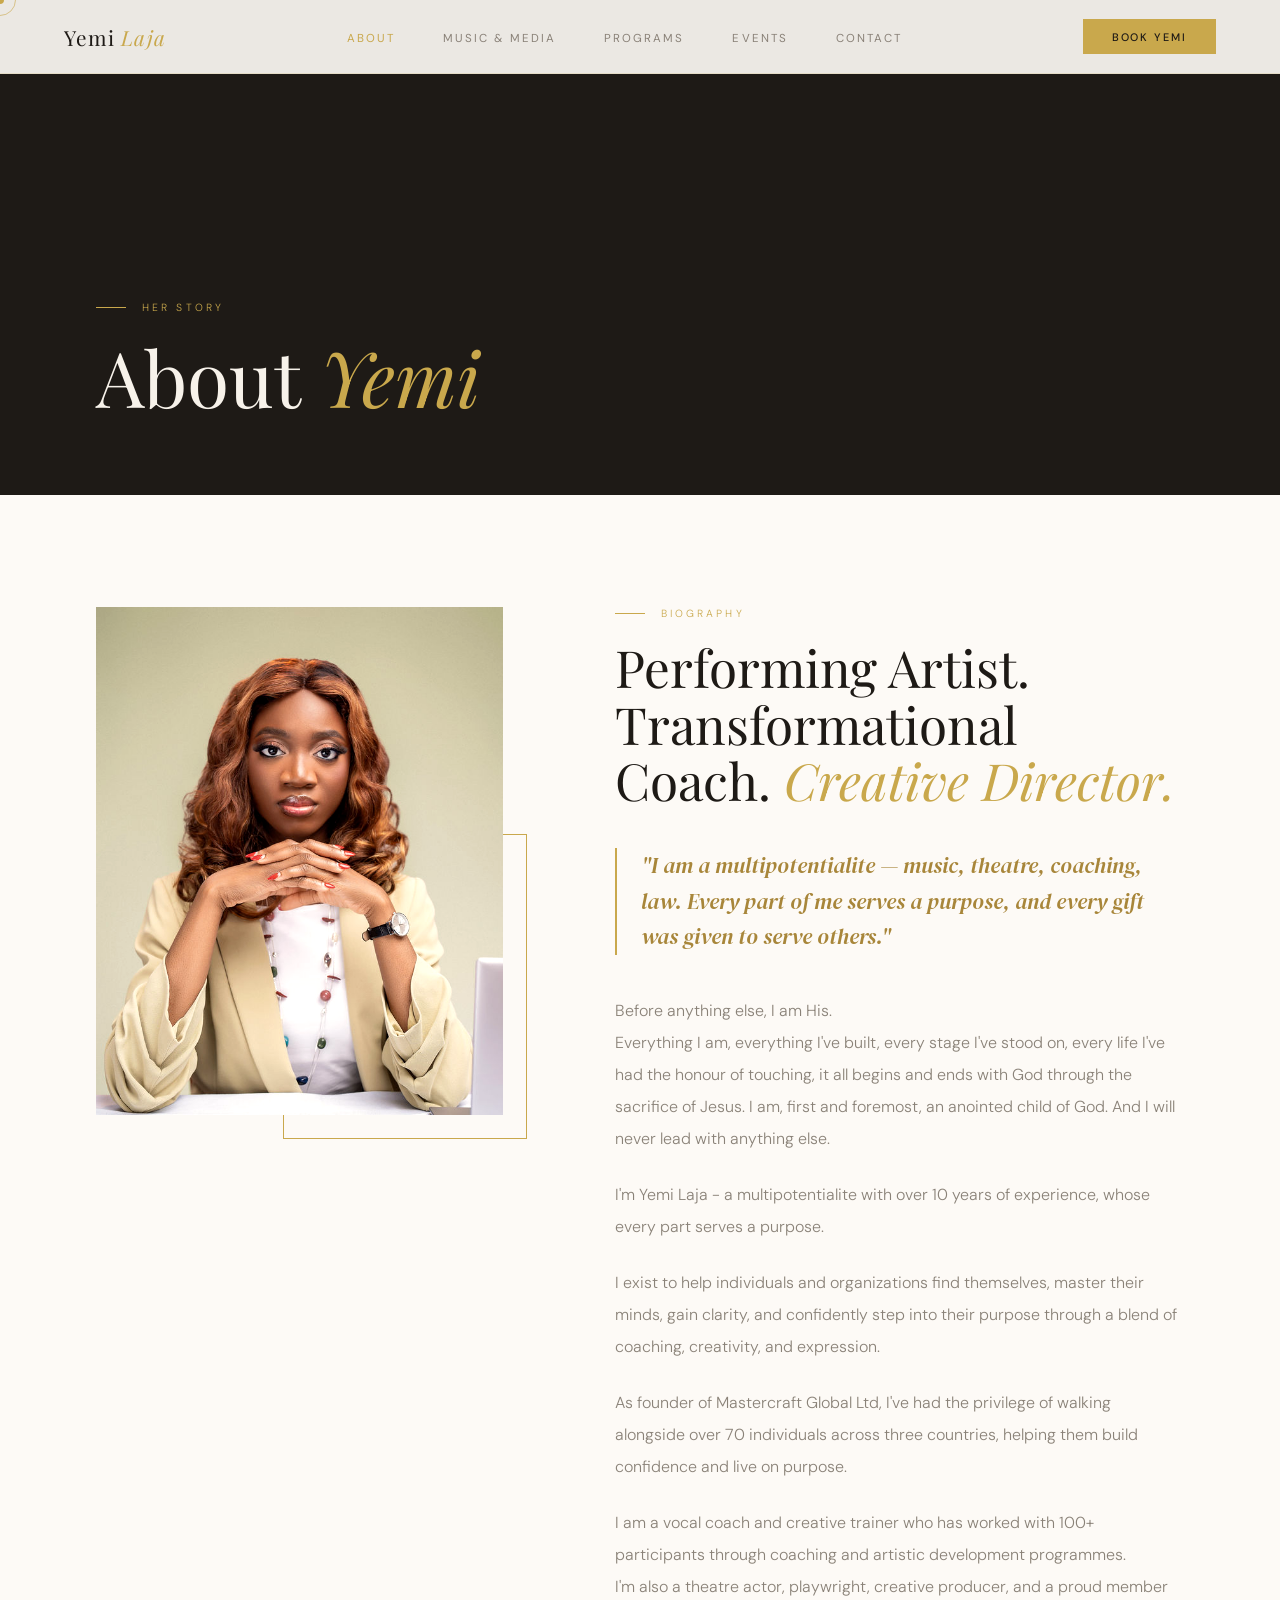
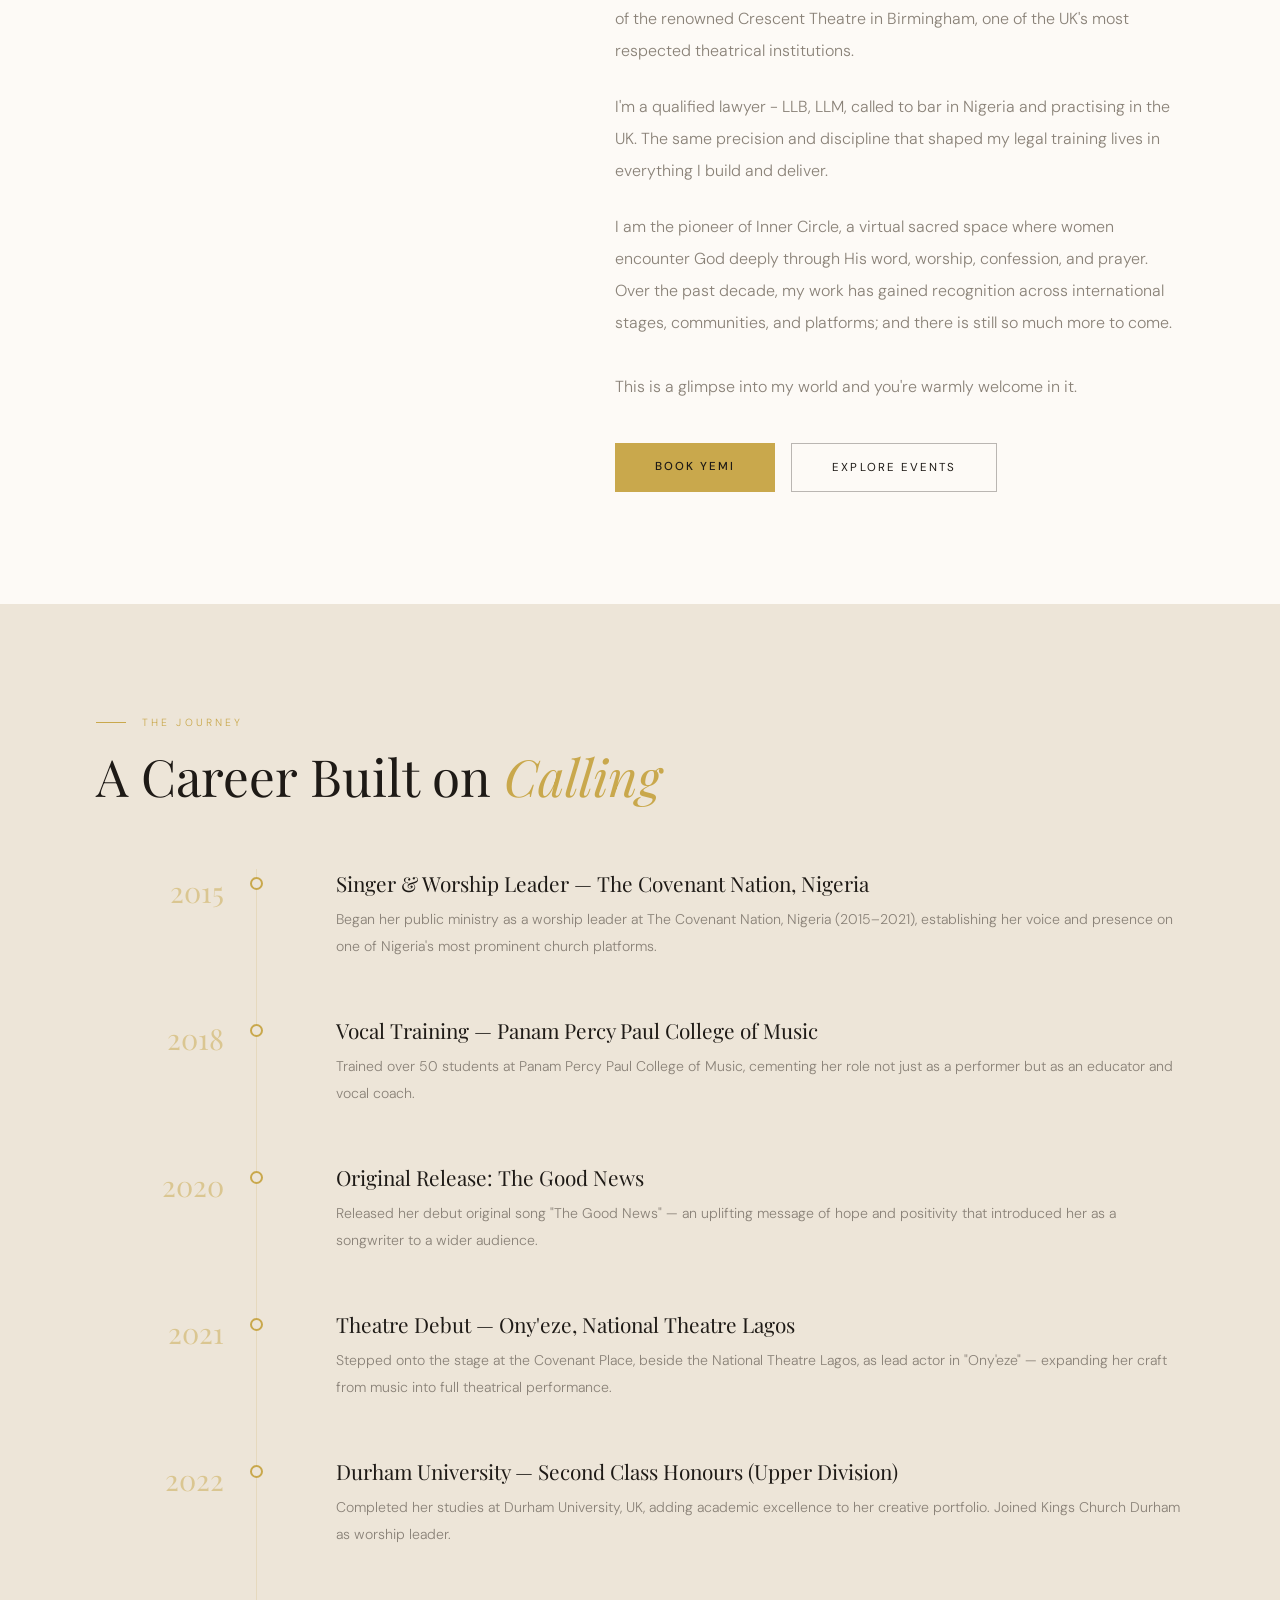
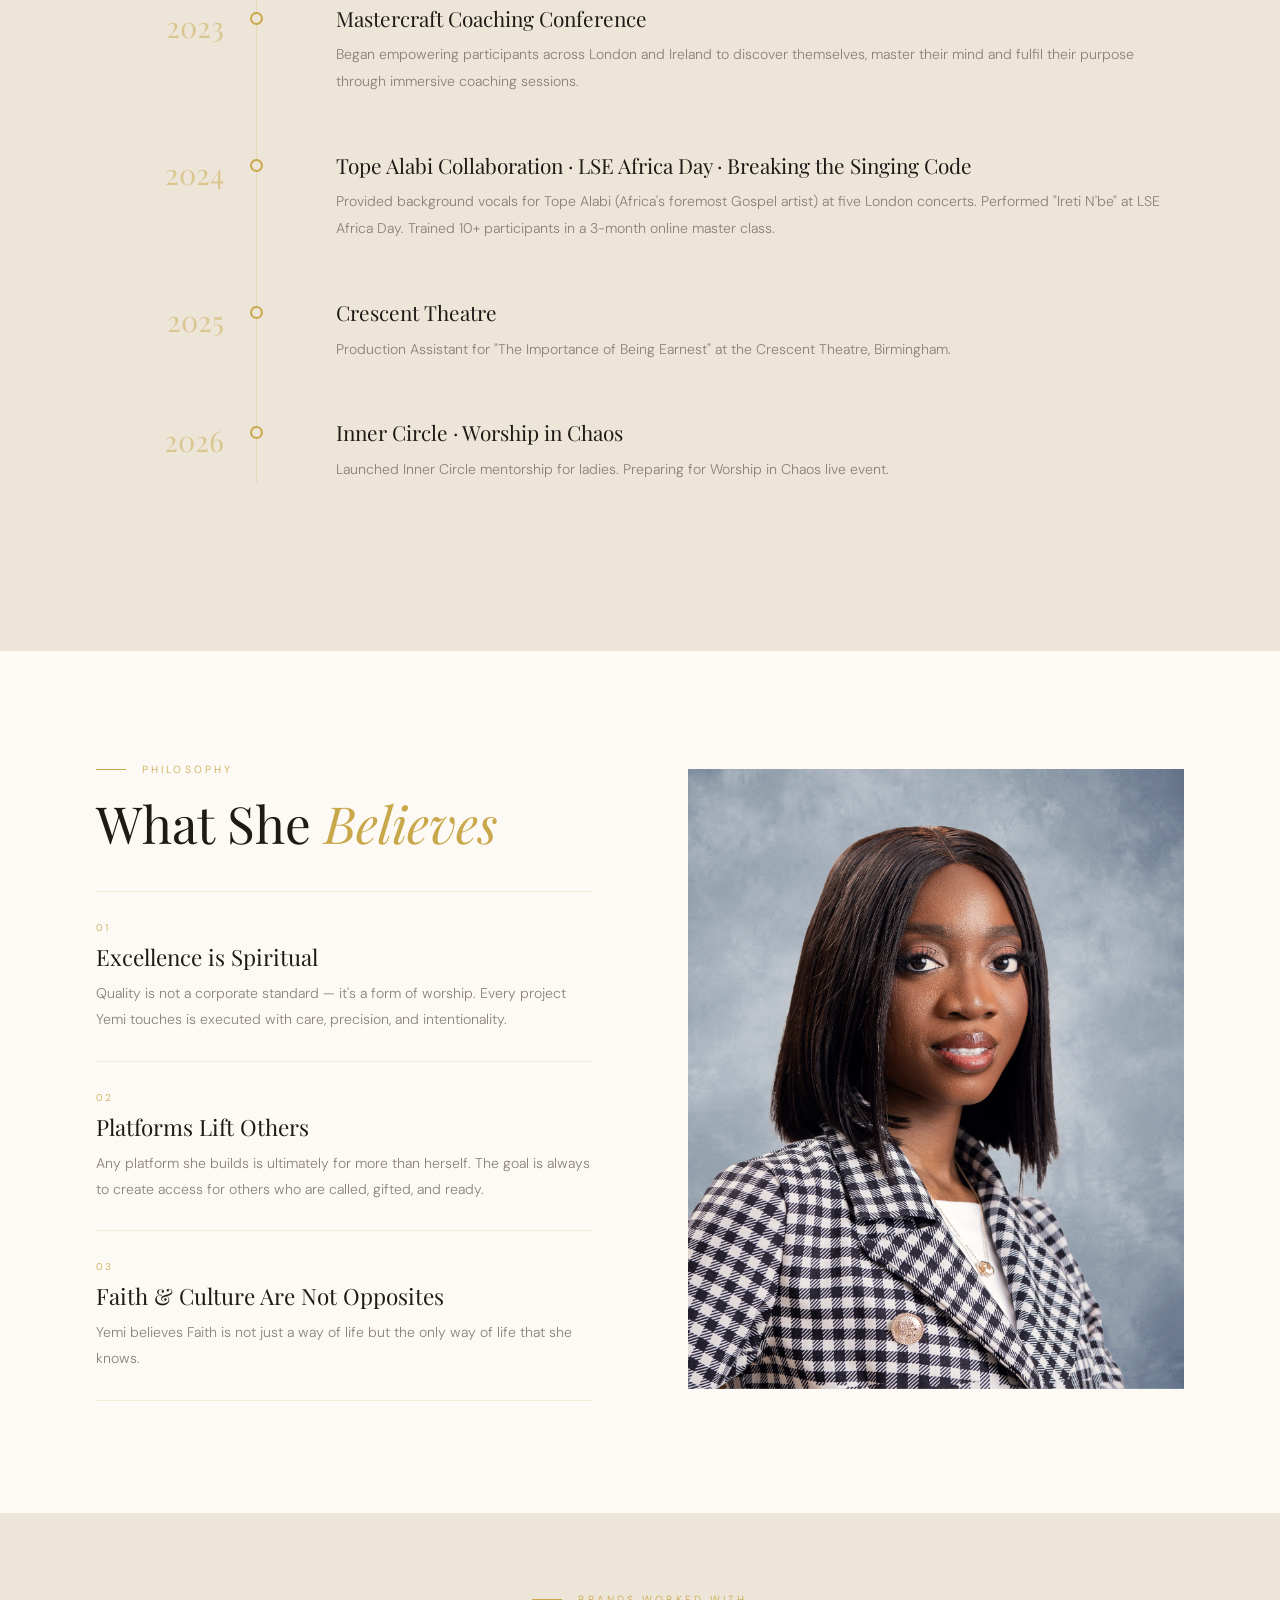
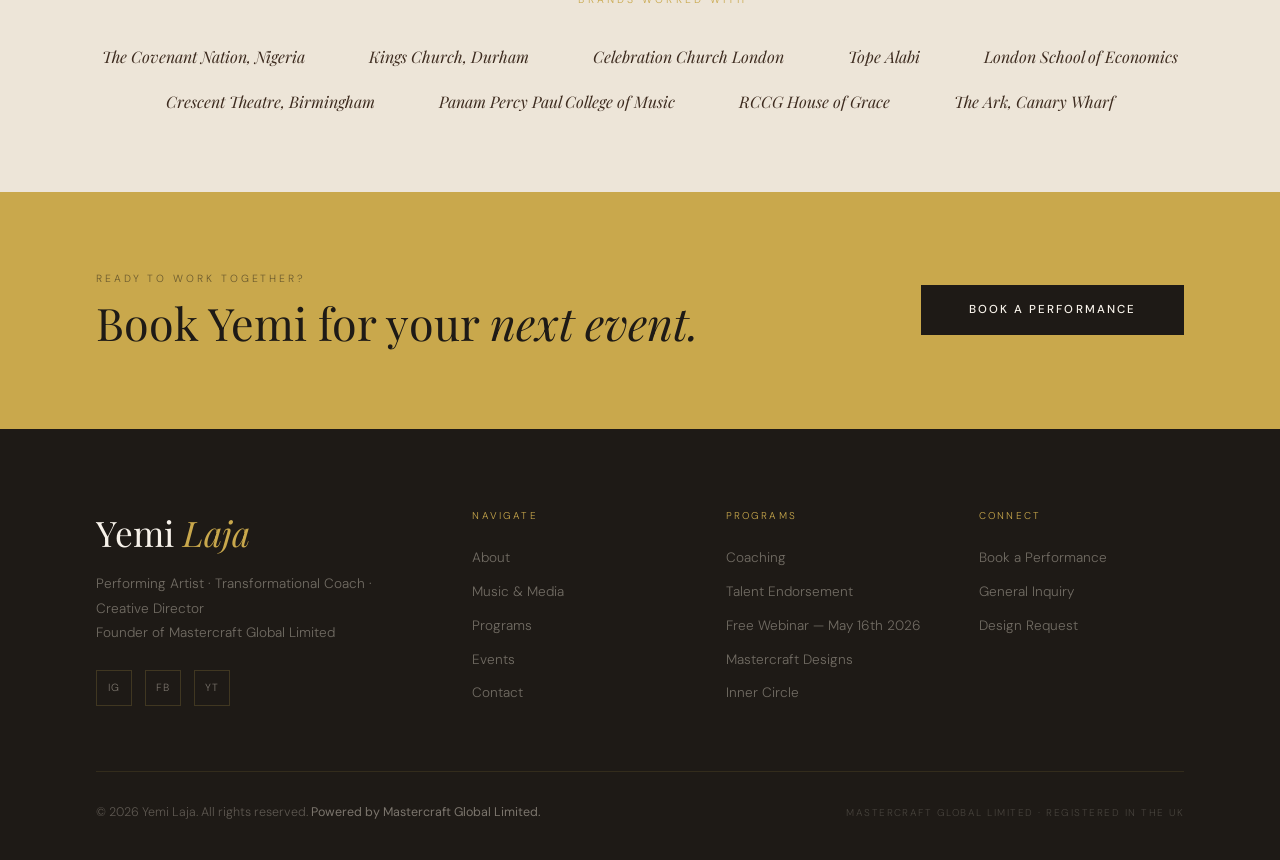
<file: about/index.html>
<!DOCTYPE html>
<html lang="en">
<head>
<meta charset="UTF-8"><meta name="viewport" content="width=device-width, initial-scale=1.0">
<title>About — Yemi Laja</title>
<link rel="preconnect" href="https://fonts.googleapis.com">
<link rel="preconnect" href="https://fonts.gstatic.com" crossorigin>
<link href="https://fonts.googleapis.com/css2?family=Playfair+Display:ital,wght@0,300;0,400;0,500;1,300;1,400&family=DM+Sans:wght@200;300;400;500&family=DM+Serif+Display:ital@0;1&display=swap" rel="stylesheet">
<link rel="stylesheet" href="/style.css">
<style>
#bio { display:grid; grid-template-columns:1fr 1.4fr; gap:7rem; align-items:start; padding:7rem 6rem; background:var(--white); }
.bio-img { position:relative; }
.bio-img img { width:100%; display:block; filter:sepia(8%) contrast(1.05); }
.bio-img-accent { position:absolute; bottom:-1.5rem; right:-1.5rem; width:60%; height:60%; border:1px solid var(--gold); z-index:-1; }
.bio-body { font-size:1rem; line-height:2; color:var(--mist); margin-bottom:1.5rem; }
.bio-quote { font-family:'DM Serif Display',serif; font-style:italic; font-size:1.35rem; line-height:1.65; color:var(--gold-dim); border-left:2px solid var(--gold); padding-left:1.5rem; margin:2.5rem 0; }
#journey { padding:7rem 6rem; background:var(--parchment); }
.timeline { margin-top:4rem; position:relative; }
.timeline::before { content:''; position:absolute; left:160px; top:0; bottom:0; width:1px; background:var(--border); }
.tl-item { display:grid; grid-template-columns:160px 1fr; gap:3rem; margin-bottom:3.5rem; position:relative; }
.tl-dot { position:absolute; left:154px; top:0.5rem; width:13px; height:13px; border-radius:50%; background:var(--parchment); border:2px solid var(--gold); }
.tl-year { font-family:'Playfair Display',serif; font-size:1.8rem; font-weight:300; color:var(--gold); opacity:0.5; text-align:right; padding-right:2rem; padding-top:0.2rem; }
.tl-content { padding-left:2rem; }
.tl-title { font-family:'Playfair Display',serif; font-size:1.3rem; font-weight:400; margin-bottom:0.6rem; color:var(--char); }
.tl-desc { font-size:0.88rem; line-height:1.9; color:var(--mist); }
#philosophy { padding:7rem 6rem; background:var(--white); display:grid; grid-template-columns:1fr 1fr; gap:6rem; align-items:center; }
.value-item { padding:1.8rem 0; border-bottom:1px solid var(--border); }
.value-item:first-child { border-top:1px solid var(--border); }
.value-num { font-size:0.62rem; letter-spacing:0.22em; text-transform:uppercase; color:var(--gold); margin-bottom:0.5rem; }
.value-title { font-family:'Playfair Display',serif; font-size:1.4rem; font-weight:400; margin-bottom:0.5rem; color:var(--char); }
.value-desc { font-size:0.88rem; line-height:1.85; color:var(--mist); }
.phil-img img { width:100%; filter:sepia(10%); }
#brands-sec { padding:5rem 6rem; background:var(--parchment); text-align:center; }
.brand-row { display:flex; flex-wrap:wrap; justify-content:center; gap:1.5rem 4rem; margin-top:2.5rem; }
.brand-nm { font-family:'Playfair Display',serif; font-style:italic; font-size:1rem; color:#3D2B1F; transition:color 0.3s; }
.brand-nm:hover { color:var(--gold); }
@media(max-width:1024px){
  #bio{grid-template-columns:1fr;padding:5rem 3rem;gap:3rem;}
  .bio-img-accent{display:none;}
  #journey{padding:5rem 3rem;}
  .timeline::before{left:80px;}
  .tl-item{grid-template-columns:80px 1fr;gap:1.5rem;}
  .tl-dot{left:74px;}
  .tl-year{font-size:1.1rem;}
  #philosophy{grid-template-columns:1fr;padding:5rem 3rem;gap:3rem;}
  .phil-img{display:none;}
  #brands-sec{padding:4rem 3rem;}
}
@media(max-width:767px){
  #bio,#journey,#philosophy,#brands-sec{padding-left:1.5rem!important;padding-right:1.5rem!important;}
  .timeline::before{display:none;}
  .tl-item{display:flex;flex-direction:column;gap:0.4rem;margin-bottom:2rem;padding-bottom:2rem;border-bottom:1px solid var(--border);}
  .tl-dot{display:none;}
  .tl-year{font-size:1rem;text-align:left;padding:0;opacity:1;}
  .tl-content{padding:0;}
}
</style>
</head>
  
<body>
<div class="mob-nav" id="mobNav">
  <button class="mob-close" onclick="closeMobNav()">✕</button>
  <a href="/">Home</a>
  <a href="/about/">About</a>
  <a href="/music/">Music & Media</a>
  <a href="/programs/">Programs</a>
  <a href="/events/">Events</a>
  <a href="/contact/">Contact</a>
</div>
<nav id="nav" class="scrolled">
  <a href="/" class="nav-logo" style="color:var(--char)">Yemi <em>Laja</em></a>
  <ul class="nav-links">
    <li><a href="/about/" style="color:var(--gold)">About</a></li>
    <li><a href="/music/">Music & Media</a></li>
    <li><a href="/programs/">Programs</a></li>
    <li><a href="/events/">Events</a></li>
    <li><a href="/contact/">Contact</a></li>
  </ul>
  <a href="/contact/#booking" class="nav-book">Book Yemi</a>
  <div class="nav-ham" onclick="openMobNav()"><span></span><span></span><span></span></div>
</nav>

<section class="page-hero">
<!--  <div class="page-hero-bg"><img src="../../photos/yemi-15.jpg" alt="Yemi Laja" ></div>-->
  <div class="page-hero-overlay"></div>
  <div class="page-hero-content">
    <p class="page-eyebrow">Her Story</p>
    <h1 class="page-title">About <em>Yemi</em></h1>
  <!--  <p class="page-subtitle">Worship artist, creative director, life coach, and founder — driven by calling, shaped by excellence.</p>-->
  </div>
</section>

<section id="bio">
  <div class="bio-img reveal">
   <img src="../photos/yemi-09.png" alt="Yemi Laja">
    <div class="bio-img-accent"></div>
  </div>
  <div class="reveal reveal-delay-1">
    <p class="section-label">Biography</p>
    <h2 class="section-heading" style="color:var(--char);margin-bottom:1.5rem;">Performing Artist. Transformational Coach. <em>Creative Director.</em></h2>
    <blockquote class="bio-quote">"I am a multipotentialite — music, theatre, coaching, law. Every part of me serves a purpose, and every gift was given to serve others."</blockquote>
   <p class="bio-body">Before anything else, I am His.<br>Everything I am, everything I've built, every stage I've stood on, every life I've had the honour of touching, it all begins and ends with God through the sacrifice of Jesus. I am, first and foremost, an anointed child of God. And I will never lead with anything else.</p>
    <p class="bio-body">I'm Yemi Laja - a multipotentialite with over 10 years of experience, whose every part serves a purpose.</p>
    <p class="bio-body">I exist to help individuals and organizations find themselves, master their minds, gain clarity, and confidently step into their purpose through a blend of coaching, creativity, and expression.</p>
    <p class="bio-body">As founder of Mastercraft Global Ltd, I've had the privilege of walking alongside over 70 individuals across three countries, helping them build confidence and live on purpose.</p>
    <p class="bio-body">I am a vocal coach and creative trainer who has worked with 100+ participants through coaching and artistic development programmes.<br> 
I'm also a theatre actor, playwright, creative producer, and a proud member of the renowned Crescent Theatre in Birmingham, one of the UK's most respected theatrical institutions.</p>
   <p class="bio-body">I'm a qualified lawyer - LLB, LLM, called to bar in Nigeria and practising in the UK. The same precision and discipline that shaped my legal training lives in everything I build and deliver.</p>
   <p class="bio-body">I am the pioneer of Inner Circle, a virtual sacred space where women encounter God deeply through His word, worship, confession, and prayer. Over the past decade, my work has gained recognition across international stages, communities, and platforms; and there is still so much more to come.
<br> <br>
This is a glimpse into my world and you're warmly welcome in it.</p>
   <div style="display:flex;gap:1rem;flex-wrap:wrap;margin-top:2.5rem;">
      <a href="/contact/#booking" class="cta-primary">Book Yemi</a>
      <a href="/programs/" class="cta-ghost" style="color:var(--char);border-color:rgba(30,26,22,0.3);">Explore Events</a>
    </div>
  </div>
</section>

<section id="journey">
  <div class="reveal">
    <p class="section-label">The Journey</p>
    <h2 class="section-heading" style="color:var(--char);">A Career Built on <em>Calling</em></h2>
  </div>
  <div class="timeline">
    <div class="tl-item reveal reveal-delay-1"><div class="tl-year">2015</div><div class="tl-dot"></div><div class="tl-content"><div class="tl-title">Singer & Worship Leader — The Covenant Nation, Nigeria</div><p class="tl-desc">Began her public ministry as a worship leader at The Covenant Nation, Nigeria (2015–2021), establishing her voice and presence on one of Nigeria's most prominent church platforms.</p></div></div>
    <div class="tl-item reveal reveal-delay-2"><div class="tl-year">2018</div><div class="tl-dot"></div><div class="tl-content"><div class="tl-title">Vocal Training — Panam Percy Paul College of Music</div><p class="tl-desc">Trained over 50 students at Panam Percy Paul College of Music, cementing her role not just as a performer but as an educator and vocal coach.</p></div></div>
    <div class="tl-item reveal reveal-delay-3"><div class="tl-year">2020</div><div class="tl-dot"></div><div class="tl-content"><div class="tl-title">Original Release: The Good News</div><p class="tl-desc">Released her debut original song "The Good News" — an uplifting message of hope and positivity that introduced her as a songwriter to a wider audience.</p></div></div>
    <div class="tl-item reveal"><div class="tl-year">2021</div><div class="tl-dot"></div><div class="tl-content"><div class="tl-title">Theatre Debut — Ony'eze, National Theatre Lagos</div><p class="tl-desc">Stepped onto the stage at the Covenant Place, beside the National Theatre Lagos, as lead actor in "Ony'eze" — expanding her craft from music into full theatrical performance.</p></div></div>
    <div class="tl-item reveal reveal-delay-1"><div class="tl-year">2022</div><div class="tl-dot"></div><div class="tl-content"><div class="tl-title">Durham University — Second Class Honours (Upper Division)</div><p class="tl-desc">Completed her studies at Durham University, UK, adding academic excellence to her creative portfolio. Joined Kings Church Durham as worship leader.</p></div></div>
    <div class="tl-item reveal reveal-delay-2"><div class="tl-year">2023</div><div class="tl-dot"></div><div class="tl-content"><div class="tl-title">Mastercraft Coaching Conference</div><p class="tl-desc">Began empowering participants across London and Ireland to discover themselves, master their mind and fulfil their purpose through immersive coaching sessions.</p></div></div>
    <div class="tl-item reveal reveal-delay-3"><div class="tl-year">2024</div><div class="tl-dot"></div><div class="tl-content"><div class="tl-title">Tope Alabi Collaboration · LSE Africa Day · Breaking the Singing Code</div><p class="tl-desc">Provided background vocals for Tope Alabi (Africa's foremost Gospel artist) at five London concerts. Performed "Ireti N'be" at LSE Africa Day. Trained 10+ participants in a 3-month online master class.</p></div></div>
    <div class="tl-item reveal"><div class="tl-year">2025</div><div class="tl-dot"></div><div class="tl-content"><div class="tl-title">Crescent Theatre </div><p class="tl-desc">Production Assistant for "The Importance of Being Earnest" at the Crescent Theatre, Birmingham.</p></div></div>
   <div class="tl-item reveal"><div class="tl-year">2026</div><div class="tl-dot"></div><div class="tl-content"><div class="tl-title">Inner Circle · Worship in Chaos</div><p class="tl-desc"> Launched Inner Circle mentorship for ladies. Preparing for Worship in Chaos live event.</p></div></div>
 
  </div>
</section>

<section id="philosophy">
  <div class="reveal">
    <p class="section-label">Philosophy</p>
    <h2 class="section-heading" style="color:var(--char);margin-bottom:2.5rem;">What She <em>Believes</em></h2>
    <div>
      <div class="value-item"><div class="value-num">01</div><div class="value-title">Excellence is Spiritual</div><div class="value-desc">Quality is not a corporate standard — it's a form of worship. Every project Yemi touches is executed with care, precision, and intentionality.</div></div>
      <div class="value-item"><div class="value-num">02</div><div class="value-title">Platforms Lift Others</div><div class="value-desc">Any platform she builds is ultimately for more than herself. The goal is always to create access for others who are called, gifted, and ready.</div></div>
      <div class="value-item"><div class="value-num">03</div><div class="value-title">Faith & Culture Are Not Opposites</div><div class="value-desc">Yemi believes Faith is not just a way of life but the only way of life that she knows.</div></div>
    </div>
  </div>
  <div class="phil-img reveal reveal-delay-2">
    <img src="../../photos/yemi-15.jpg" alt="Yemi Laja" >
  </div>
</section>

<section id="brands-sec">
  <p class="section-label reveal" style="justify-content:center;">Brands Worked With</p>
  <div class="brand-row reveal reveal-delay-1">
    <span class="brand-nm">The Covenant Nation, Nigeria</span>
    <span class="brand-nm">Kings Church, Durham</span>
    <span class="brand-nm">Celebration Church London</span>
    <span class="brand-nm">Tope Alabi</span>
    <span class="brand-nm">London School of Economics</span>
    <span class="brand-nm">Crescent Theatre, Birmingham</span>
    <span class="brand-nm">Panam Percy Paul College of Music</span>
    <span class="brand-nm">RCCG House of Grace</span><span class="brand-nm">The Ark, Canary Wharf</span>
  </div>
</section>

<div id="cta-band" class="reveal">
  <div class="cta-band-text"><p class="cta-band-eyebrow">Ready to work together?</p><h2 class="cta-band-heading">Book Yemi for your <em>next event.</em></h2></div>
  <a href="/contact/#booking" class="cta-dark">Book a Performance</a>
</div>

<footer>
  <div class="footer-top">
    <div><div class="footer-brand-name">Yemi <em>Laja</em></div><p class="footer-tagline">Performing Artist · Transformational Coach · Creative Director<br>Founder of Mastercraft Global Limited</p><div class="footer-socials"><a href="https://www.instagram.com/yemi_laja/" class="footer-social">IG</a><a href="https://www.facebook.com/omolaja.olayemi.5/" class="footer-social">FB</a><a href="https://www.youtube.com/channel/UC3ddBQKgWxhFjno4_jDT34g" class="footer-social">YT</a></div></div>
    <div><p class="footer-col-title">Navigate</p><ul class="footer-links"><li><a href="/about/">About</a></li><li><a href="/music/">Music & Media</a></li><li><a href="/programs/">Programs</a></li><li><a href="/events/">Events</a></li><li><a href="/contact/">Contact</a></li></ul></div>
    <div><p class="footer-col-title">Programs</p><ul class="footer-links"><li><a href="/programs/#coaching">Coaching</a></li><li><a href="/programs/#endorsement">Talent Endorsement</a></li><li><a href="/global-talent-webinar/">Free Webinar — May 16th 2026</a></li><li><a href="/programs/#design">Mastercraft Designs</a></li><li><a href="/inner-circle/">Inner Circle</a></li></ul></div>
    <div><p class="footer-col-title">Connect</p><ul class="footer-links"><li><a href="/contact/#booking">Book a Performance</a></li><li><a href="/contact/#inquiry">General Inquiry</a></li><li><a href="/contact/#design">Design Request</a></li></ul></div>
  </div>
  <div class="footer-bottom"><p class="footer-legal">© 2026 Yemi Laja. All rights reserved. <strong>Powered by Mastercraft Global Limited.</strong></p><p class="footer-mc">Mastercraft Global Limited · Registered in the UK</p></div>
</footer>
<script>
const nav=document.getElementById('nav');
function openMobNav(){document.getElementById('mobNav').classList.add('open');}
function closeMobNav(){document.getElementById('mobNav').classList.remove('open');}
const obs=new IntersectionObserver(e=>e.forEach(x=>{if(x.isIntersecting)x.target.classList.add('visible');}),{threshold:0.12});
document.querySelectorAll('.reveal').forEach(el=>obs.observe(el));
</script>
  <div class="cursor" id="cursor"></div>
    <div class="cursor-ring" id="cursor-ring"></div>
    <script src="../cursor.js"></script>
</body></html>
</file>
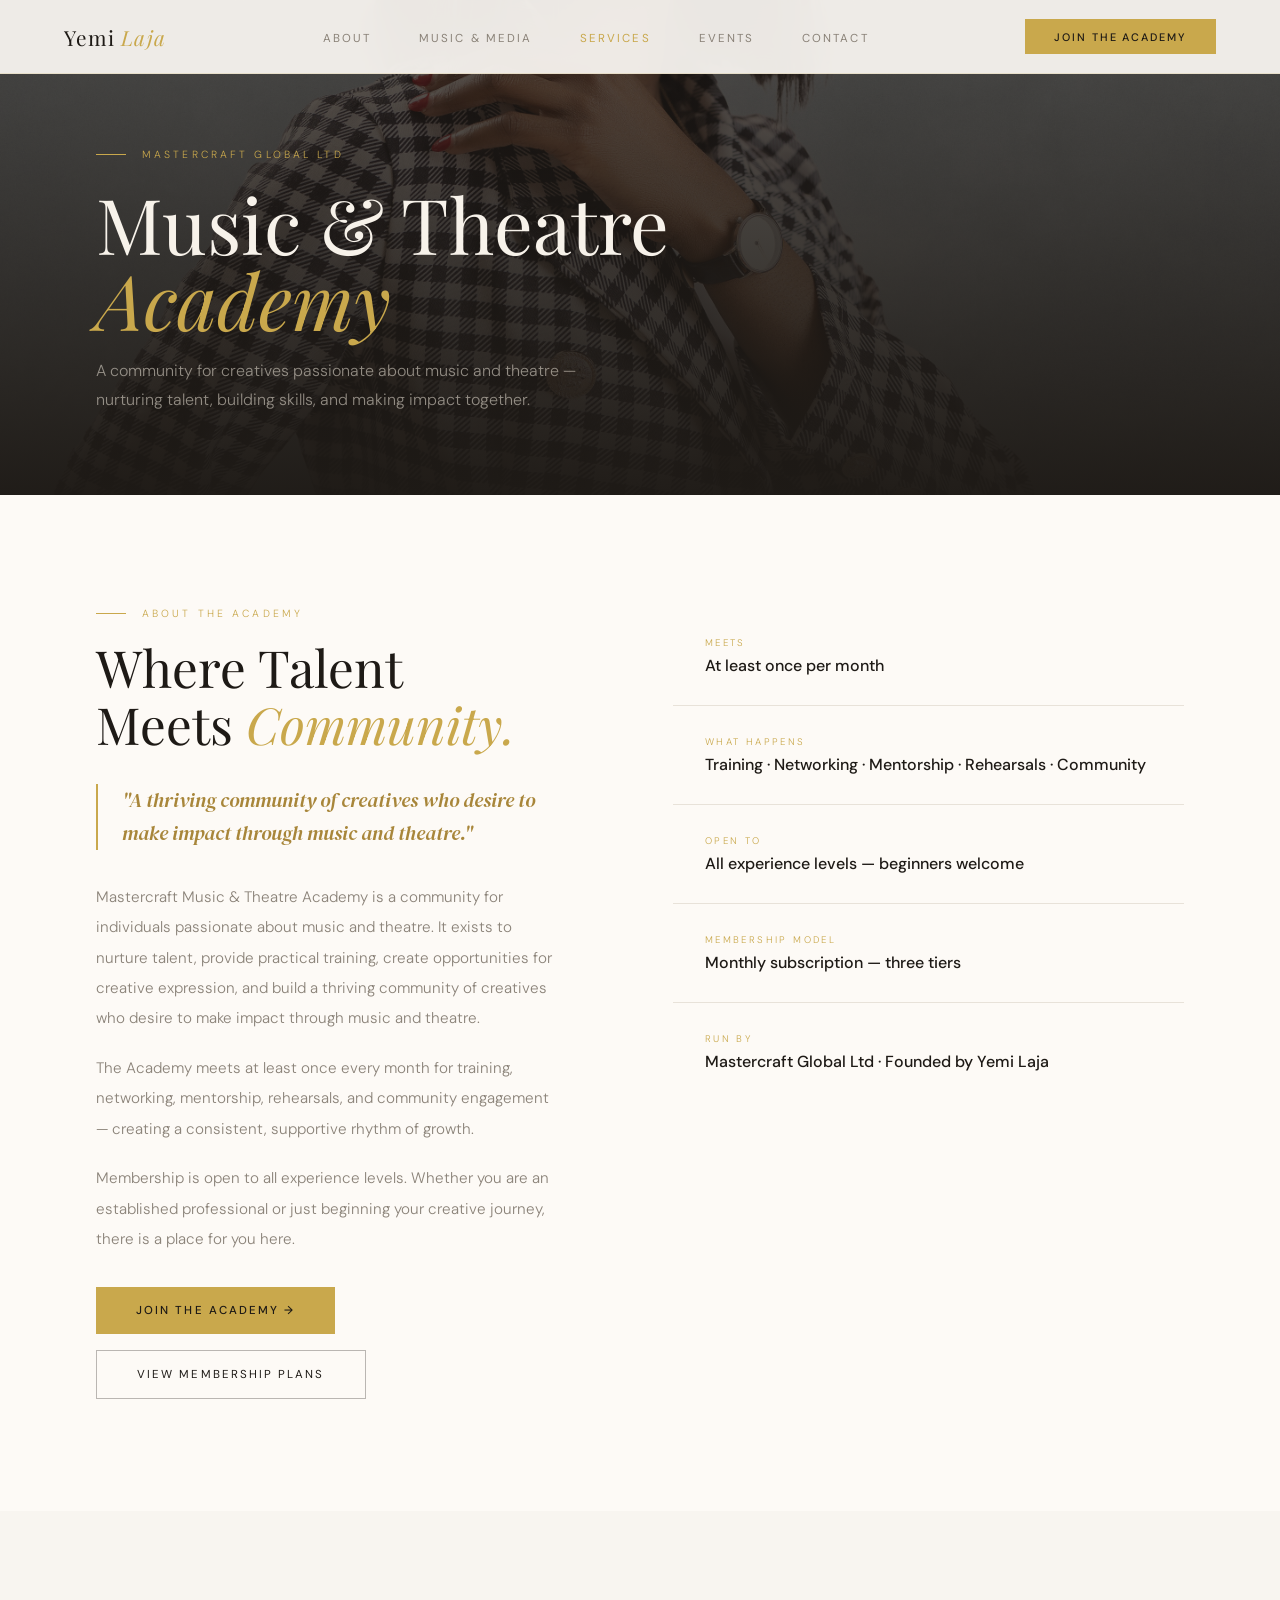
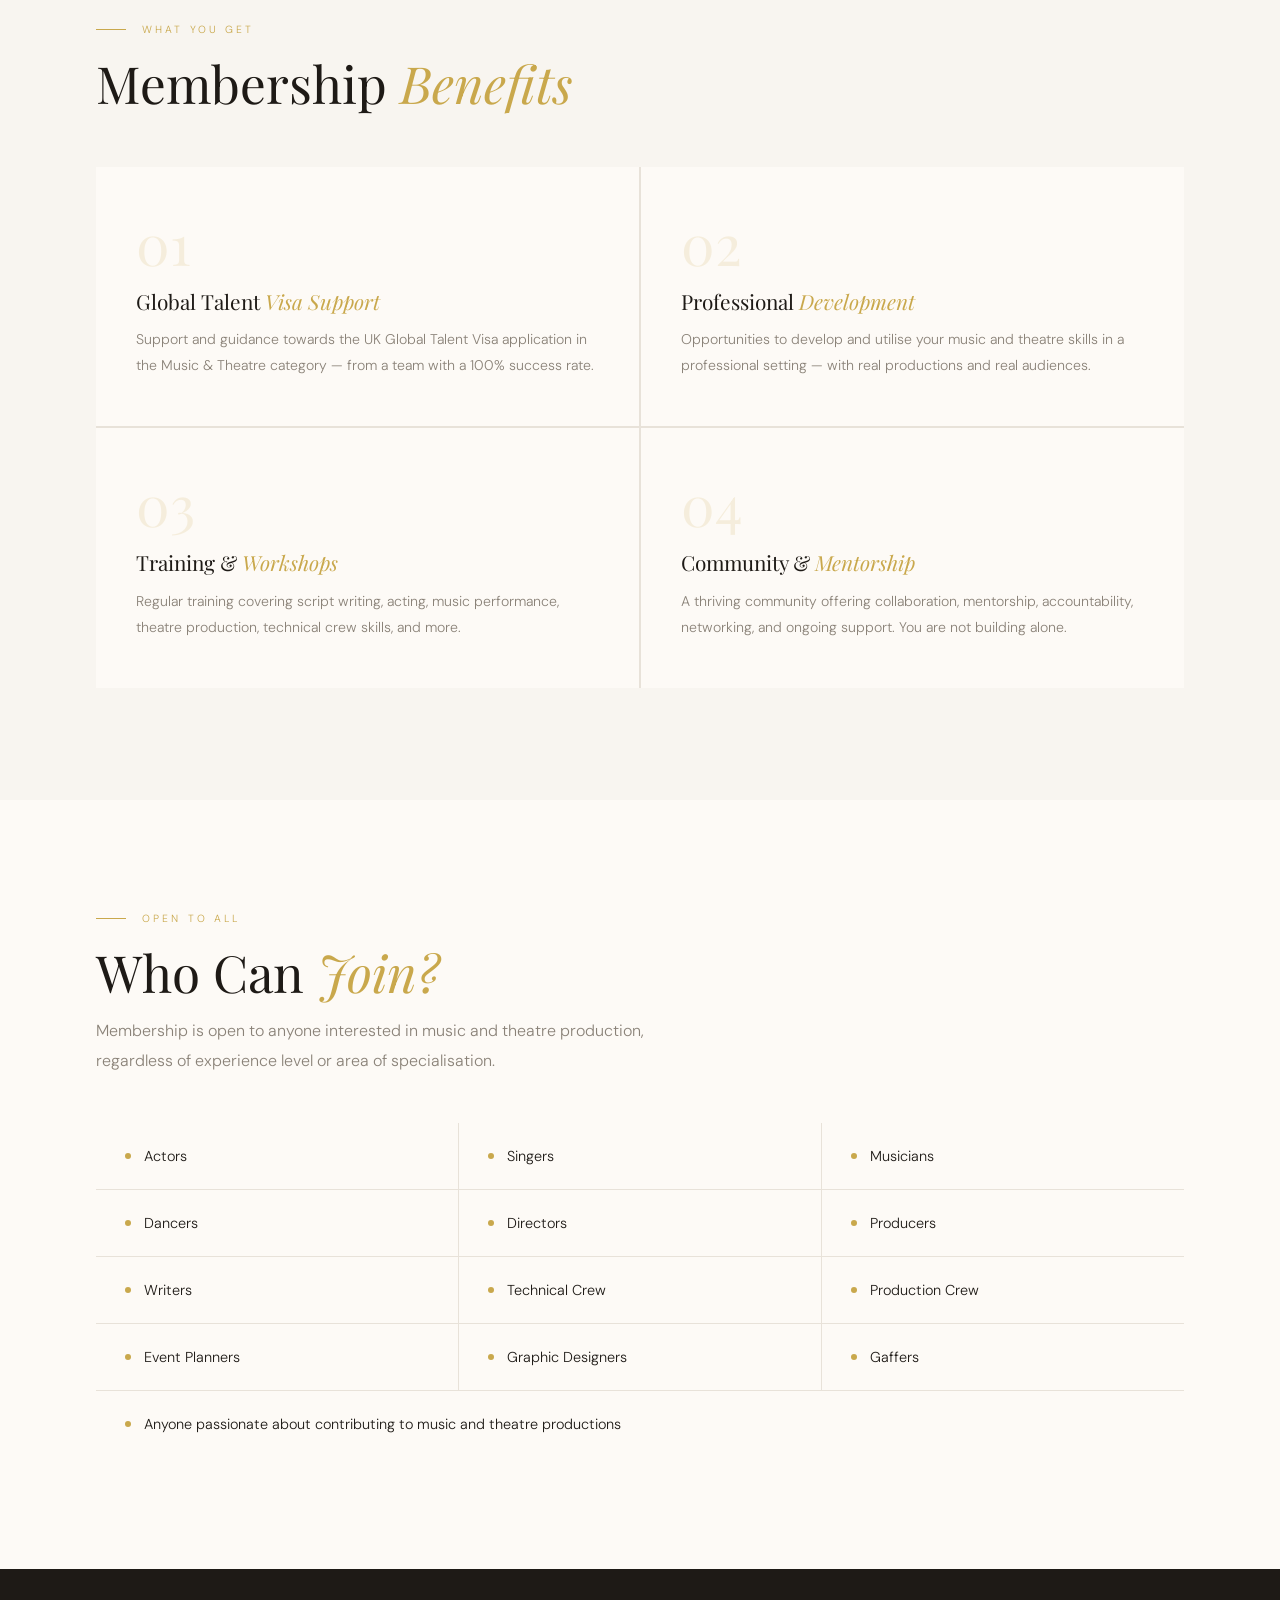
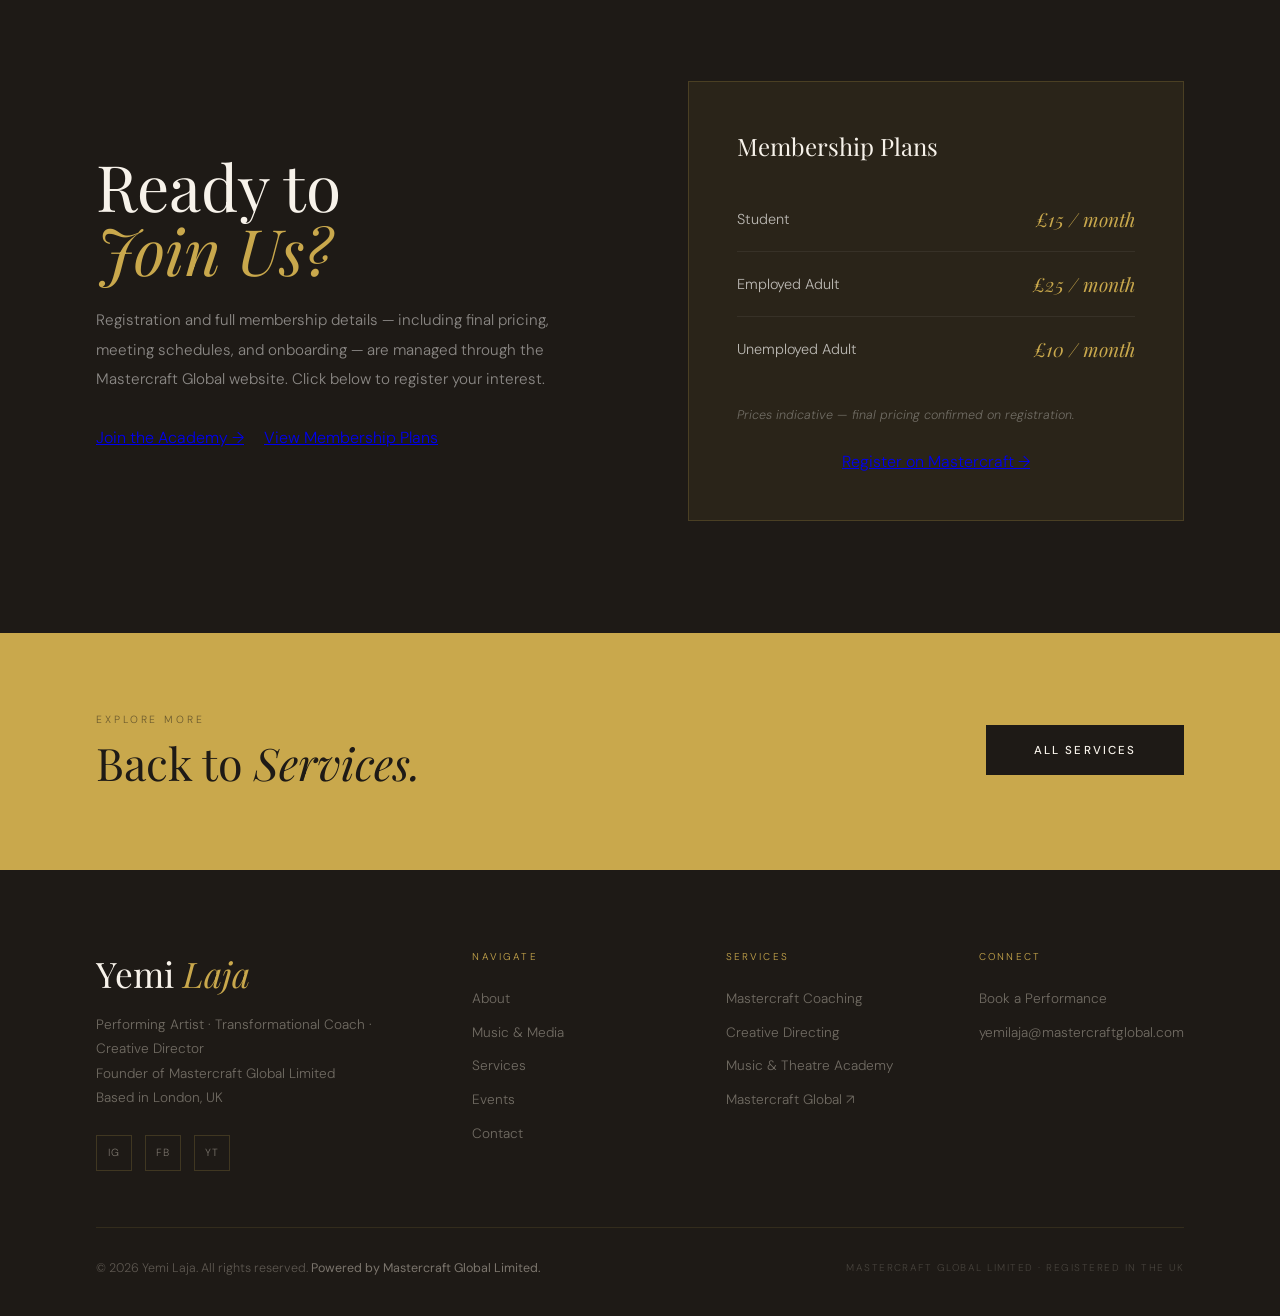
<file: academy/index.html>
<!DOCTYPE html>
<html lang="en">
<head>
<meta charset="UTF-8">
<meta name="viewport" content="width=device-width, initial-scale=1.0">
<title>Mastercraft Music & Theatre Academy — Yemi Laja</title>
<link rel="preconnect" href="https://fonts.googleapis.com">
<link rel="preconnect" href="https://fonts.gstatic.com" crossorigin>
<link href="https://fonts.googleapis.com/css2?family=Playfair+Display:ital,wght@0,300;0,400;0,500;1,300;1,400&family=DM+Sans:wght@200;300;400;500&family=DM+Serif+Display:ital@0;1&display=swap" rel="stylesheet">
<link rel="stylesheet" href="../style.css">
<style>
#academy-intro { padding:7rem 6rem; background:var(--white); display:grid; grid-template-columns:1fr 1.1fr; gap:7rem; align-items:start; }
.ai-body { font-size:0.95rem; line-height:2; color:var(--mist); margin-bottom:1.2rem; }
.ai-quote { font-family:'DM Serif Display',serif; font-style:italic; font-size:1.25rem; line-height:1.65; color:var(--gold-dim); border-left:2px solid var(--gold); padding-left:1.5rem; margin:2rem 0; }
.ai-blocks { display:flex; flex-direction:column; gap:1px; background:var(--stone); }
.ai-block { background:var(--white); padding:1.8rem 2rem; }
.ai-block-label { font-size:0.6rem; letter-spacing:0.25em; text-transform:uppercase; color:var(--gold); margin-bottom:0.4rem; }
.ai-block-val { font-size:1rem; color:var(--char); font-weight:500; }

#academy-benefits { padding:7rem 6rem; background:var(--ivory); }
.ab-grid { display:grid; grid-template-columns:repeat(2,1fr); gap:2px; background:var(--stone); margin-top:3.5rem; }
.ab-card { background:var(--white); padding:3rem 2.5rem; }
.ab-num { font-family:'Playfair Display',serif; font-size:3.5rem; font-weight:300; color:rgba(201,168,76,0.15); line-height:1; margin-bottom:1rem; }
.ab-title { font-family:'Playfair Display',serif; font-size:1.3rem; font-weight:400; color:var(--char); margin-bottom:0.7rem; }
.ab-title em { font-style:italic; color:var(--gold); }
.ab-body { font-size:0.88rem; line-height:1.85; color:var(--mist); }

#academy-who { padding:7rem 6rem; background:var(--white); }
.aw-list { display:grid; grid-template-columns:repeat(3,1fr); gap:1px; background:var(--stone); margin-top:3rem; }
.aw-item { background:var(--white); padding:1.5rem 1.8rem; display:flex; align-items:center; gap:0.8rem; }
.aw-dot { width:6px; height:6px; background:var(--gold); border-radius:50%; flex-shrink:0; }
.aw-name { font-size:0.9rem; color:var(--char); }

#academy-cta { padding:7rem 6rem; background:var(--char); display:grid; grid-template-columns:1fr 1fr; gap:6rem; align-items:center; }
.act-heading { font-family:'Playfair Display',serif; font-size:clamp(2.5rem,5vw,4.5rem); font-weight:300; color:var(--cream); line-height:1; margin-bottom:1.5rem; }
.act-heading em { font-style:italic; color:var(--gold); display:block; }
.act-body { font-size:0.95rem; line-height:1.95; color:rgba(250,248,245,0.5); margin-bottom:2rem; }
.act-right { padding:3rem; background:rgba(201,168,76,0.07); border:1px solid rgba(201,168,76,0.2); }
.act-right h3 { font-family:'Playfair Display',serif; font-size:1.5rem; font-weight:300; color:var(--cream); margin-bottom:1.5rem; }
.act-plan { padding:1.2rem 0; border-bottom:1px solid rgba(255,255,255,0.06); display:flex; justify-content:space-between; align-items:center; }
.act-plan:last-of-type { border-bottom:none; margin-bottom:1.5rem; }
.act-plan-name { font-size:0.9rem; color:rgba(250,248,245,0.7); }
.act-plan-price { font-family:'Playfair Display',serif; font-size:1.2rem; color:var(--gold); font-style:italic; }

@media(max-width:1024px){
  #academy-intro,#academy-cta{grid-template-columns:1fr;padding:5rem 3rem;gap:3rem;}
  #academy-benefits,#academy-who{padding:5rem 3rem;}
  .ab-grid{grid-template-columns:1fr;}
  .aw-list{grid-template-columns:1fr 1fr;}
}
@media(max-width:767px){
  #academy-intro,#academy-benefits,#academy-who,#academy-cta{padding-left:1.5rem!important;padding-right:1.5rem!important;}
  .aw-list{grid-template-columns:1fr;}
}
</style>
</head>
<body>

<div class="mob-nav" id="mobNav">
  <button class="mob-close" onclick="closeMobNav()">✕</button>
  <a href="/">Home</a>
  <a href="/about/">About</a>
  <a href="/music/">Music &amp; Media</a>
  <a href="/services/">Services</a>
  <a href="/events/">Events</a>
  <a href="/contact/">Contact</a>
</div>

<nav id="nav" class="scrolled">
  <a href="/" class="nav-logo" style="color:var(--char)">Yemi <em>Laja</em></a>
  <ul class="nav-links">
    <li><a href="/about/">About</a></li>
    <li><a href="/music/">Music &amp; Media</a></li>
    <li><a href="/services/" style="color:var(--gold)">Services</a></li>
    <li><a href="/events/">Events</a></li>
    <li><a href="/contact/">Contact</a></li>
  </ul>
  <a href="https://mastercraftglobal.com/academy/" target="_blank" class="nav-book">Join the Academy</a>
  <div class="nav-ham" onclick="openMobNav()"><span></span><span></span><span></span></div>
</nav>

<section class="page-hero">
  <div class="page-hero-bg"><img src="../photos/yemi-14.jpg" alt="Mastercraft Music & Theatre Academy"></div>
  <div class="page-hero-overlay"></div>
  <div class="page-hero-content">
    <p class="page-eyebrow">Mastercraft Global Ltd</p>
    <h1 class="page-title">Music &amp; Theatre <em>Academy</em></h1>
    <p class="page-subtitle">A community for creatives passionate about music and theatre — nurturing talent, building skills, and making impact together.</p>
  </div>
</section>

<!-- INTRO -->
<section id="academy-intro">
  <div class="reveal">
    <p class="section-label">About the Academy</p>
    <h2 class="section-heading" style="color:var(--char);margin-bottom:1.5rem;">Where Talent<br>Meets <em>Community.</em></h2>
    <blockquote class="ai-quote">"A thriving community of creatives who desire to make impact through music and theatre."</blockquote>
    <p class="ai-body">Mastercraft Music &amp; Theatre Academy is a community for individuals passionate about music and theatre. It exists to nurture talent, provide practical training, create opportunities for creative expression, and build a thriving community of creatives who desire to make impact through music and theatre.</p>
    <p class="ai-body">The Academy meets at least once every month for training, networking, mentorship, rehearsals, and community engagement — creating a consistent, supportive rhythm of growth.</p>
    <p class="ai-body">Membership is open to all experience levels. Whether you are an established professional or just beginning your creative journey, there is a place for you here.</p>
    <div style="display:flex;gap:1rem;flex-wrap:wrap;margin-top:2rem;">
      <a href="https://mastercraftglobal.com/academy/" target="_blank" class="cta-primary">Join the Academy →</a>
      <a href="https://mastercraftglobal.com/academy/#membership" target="_blank" class="cta-ghost" style="color:var(--char);border-color:rgba(30,26,22,0.3);">View Membership Plans</a>
    </div>
  </div>
  <div class="reveal rd1">
    <div class="ai-blocks">
      <div class="ai-block">
        <div class="ai-block-label">Meets</div>
        <div class="ai-block-val">At least once per month</div>
      </div>
      <div class="ai-block">
        <div class="ai-block-label">What Happens</div>
        <div class="ai-block-val">Training · Networking · Mentorship · Rehearsals · Community</div>
      </div>
      <div class="ai-block">
        <div class="ai-block-label">Open To</div>
        <div class="ai-block-val">All experience levels — beginners welcome</div>
      </div>
      <div class="ai-block">
        <div class="ai-block-label">Membership Model</div>
        <div class="ai-block-val">Monthly subscription — three tiers</div>
      </div>
      <div class="ai-block">
        <div class="ai-block-label">Run By</div>
        <div class="ai-block-val">Mastercraft Global Ltd · Founded by Yemi Laja</div>
      </div>
    </div>
  </div>
</section>

<!-- BENEFITS -->
<section id="academy-benefits">
  <div class="reveal">
    <p class="section-label">What You Get</p>
    <h2 class="section-heading" style="color:var(--char);">Membership <em>Benefits</em></h2>
  </div>
  <div class="ab-grid">
    <div class="ab-card reveal rd1">
      <div class="ab-num">01</div>
      <div class="ab-title">Global Talent <em>Visa Support</em></div>
      <p class="ab-body">Support and guidance towards the UK Global Talent Visa application in the Music &amp; Theatre category — from a team with a 100% success rate.</p>
    </div>
    <div class="ab-card reveal rd2">
      <div class="ab-num">02</div>
      <div class="ab-title">Professional <em>Development</em></div>
      <p class="ab-body">Opportunities to develop and utilise your music and theatre skills in a professional setting — with real productions and real audiences.</p>
    </div>
    <div class="ab-card reveal rd1">
      <div class="ab-num">03</div>
      <div class="ab-title">Training &amp; <em>Workshops</em></div>
      <p class="ab-body">Regular training covering script writing, acting, music performance, theatre production, technical crew skills, and more.</p>
    </div>
    <div class="ab-card reveal rd2">
      <div class="ab-num">04</div>
      <div class="ab-title">Community &amp; <em>Mentorship</em></div>
      <p class="ab-body">A thriving community offering collaboration, mentorship, accountability, networking, and ongoing support. You are not building alone.</p>
    </div>
  </div>
</section>

<!-- WHO CAN JOIN -->
<section id="academy-who">
  <div class="reveal">
    <p class="section-label">Open to All</p>
    <h2 class="section-heading" style="color:var(--char);">Who Can <em>Join?</em></h2>
    <p style="font-size:1rem;color:var(--mist);margin-top:1rem;max-width:580px;line-height:1.85;">Membership is open to anyone interested in music and theatre production, regardless of experience level or area of specialisation.</p>
  </div>
  <div class="aw-list reveal rd1">
    <div class="aw-item"><div class="aw-dot"></div><div class="aw-name">Actors</div></div>
    <div class="aw-item"><div class="aw-dot"></div><div class="aw-name">Singers</div></div>
    <div class="aw-item"><div class="aw-dot"></div><div class="aw-name">Musicians</div></div>
    <div class="aw-item"><div class="aw-dot"></div><div class="aw-name">Dancers</div></div>
    <div class="aw-item"><div class="aw-dot"></div><div class="aw-name">Directors</div></div>
    <div class="aw-item"><div class="aw-dot"></div><div class="aw-name">Producers</div></div>
    <div class="aw-item"><div class="aw-dot"></div><div class="aw-name">Writers</div></div>
    <div class="aw-item"><div class="aw-dot"></div><div class="aw-name">Technical Crew</div></div>
    <div class="aw-item"><div class="aw-dot"></div><div class="aw-name">Production Crew</div></div>
    <div class="aw-item"><div class="aw-dot"></div><div class="aw-name">Event Planners</div></div>
    <div class="aw-item"><div class="aw-dot"></div><div class="aw-name">Graphic Designers</div></div>
    <div class="aw-item"><div class="aw-dot"></div><div class="aw-name">Gaffers</div></div>
    <div class="aw-item" style="grid-column:span 3;"><div class="aw-dot"></div><div class="aw-name">Anyone passionate about contributing to music and theatre productions</div></div>
  </div>
</section>

<!-- CTA / REGISTER -->
<section id="academy-cta">
  <div class="reveal">
    <h2 class="act-heading">Ready to <em>Join Us?</em></h2>
    <p class="act-body">Registration and full membership details — including final pricing, meeting schedules, and onboarding — are managed through the Mastercraft Global website. Click below to register your interest.</p>
    <a href="https://mastercraftglobal.com/academy/" target="_blank" class="btn-gold" style="display:inline-block;margin-right:1rem;">Join the Academy →</a>
    <a href="https://mastercraftglobal.com/academy/#membership" target="_blank" class="btn-outline-white" style="display:inline-block;">View Membership Plans</a>
  </div>
  <div class="act-right reveal rd1">
    <h3>Membership Plans</h3>
    <div class="act-plan">
      <span class="act-plan-name">Student</span>
      <span class="act-plan-price">£15 / month</span>
    </div>
    <div class="act-plan">
      <span class="act-plan-name">Employed Adult</span>
      <span class="act-plan-price">£25 / month</span>
    </div>
    <div class="act-plan">
      <span class="act-plan-name">Unemployed Adult</span>
      <span class="act-plan-price">£10 / month</span>
    </div>
    <p style="font-size:0.78rem;color:rgba(244,244,240,0.35);line-height:1.7;margin-bottom:1.5rem;font-style:italic;">Prices indicative — final pricing confirmed on registration.</p>
    <a href="https://mastercraftglobal.com/academy/#register" target="_blank" class="btn-gold" style="display:inline-block;width:100%;text-align:center;">Register on Mastercraft →</a>
  </div>
</section>

<div id="cta-band" class="reveal">
  <div class="cta-band-text">
    <p class="cta-band-eyebrow">Explore more</p>
    <h2 class="cta-band-heading">Back to <em>Services.</em></h2>
  </div>
  <a href="/services/" class="cta-dark">All Services</a>
</div>

<footer>
  <div class="footer-top">
    <div>
      <div class="footer-brand-name">Yemi <em>Laja</em></div>
      <p class="footer-tagline">Performing Artist · Transformational Coach · Creative Director<br>Founder of Mastercraft Global Limited<br>Based in London, UK</p>
      <div class="footer-socials">
        <a href="https://www.instagram.com/yemi_laja/" class="footer-social">IG</a>
        <a href="https://www.facebook.com/omolaja.olayemi.5/" class="footer-social">FB</a>
        <a href="https://www.youtube.com/channel/UC3ddBQKgWxhFjno4_jDT34g" class="footer-social">YT</a>
      </div>
    </div>
    <div>
      <p class="footer-col-title">Navigate</p>
      <ul class="footer-links">
        <li><a href="/about/">About</a></li>
        <li><a href="/music/">Music &amp; Media</a></li>
        <li><a href="/services/">Services</a></li>
        <li><a href="/events/">Events</a></li>
        <li><a href="/contact/">Contact</a></li>
      </ul>
    </div>
    <div>
      <p class="footer-col-title">Services</p>
      <ul class="footer-links">
        <li><a href="/services/coaching/">Mastercraft Coaching</a></li>
        <li><a href="/services/directing/">Creative Directing</a></li>
        <li><a href="/academy/">Music &amp; Theatre Academy</a></li>
        <li><a href="https://mastercraftglobal.com" target="_blank">Mastercraft Global ↗</a></li>
      </ul>
    </div>
    <div>
      <p class="footer-col-title">Connect</p>
      <ul class="footer-links">
        <li><a href="/contact/#booking">Book a Performance</a></li>
        <li><a href="mailto:yemilaja@mastercraftglobal.com">yemilaja@mastercraftglobal.com</a></li>
      </ul>
    </div>
  </div>
  <div class="footer-bottom">
    <p class="footer-legal">© 2026 Yemi Laja. All rights reserved. <strong>Powered by Mastercraft Global Limited.</strong></p>
    <p class="footer-mc">Mastercraft Global Limited · Registered in the UK</p>
  </div>
</footer>

<script>
function openMobNav(){ document.getElementById("mobNav").classList.add("open"); }
function closeMobNav(){ document.getElementById("mobNav").classList.remove("open"); }
const obs = new IntersectionObserver(e => e.forEach(x => {
  if(x.isIntersecting) x.target.classList.add("visible");
}), { threshold: 0.12 });
document.querySelectorAll(".reveal").forEach(el => obs.observe(el));
</script>

<div class="cursor hidden" id="cursor"></div>
<div class="cursor-ring hidden" id="cursor-ring"></div>
<script src="../cursor.js"></script>
</body>
</html>
</file>
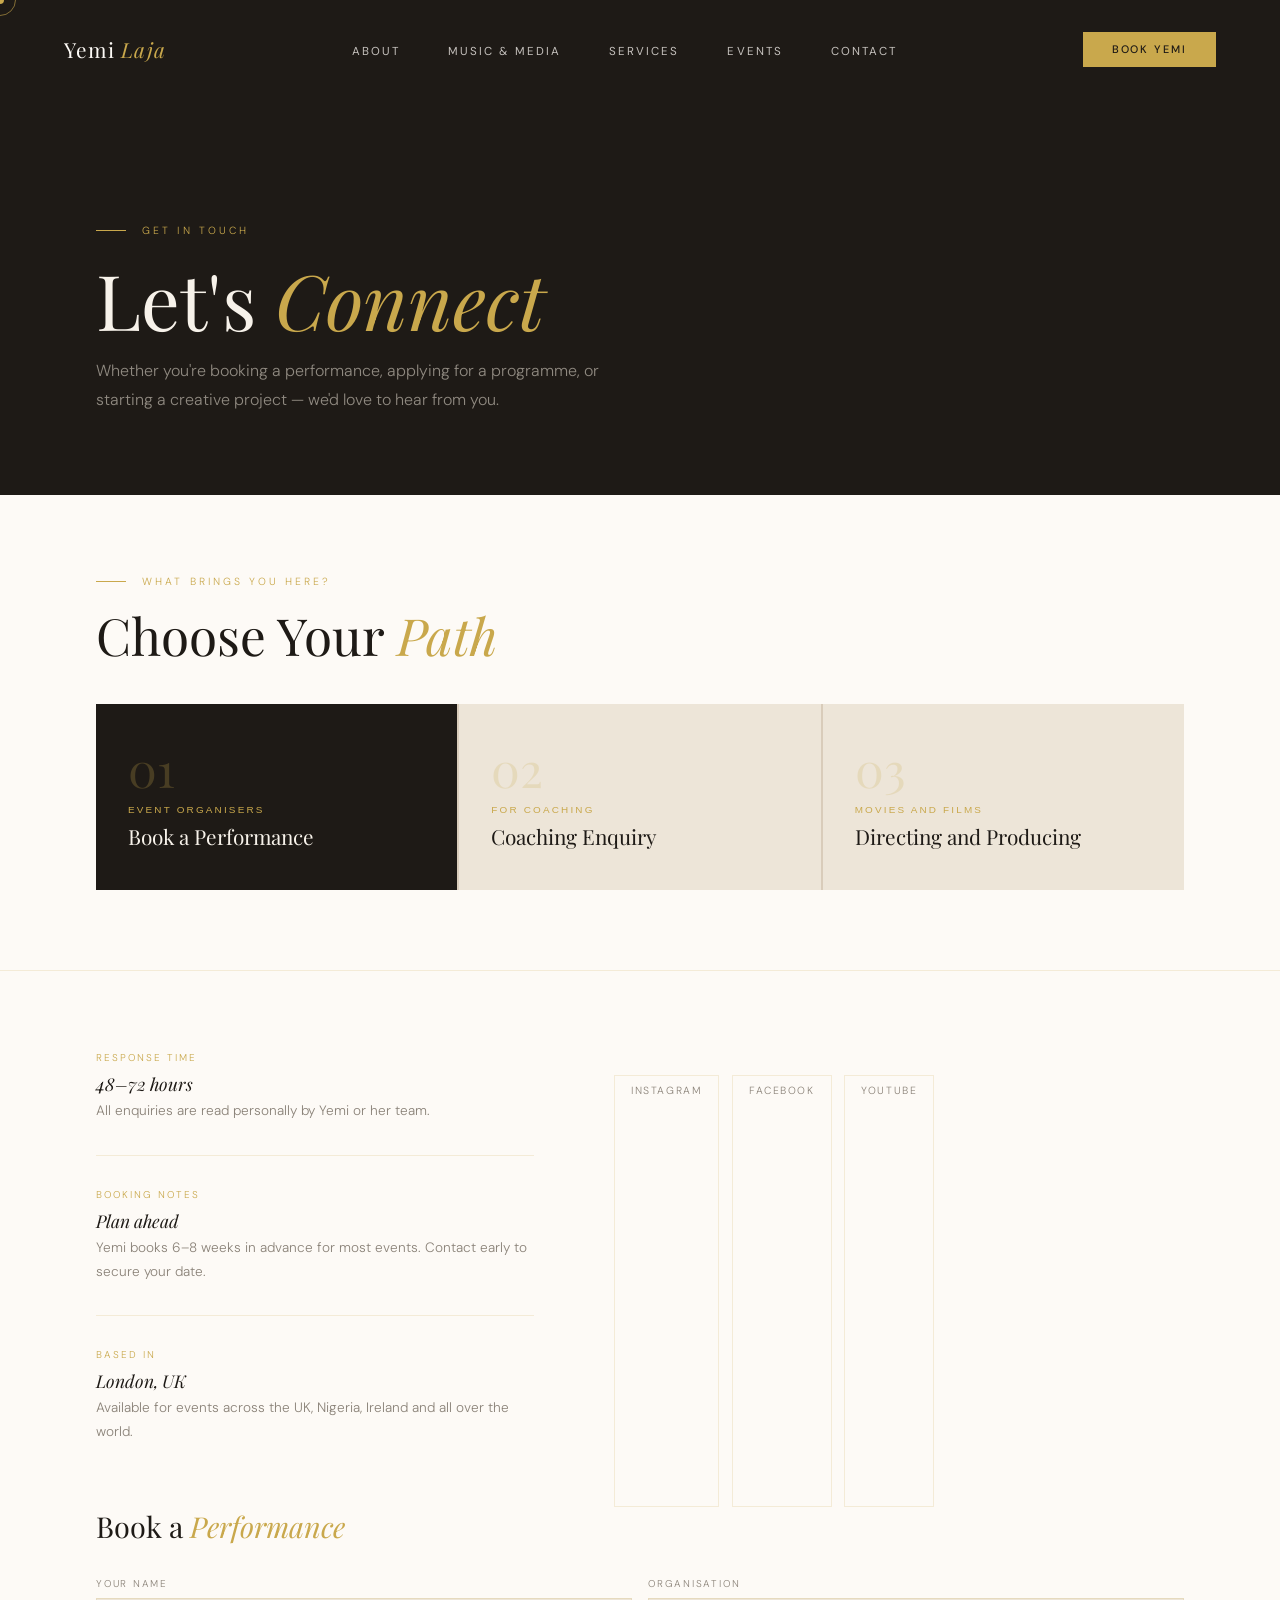
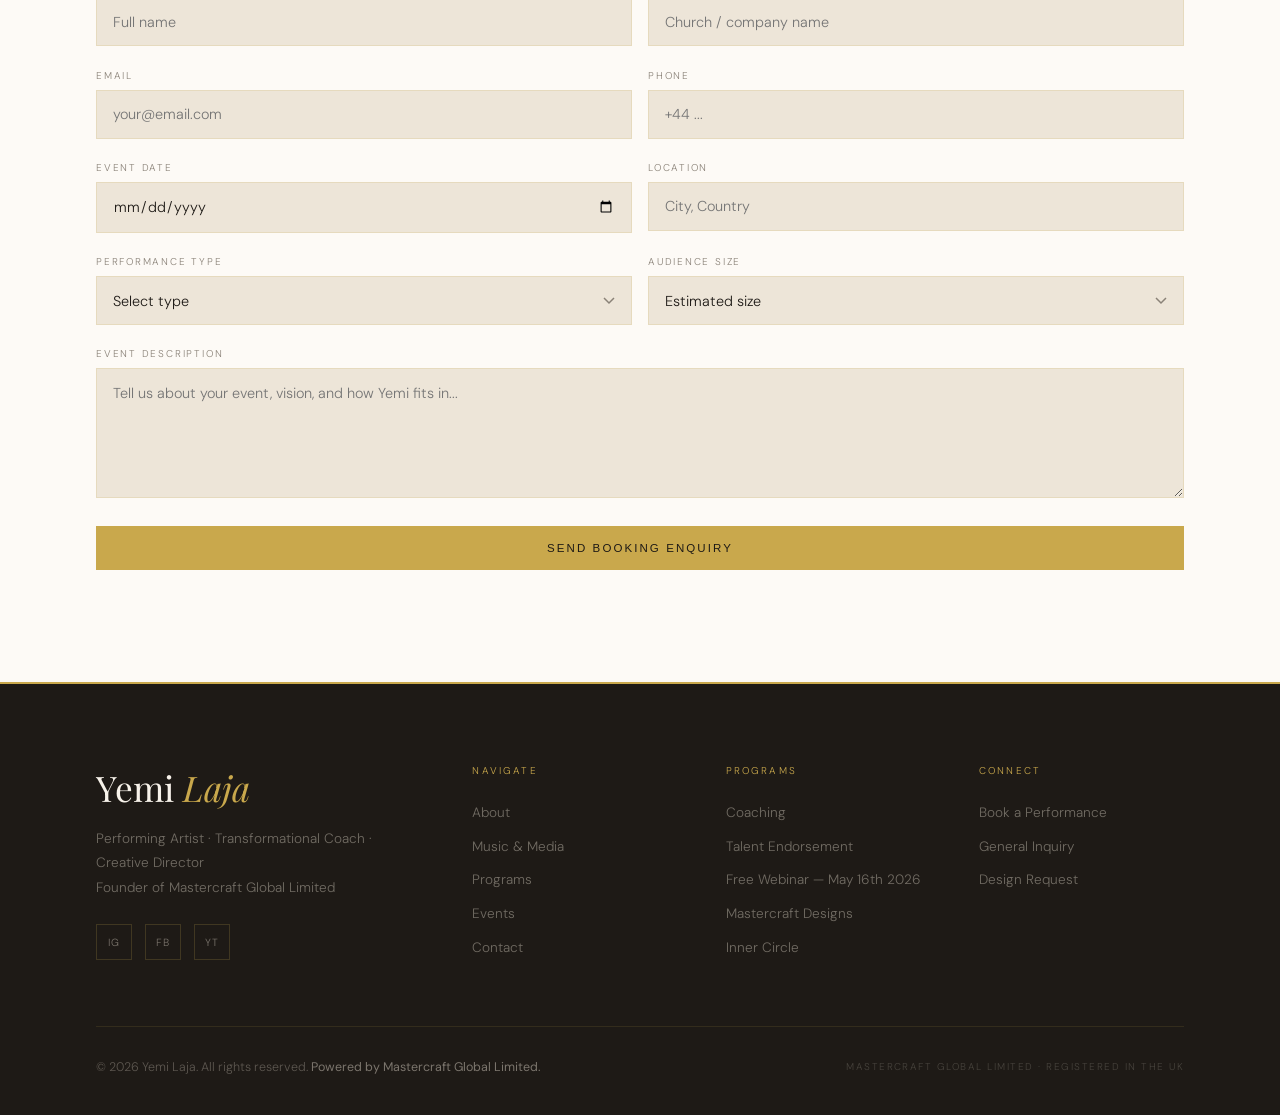
<file: contact/index.html>
<!DOCTYPE html>
<html lang="en">
<head>
<meta charset="UTF-8"><meta name="viewport" content="width=device-width, initial-scale=1.0">
<title>Contact — Yemi Laja</title>
<link rel="preconnect" href="https://fonts.googleapis.com">
<link rel="preconnect" href="https://fonts.gstatic.com" crossorigin>
<link href="https://fonts.googleapis.com/css2?family=Playfair+Display:ital,wght@0,300;0,400;0,500;1,300;1,400&family=DM+Sans:wght@200;300;400;500&family=DM+Serif+Display:ital@0;1&display=swap" rel="stylesheet">
<link rel="stylesheet" href="/style.css">
<style>
#selector { padding:5rem 6rem; background:var(--white); }
.sel-tabs { display:grid; grid-template-columns:repeat(3,1fr); gap:2px; background:var(--sand); margin-top:2.5rem; }
.sel-tab { background:var(--parchment); padding:2.5rem 2rem; cursor:pointer; border:none; text-align:left; color:inherit; transition:background 0.3s; }
.sel-tab:hover,.sel-tab.active { background:var(--char); }
.sel-tab-num { font-family:'Playfair Display',serif; font-size:3rem; font-weight:300; color:rgba(201,168,76,0.2); line-height:1; margin-bottom:0.8rem; }
.sel-tab.active .sel-tab-num,.sel-tab:hover .sel-tab-num { color:rgba(201,168,76,0.25); }
.sel-tab-label { font-size:0.62rem; letter-spacing:0.22em; text-transform:uppercase; color:var(--gold); margin-bottom:0.4rem; }
.sel-tab-title { font-family:'Playfair Display',serif; font-size:1.3rem; font-weight:400; color:var(--char); }
.sel-tab.active .sel-tab-title,.sel-tab:hover .sel-tab-title { color:var(--cream); }
#contact-forms { padding:5rem 6rem 7rem; background:var(--white); border-top:1px solid var(--border); }
.form-wrap { display:grid; grid-template-columns:1fr 1.3fr; gap:5rem; }
.contact-info {}
.ci-item { margin-bottom:2rem; padding-bottom:2rem; border-bottom:1px solid var(--border); }
.ci-item:last-child { border-bottom:none; }
.ci-label { font-size:0.62rem; letter-spacing:0.2em; text-transform:uppercase; color:var(--gold); margin-bottom:0.5rem; }
.ci-val { font-family:'Playfair Display',serif; font-size:1.1rem; color:var(--char); margin-bottom:0.3rem; font-style:italic; }
.ci-sub { font-size:0.85rem; color:var(--mist); line-height:1.7; }
.contact-socials { display:flex; gap:0.8rem; margin-top:1.5rem; flex-wrap:wrap; }
.contact-social { font-size:0.65rem; letter-spacing:0.15em; text-transform:uppercase; color:var(--mist); border:1px solid var(--border); padding:0.5rem 1rem; text-decoration:none; transition:all 0.3s; }
.contact-social:hover { border-color:var(--gold); color:var(--gold); }
.form-panel { display:none; }
.form-panel.active { display:block; }
.form-heading { font-family:'Playfair Display',serif; font-size:1.8rem; font-weight:300; color:var(--char); margin-bottom:2rem; }
.form-heading em { font-style:italic; color:var(--gold); }
.form-group { margin-bottom:1.4rem; }
.form-label { font-size:0.62rem; letter-spacing:0.18em; text-transform:uppercase; color:var(--mist); display:block; margin-bottom:0.5rem; }
.form-input,.form-select,.form-textarea { width:100%; background:var(--parchment); border:1px solid var(--border); color:var(--char); font-family:'DM Sans',sans-serif; font-size:0.9rem; font-weight:300; padding:0.9rem 1rem; outline:none; transition:border-color 0.3s; }
.form-input:focus,.form-select:focus,.form-textarea:focus { border-color:var(--gold); background:var(--white); }
.form-textarea { min-height:130px; resize:vertical; }
.form-row { display:grid; grid-template-columns:1fr 1fr; gap:1rem; }
.form-select { background-image:url("data:image/svg+xml,%3Csvg xmlns='http://www.w3.org/2000/svg' width='12' height='8' viewBox='0 0 12 8'%3E%3Cpath d='M1 1l5 5 5-5' stroke='%238A8278' stroke-width='1.5' fill='none'/%3E%3C/svg%3E"); background-repeat:no-repeat; background-position:right 1rem center; padding-right:2.5rem; appearance:none; }
.form-note { font-size:0.78rem; color:var(--mist); margin-top:0.5rem; line-height:1.6; }
@media(max-width:1024px){
  #selector,#contact-forms{padding:4rem 3rem;}
  .sel-tabs{grid-template-columns:1fr;}
  .form-wrap{grid-template-columns:1fr;gap:3rem;}
}
@media(max-width:767px){
  #selector,#contact-forms{padding-left:1.5rem!important;padding-right:1.5rem!important;}
  .form-row{grid-template-columns:1fr;}
  .sel-tab{padding:1.5rem 1.2rem;}
}
</style>
</head>
<body>
<!-- MOBILE NAV -->
<div class="mob-nav" id="mobNav">
  <button class="mob-close" onclick="closeMobNav()">✕</button>
  <a href="/" onclick="closeMobNav()">Home</a>
  <a href="/about/" onclick="closeMobNav()">About</a>
  <a href="/music/" onclick="closeMobNav()">Music & Media</a>
  <a href="/services/" onclick="closeMobNav()">Services</a>
  <a href="/events/" onclick="closeMobNav()">Events</a>
  <a href="/contact/" onclick="closeMobNav()">Contact</a>
</div>

<!-- NAV -->
<nav id="nav">
  <a href="/" class="nav-logo">Yemi <em>Laja</em></a>
  <ul class="nav-links">
    <li><a href="/about/">About</a></li>
    <li><a href="/music/">Music & Media</a></li>
    <li><a href="/services/">Services</a></li>
    <li><a href="/events/">Events</a></li>
    <li><a href="/contact/">Contact</a></li>
  </ul>
  <a href="/contact/#booking" class="nav-book">Book Yemi</a>
  <div class="nav-ham" onclick="openMobNav()">
    <span></span><span></span><span></span>
  </div>
</nav>

<section class="page-hero">
  <div class="page-hero-bg">
    <!-- <img src="../photos/yemi-03.png" alt="Contacts">-->
  </div>
  <div class="page-hero-overlay"></div>
  <div class="page-hero-content">
    <p class="page-eyebrow">Get in Touch</p>
    <h1 class="page-title">Let's <em>Connect</em></h1>
    <p class="page-subtitle">Whether you're booking a performance, applying for a programme, or starting a creative project — we'd love to hear from you.</p>
  </div>
</section>

<section id="selector">
  <div class="reveal"><p class="section-label">What brings you here?</p><h2 class="section-heading" style="color:var(--char);">Choose Your <em>Path</em></h2></div>
  <div class="sel-tabs reveal reveal-delay-1">
    <button class="sel-tab active" onclick="switchForm('booking',this)">
      <div class="sel-tab-num">01</div>
      <div class="sel-tab-label">Event Organisers</div>
      <div class="sel-tab-title">Book a Performance</div>
    </button>
    <button class="sel-tab" onclick="switchForm('coaching',this)">
      <div class="sel-tab-num">02</div>
      <div class="sel-tab-label">For Coaching</div>
      <div class="sel-tab-title">Coaching Enquiry</div>
    </button>
    <button class="sel-tab" onclick="switchForm('design',this)">
      <div class="sel-tab-num">03</div>
      <div class="sel-tab-label">Movies and Films</div>
      <div class="sel-tab-title">Directing and Producing</div>
    </button>
  </div>
</section>

<section id="contact-forms">
  <div class="form-wrap">
    <div class="contact-info reveal">
      <div class="ci-item"><div class="ci-label">Response Time</div><div class="ci-val">48–72 hours</div><div class="ci-sub">All enquiries are read personally by Yemi or her team.</div></div>
      <div class="ci-item"><div class="ci-label">Booking Notes</div><div class="ci-val">Plan ahead</div><div class="ci-sub">Yemi books 6–8 weeks in advance for most events. Contact early to secure your date.</div></div>
      <div class="ci-item"><div class="ci-label">Based In</div><div class="ci-val">London, UK</div><div class="ci-sub">Available for events across the UK, Nigeria, Ireland and all over the world.</div></div>
<!--      <div class="ci-item"><div class="ci-label">Corporate & Design</div><div class="ci-val">Mastercraft Global Limited</div><div class="ci-sub">All design and production requests are handled through Mastercraft.</div>-->
    </div>
      <div class="contact-socials">
        <a href="https://www.instagram.com/yemi_laja/" class="contact-social">Instagram</a>
        <a href="https://www.facebook.com/omolaja.olayemi.5/" class="contact-social">Facebook</a>
        <a href="https://youtu.be/Fa4kD-FzWSU" class="contact-social">YouTube</a>
      </div>
    </div>
    <div class="reveal reveal-delay-1">
      <div class="form-panel active" id="form-booking">
        <h3 class="form-heading">Book a <em>Performance</em></h3>
        <div class="form-row"><div class="form-group"><label class="form-label">Your Name</label><input type="text" class="form-input" placeholder="Full name"></div><div class="form-group"><label class="form-label">Organisation</label><input type="text" class="form-input" placeholder="Church / company name"></div></div>
        <div class="form-row"><div class="form-group"><label class="form-label">Email</label><input type="email" class="form-input" placeholder="your@email.com"></div><div class="form-group"><label class="form-label">Phone</label><input type="tel" class="form-input" placeholder="+44 ..."></div></div>
        <div class="form-row"><div class="form-group"><label class="form-label">Event Date</label><input type="date" class="form-input"></div><div class="form-group"><label class="form-label">Location</label><input type="text" class="form-input" placeholder="City, Country"></div></div>
        <div class="form-row"><div class="form-group"><label class="form-label">Performance Type</label><select class="form-select"><option value="">Select type</option><option>Live Worship</option><option>Spoken Word</option><option>Conference / Summit</option><option>Concert</option><option>Church Service</option><option>Corporate Event</option><option>Other</option></select></div><div class="form-group"><label class="form-label">Audience Size</label><select class="form-select"><option value="">Estimated size</option><option>Under 100</option><option>100–500</option><option>500–1,000</option><option>1,000–5,000</option><option>5,000+</option></select></div></div>
        <div class="form-group"><label class="form-label">Event Description</label><textarea class="form-textarea" placeholder="Tell us about your event, vision, and how Yemi fits in..."></textarea></div>
        <button onclick="submitForm(this)" class="cta-primary" style="border:none;cursor:pointer;width:100%;text-align:center;">Send Booking Enquiry</button>
      </div>
      <div class="form-panel" id="form-coaching">
        <h3 class="form-heading">Coaching <em>Enquiry</em></h3>
        <div class="form-row"><div class="form-group"><label class="form-label">Your Name</label><input type="text" class="form-input" placeholder="Full name"></div><div class="form-group"><label class="form-label">Email</label><input type="email" class="form-input" placeholder="your@email.com"></div></div>
        <div class="form-row"><div class="form-group"><label class="form-label">Creative Discipline</label><select class="form-select"><option value="">Select discipline</option><option>Music</option><option>Spoken Word</option><option>Film / Visual Arts</option><option>Writing</option><option>Ministry / Preaching</option><option>Other</option></select></div><div class="form-group"><label class="form-label">Preferred Format</label><select class="form-select"><option value="">Select format</option><option>One-on-One</option><option>Group Sessions</option><option>Online</option><option>In-Person</option></select></div></div>
        <div class="form-group"><label class="form-label">Your Goals</label><textarea class="form-textarea" placeholder="What do you want to achieve through coaching? What's holding you back right now?"></textarea></div>
        <button onclick="submitForm(this)" class="cta-primary" style="border:none;cursor:pointer;width:100%;text-align:center;">Send Coaching Enquiry</button>
      </div>
      <div class="form-panel" id="form-design">
        <h3 class="form-heading">Directing & <em>Producing</em></h3>
        <div class="form-row"><div class="form-group"><label class="form-label">Your Name</label><input type="text" class="form-input" placeholder="Full name"></div><div class="form-group"><label class="form-label">Organisation</label><input type="text" class="form-input" placeholder="Company / church name"></div></div>
        <div class="form-row"><div class="form-group"><label class="form-label">Email</label><input type="email" class="form-input" placeholder="your@email.com"></div><div class="form-group"><label class="form-label">Website</label><input type="url" class="form-input" placeholder="https://yoursite.com"></div></div>
        <div class="form-row"><div class="form-group"><label class="form-label">Service Required</label><select class="form-select"><option value="">Select service</option><option>Directing</option>
          <option>Creative Production</option><option>Event Production</option><option>Film & Media</option><option>Digital Content</option><option>Partnership / Collaboration</option></select></div><div class="form-group"><label class="form-label">Budget Range</label><select class="form-select"><option value="">Select range</option><option>Under £1,000</option><option>£1,000–£5,000</option><option>£5,000–£15,000</option><option>£15,000+</option><option>To be discussed</option></select></div></div>
        <div class="form-group"><label class="form-label">Project Brief</label><textarea class="form-textarea" placeholder="Describe your project, vision, timeline, and any specific requirements..."></textarea></div>
        <button onclick="submitForm(this)" class="cta-primary" style="border:none;cursor:pointer;width:100%;text-align:center;">Send Project Brief</button>
      </div>
    </div>
  </div>
</section>

<footer><div class="footer-top"><div><div class="footer-brand-name">Yemi <em>Laja</em></div><p class="footer-tagline">Performing Artist · Transformational Coach · Creative Director<br>Founder of Mastercraft Global Limited</p><div class="footer-socials"><a href="https://www.instagram.com/yemi_laja/" class="footer-social">IG</a><a href="https://www.facebook.com/omolaja.olayemi.5/" class="footer-social">FB</a><a href="https://www.youtube.com/channel/UC3ddBQKgWxhFjno4_jDT34g" class="footer-social">YT</a></div></div><div><p class="footer-col-title">Navigate</p><ul class="footer-links"><li><a href="/about/">About</a></li><li><a href="/music/">Music & Media</a></li><li><a href="/programs/">Programs</a></li><li><a href="/events/">Events</a></li><li><a href="/contact/">Contact</a></li></ul></div><div><p class="footer-col-title">Programs</p><ul class="footer-links"><li><a href="/programs/#coaching">Coaching</a></li><li><a href="/programs/#endorsement">Talent Endorsement</a></li><li><a href="/global-talent-webinar/">Free Webinar — May 16th 2026</a></li><li><a href="/programs/#design">Mastercraft Designs</a></li><li><a href="/inner-circle/">Inner Circle</a></li></ul></div><div><p class="footer-col-title">Connect</p><ul class="footer-links"><li><a href="#booking">Book a Performance</a></li><li><a href="#inquiry">General Inquiry</a></li><li><a href="#design">Design Request</a></li></ul></div></div><div class="footer-bottom"><p class="footer-legal">© 2026 Yemi Laja. All rights reserved. <strong>Powered by Mastercraft Global Limited.</strong></p><p class="footer-mc">Mastercraft Global Limited · Registered in the UK</p></div></footer>

<script>
function openMobNav(){document.getElementById("mobNav").classList.add("open");}
function closeMobNav(){document.getElementById("mobNav").classList.remove("open");}
const obs=new IntersectionObserver(e=>e.forEach(x=>{if(x.isIntersecting)x.target.classList.add("visible");}),{threshold:0.12});
document.querySelectorAll(".reveal").forEach(el=>obs.observe(el));
function switchForm(id,btn){
  document.querySelectorAll('.form-panel').forEach(p=>p.classList.remove('active'));
  document.querySelectorAll('.sel-tab').forEach(t=>t.classList.remove('active'));
  document.getElementById('form-'+id).classList.add('active');
  btn.classList.add('active');
}
function submitForm(btn){btn.textContent='Sent ✓';btn.disabled=true;btn.style.background='var(--gold-dim)';}
// Hash routing
window.addEventListener('DOMContentLoaded',()=>{
  const hash=window.location.hash.replace('#','');
  if(hash==='booking'||hash==='coaching'||hash==='design'){
    const btn=document.querySelector(`.sel-tab[onclick*="${hash}"]`);
    if(btn) switchForm(hash,btn);
  }
});
</script>
  <div class="cursor" id="cursor"></div>
    <div class="cursor-ring" id="cursor-ring"></div>
    <script src="../cursor.js"></script>
</body></html>
</file>
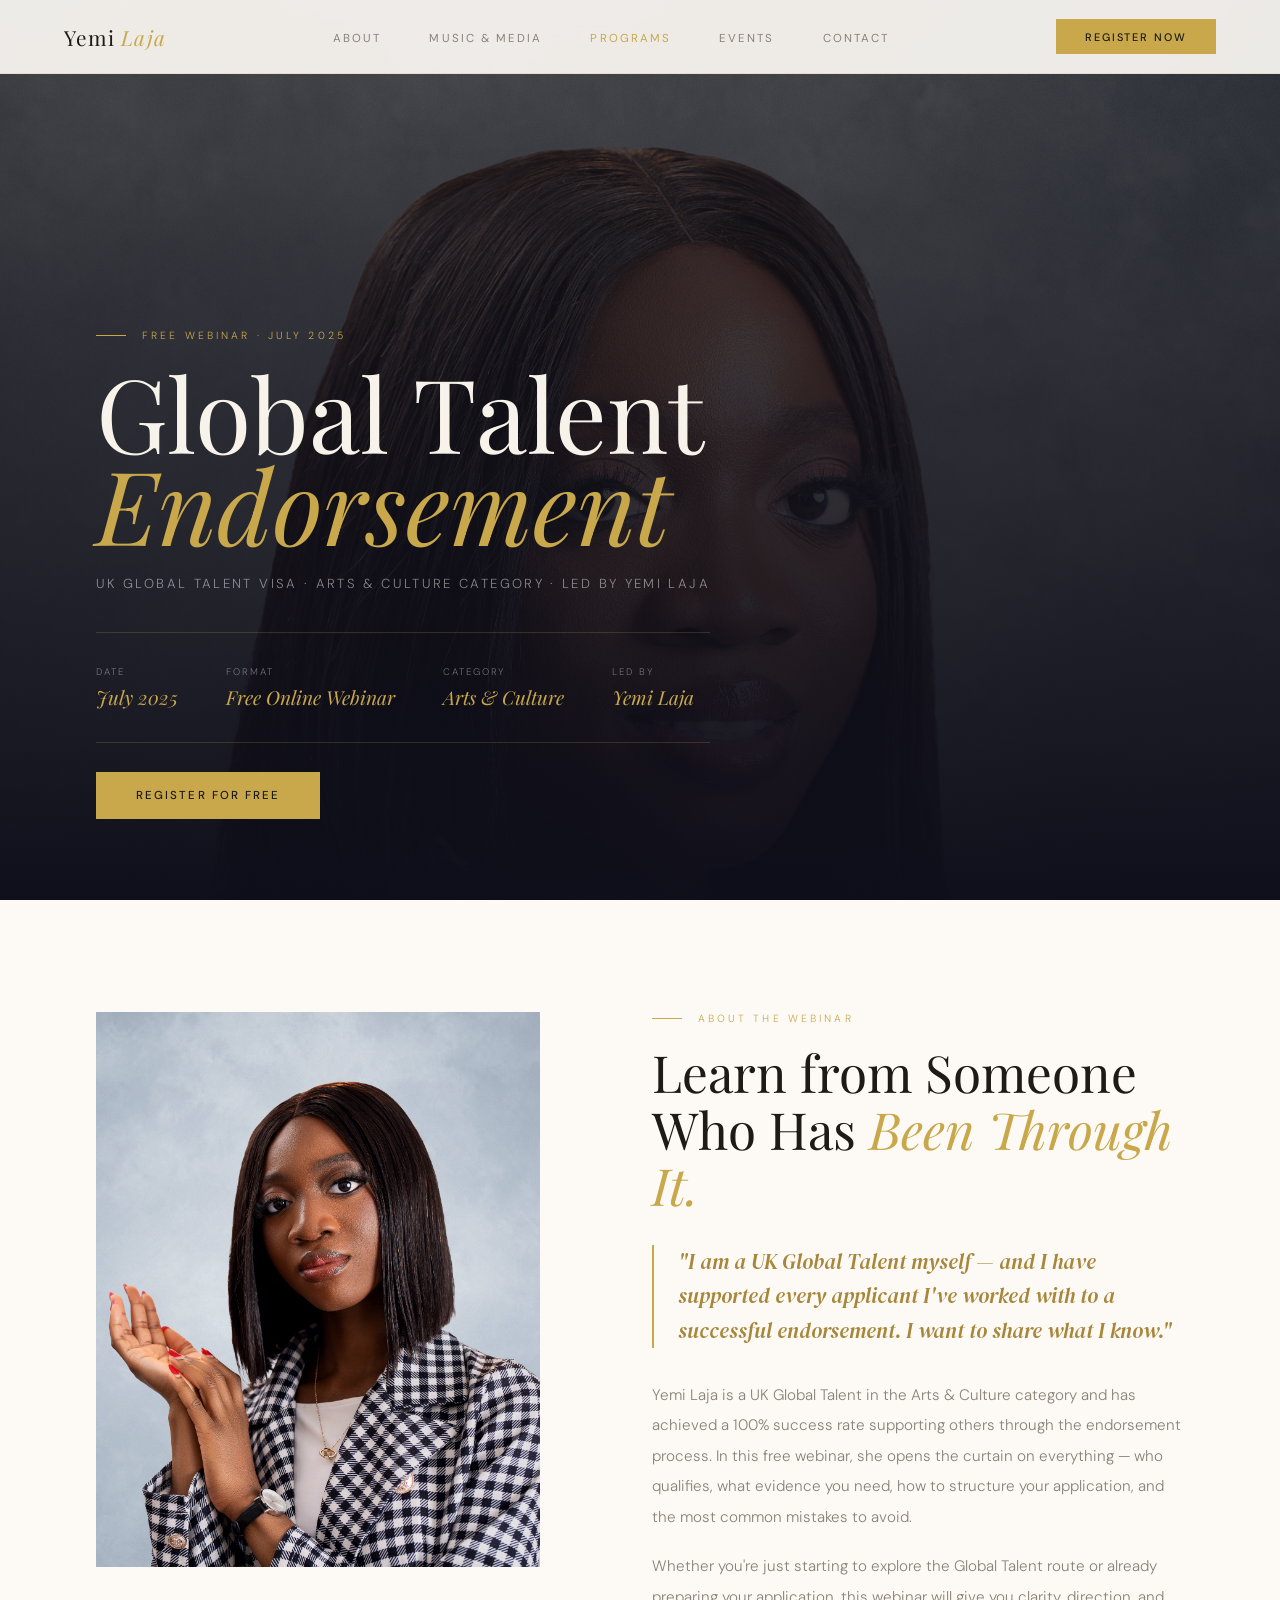
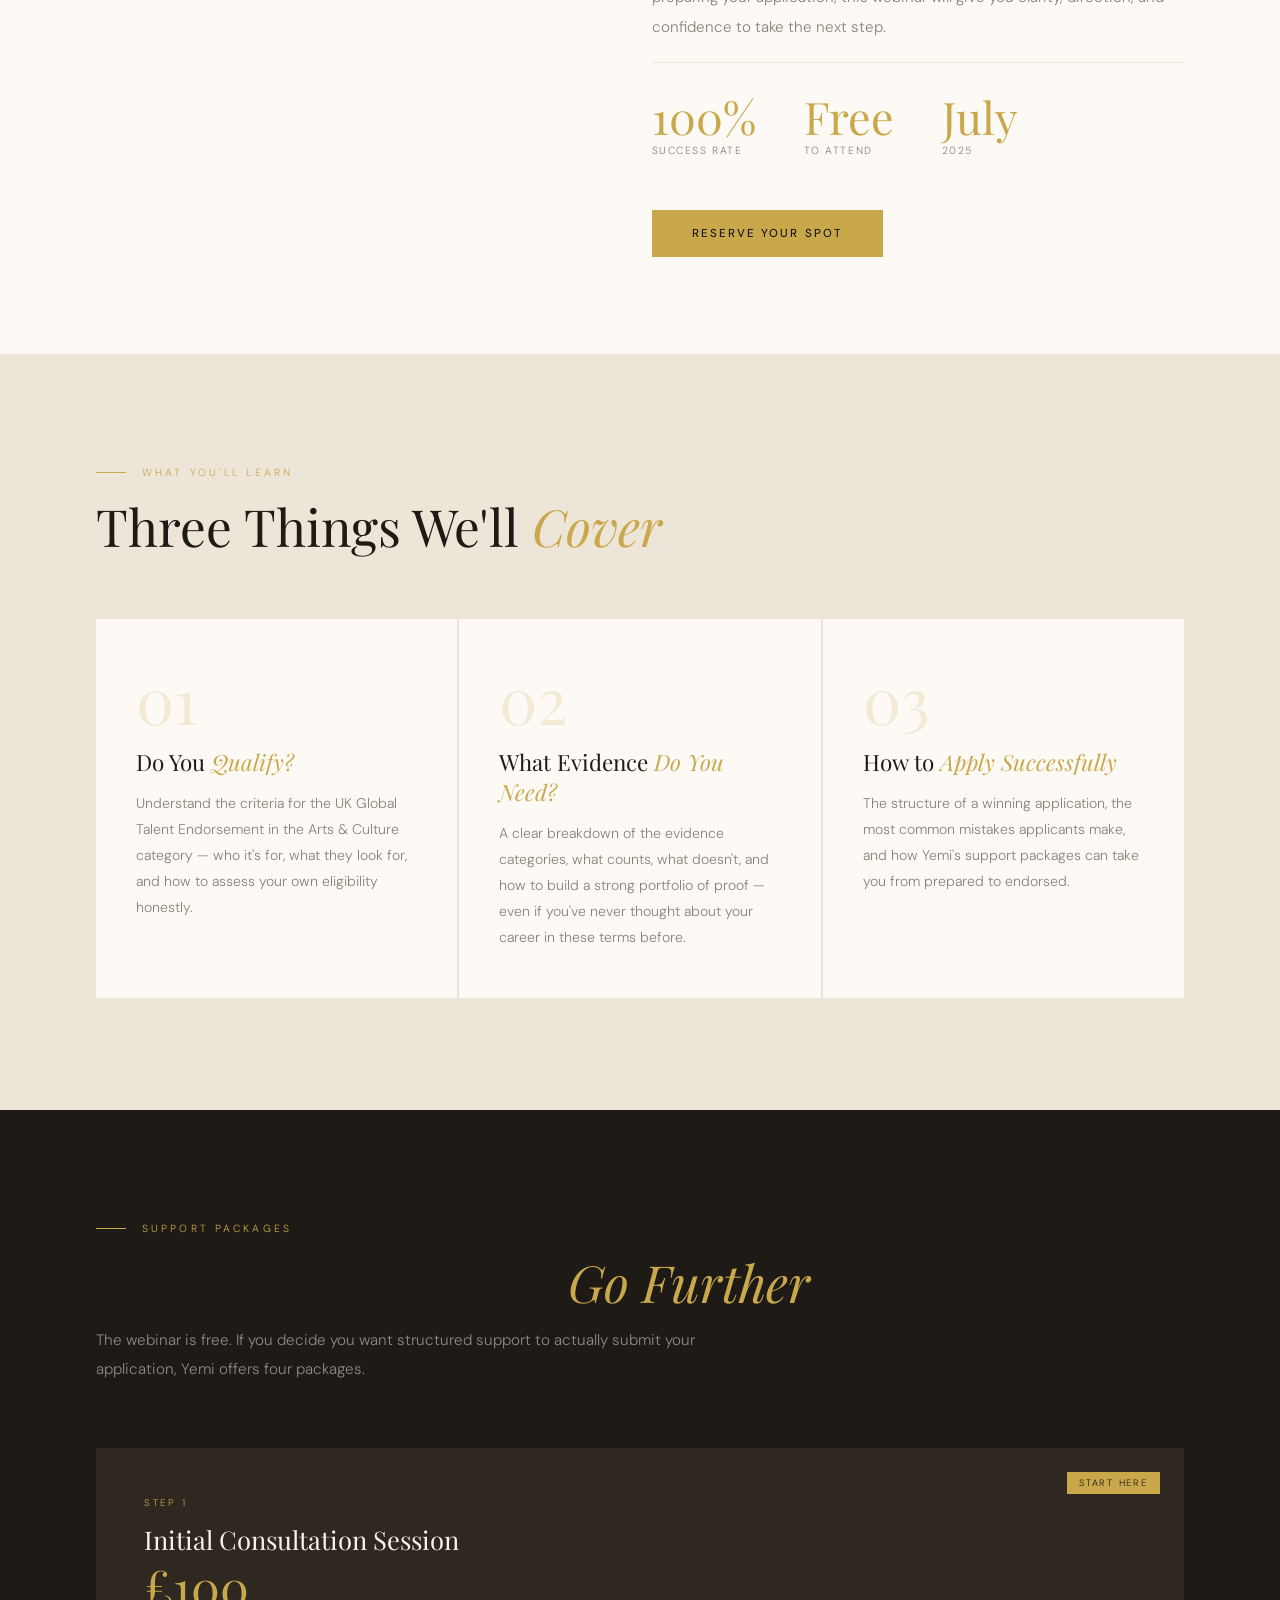
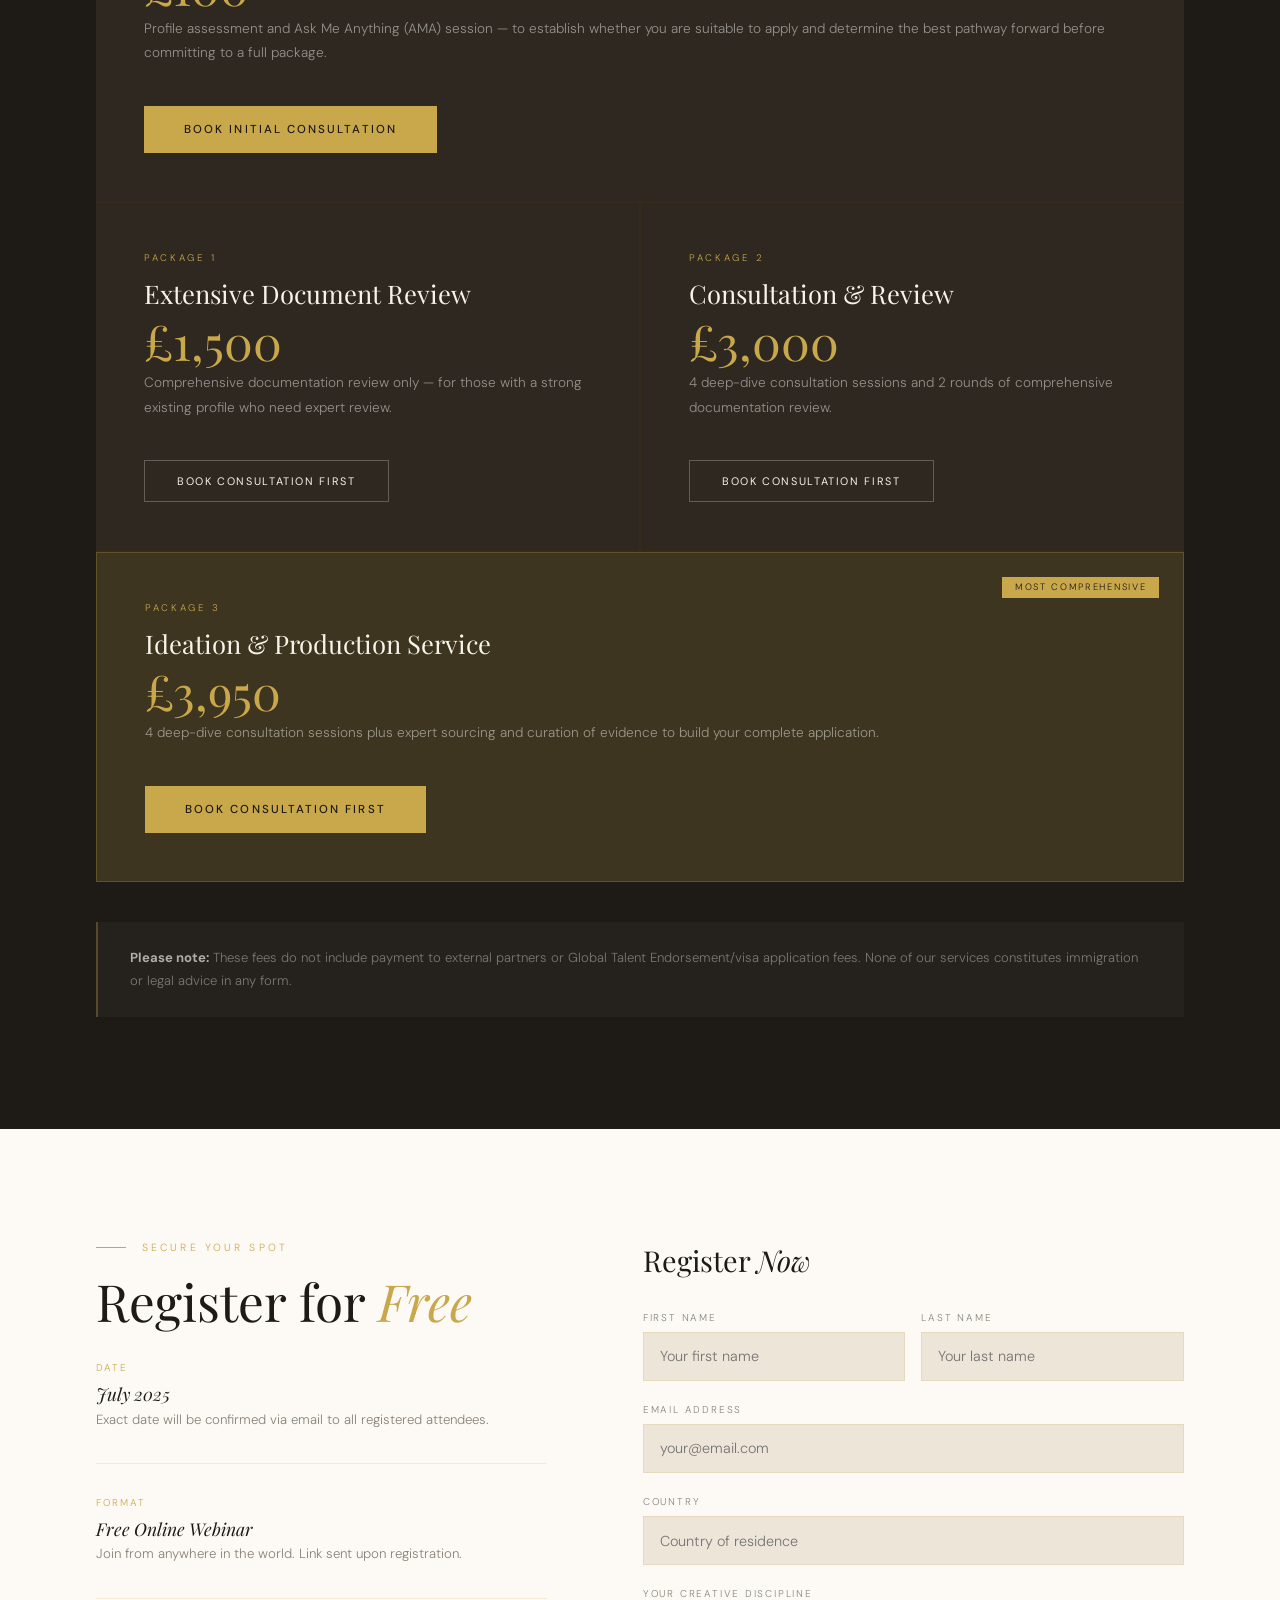
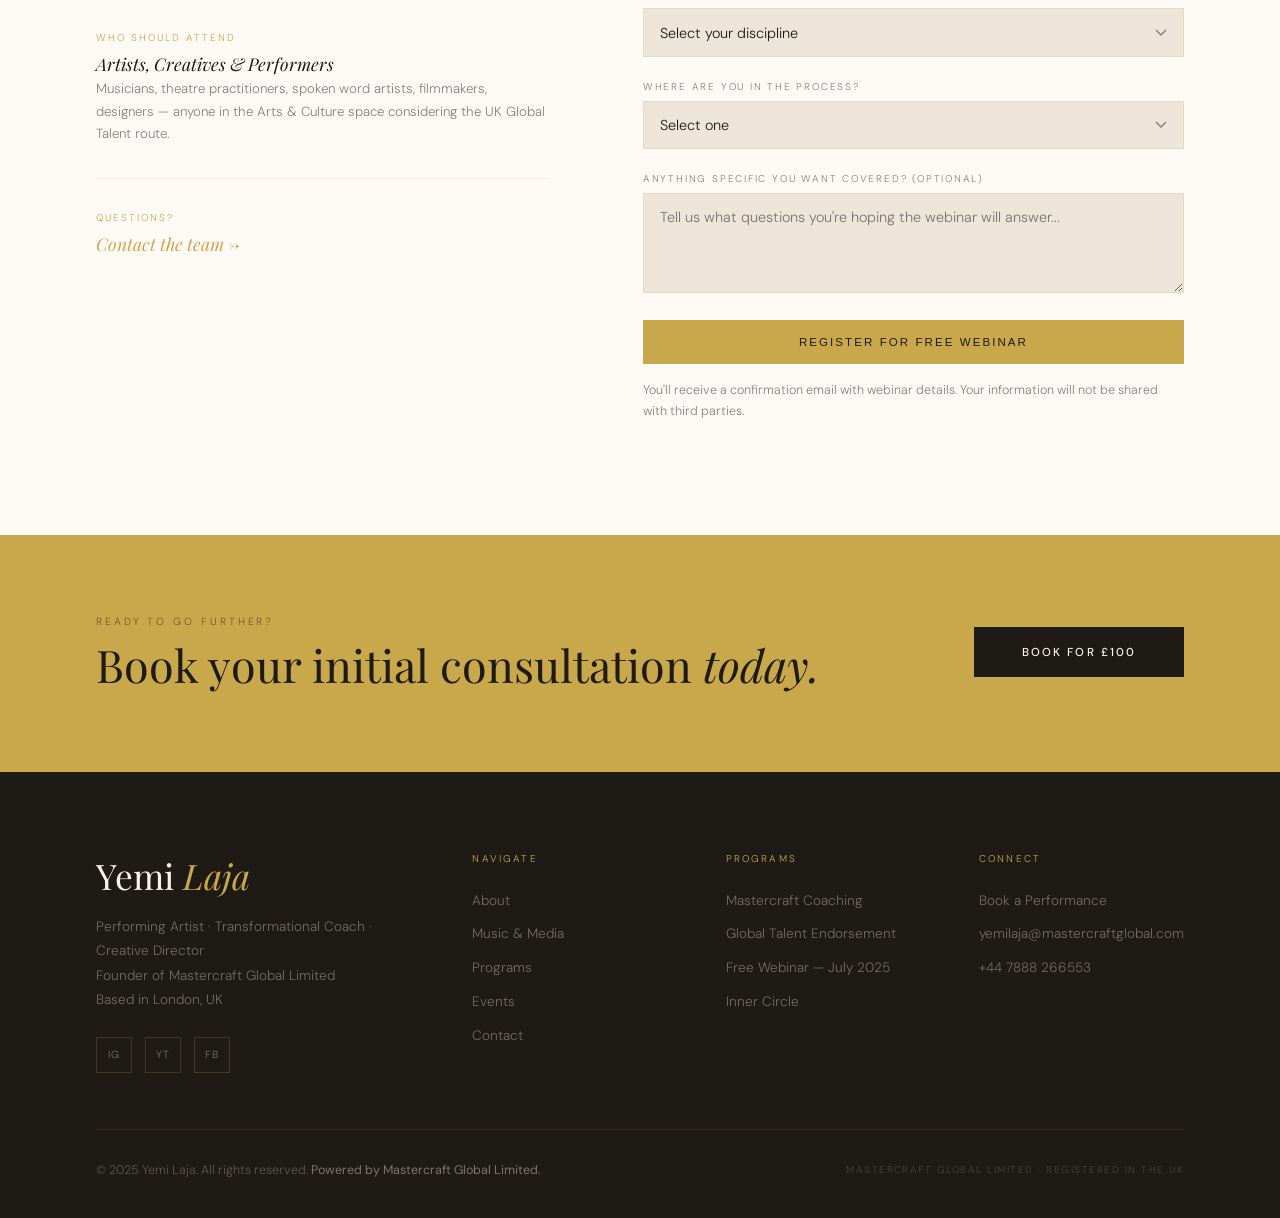
<file: global-talent-webinar/index.html>
<!DOCTYPE html>
<html lang="en">
<head>
<meta charset="UTF-8"><meta name="viewport" content="width=device-width, initial-scale=1.0">
<title>Global Talent Endorsement Webinar — Yemi Laja</title>
<link rel="preconnect" href="https://fonts.googleapis.com">
<link rel="preconnect" href="https://fonts.gstatic.com" crossorigin>
<link href="https://fonts.googleapis.com/css2?family=Playfair+Display:ital,wght@0,300;0,400;0,500;1,300;1,400&family=DM+Sans:wght@200;300;400;500&family=DM+Serif+Display:ital@0;1&display=swap" rel="stylesheet">
<link rel="stylesheet" href="/style.css">
<style>
#gt-hero {
  position:relative; min-height:100vh;
  display:flex; align-items:flex-end; overflow:hidden;
  background:var(--char);
}
.gt-hero-bg { position:absolute; inset:0; }
.gt-hero-bg img { width:100%; height:100%; object-fit:cover; object-position:center top; opacity:0.4; filter:sepia(10%); }
.gt-hero-overlay {
  position:absolute; inset:0;
  background:linear-gradient(to top, rgba(14,14,26,0.98) 0%, rgba(14,14,26,0.6) 55%, rgba(14,14,26,0.2) 100%);
}
.gt-hero-content { position:relative; z-index:2; padding:0 6rem 6rem; max-width:850px; }
.gt-label { font-size:0.65rem; letter-spacing:0.3em; text-transform:uppercase; color:var(--gold); margin-bottom:1.5rem; display:flex; align-items:center; gap:1rem; }
.gt-label::before { content:''; width:30px; height:1px; background:var(--gold); }
.gt-hero-title { font-family:'Playfair Display',serif; font-size:clamp(3rem,8vw,7.5rem); font-weight:300; color:var(--cream); line-height:0.9; margin-bottom:1rem; }
.gt-hero-title em { font-style:italic; color:var(--gold); display:block; }
.gt-hero-sub { font-size:0.82rem; letter-spacing:0.18em; text-transform:uppercase; color:rgba(250,248,245,0.5); margin:1.5rem 0 2.5rem; }
.gt-meta { display:flex; gap:3rem; flex-wrap:wrap; padding:2rem 0; border-top:1px solid rgba(201,168,76,0.2); border-bottom:1px solid rgba(201,168,76,0.2); margin-bottom:2.5rem; }
.gt-meta-label { font-size:0.6rem; letter-spacing:0.2em; text-transform:uppercase; color:rgba(250,248,245,0.4); margin-bottom:0.4rem; }
.gt-meta-val { font-family:'Playfair Display',serif; font-size:1.2rem; color:var(--gold); font-style:italic; }

#gt-about { padding:7rem 6rem; background:var(--white); display:grid; grid-template-columns:1fr 1.2fr; gap:7rem; align-items:start; }
.gt-body { font-size:0.95rem; line-height:2; color:var(--mist); margin-bottom:1.2rem; }
.gt-quote { font-family:'DM Serif Display',serif; font-style:italic; font-size:1.3rem; line-height:1.65; color:var(--gold-dim); border-left:2px solid var(--gold); padding-left:1.5rem; margin:2rem 0; }
.stat-row { display:flex; gap:3rem; padding:2rem 0; border-top:1px solid var(--border); margin-bottom:2rem; flex-wrap:wrap; }
.stat-num { font-family:'Playfair Display',serif; font-size:2.8rem; font-weight:300; color:var(--gold); line-height:1; }
.stat-lbl { font-size:0.65rem; letter-spacing:0.15em; text-transform:uppercase; color:var(--mist); margin-top:0.3rem; }

#gt-what { padding:7rem 6rem; background:var(--parchment); }
.gt-pillars { display:grid; grid-template-columns:repeat(3,1fr); gap:2px; background:var(--stone); margin-top:4rem; }
.gt-pillar { background:var(--white); padding:3rem 2.5rem; }
.gt-pillar-num { font-family:'Playfair Display',serif; font-size:4rem; font-weight:300; color:rgba(201,168,76,0.2); line-height:1; margin-bottom:1rem; }
.gt-pillar-title { font-family:'Playfair Display',serif; font-size:1.4rem; font-weight:400; color:var(--char); margin-bottom:0.8rem; }
.gt-pillar-title em { font-style:italic; color:var(--gold); }
.gt-pillar-body { font-size:0.88rem; line-height:1.85; color:var(--mist); }

#gt-packages { padding:7rem 6rem; background:var(--char); }
.pkg-grid { display:grid; grid-template-columns:repeat(2,1fr); gap:2px; background:rgba(201,168,76,0.12); margin-top:4rem; }
.pkg { background:var(--char-soft); padding:3rem; position:relative; }
.pkg.highlight { background:rgba(201,168,76,0.07); border:1px solid rgba(201,168,76,0.25); }
.pkg.span2 { grid-column:span 2; }
.pkg-step { font-size:0.6rem; letter-spacing:0.28em; text-transform:uppercase; color:var(--gold); margin-bottom:0.8rem; }
.pkg-name { font-family:'Playfair Display',serif; font-size:1.6rem; font-weight:300; color:var(--cream); margin-bottom:0.4rem; }
.pkg-price { font-family:'Playfair Display',serif; font-size:3rem; font-weight:300; color:var(--gold); margin-bottom:0.4rem; line-height:1; }
.pkg-desc { font-size:0.85rem; line-height:1.8; color:rgba(250,248,245,0.5); margin-bottom:2rem; }
.pkg a { display:inline-block; margin-top:0.5rem; }
.pkg-badge { position:absolute; top:1.5rem; right:1.5rem; font-size:0.58rem; letter-spacing:0.18em; text-transform:uppercase; color:var(--char); background:var(--gold); padding:0.3rem 0.8rem; }
.disclaimer { background:rgba(255,255,255,0.03); border-left:2px solid rgba(201,168,76,0.3); padding:1.5rem 2rem; margin-top:2.5rem; font-size:0.82rem; line-height:1.8; color:rgba(250,248,245,0.4); }

#gt-register { padding:7rem 6rem; background:var(--white); display:grid; grid-template-columns:1fr 1.2fr; gap:6rem; }
.reg-info-item { margin-bottom:2rem; padding-bottom:2rem; border-bottom:1px solid var(--border); }
.reg-info-item:last-child { border-bottom:none; }
.reg-info-label { font-size:0.62rem; letter-spacing:0.2em; text-transform:uppercase; color:var(--gold); margin-bottom:0.5rem; }
.reg-info-val { font-family:'Playfair Display',serif; font-size:1.1rem; color:var(--char); font-style:italic; }
.reg-info-sub { font-size:0.83rem; color:var(--mist); margin-top:0.2rem; line-height:1.7; }
.form-group { margin-bottom:1.4rem; }
.form-label { font-size:0.62rem; letter-spacing:0.18em; text-transform:uppercase; color:var(--mist); display:block; margin-bottom:0.5rem; }
.form-input,.form-select,.form-textarea { width:100%; background:var(--parchment); border:1px solid var(--border); color:var(--char); font-family:'DM Sans',sans-serif; font-size:0.9rem; font-weight:300; padding:0.9rem 1rem; outline:none; transition:border-color 0.3s; }
.form-input:focus,.form-select:focus,.form-textarea:focus { border-color:var(--gold); background:var(--white); }
.form-textarea { min-height:100px; resize:vertical; }
.form-select { background-image:url("data:image/svg+xml,%3Csvg xmlns='http://www.w3.org/2000/svg' width='12' height='8' viewBox='0 0 12 8'%3E%3Cpath d='M1 1l5 5 5-5' stroke='%238A8278' stroke-width='1.5' fill='none'/%3E%3C/svg%3E"); background-repeat:no-repeat; background-position:right 1rem center; padding-right:2.5rem; appearance:none; }
.form-row { display:grid; grid-template-columns:1fr 1fr; gap:1rem; }

@media(max-width:1024px){
  .gt-hero-content{padding:0 3rem 5rem;}
  #gt-about{grid-template-columns:1fr;padding:5rem 3rem;gap:3rem;}
  #gt-what,#gt-packages,#gt-register{padding:5rem 3rem;}
  .gt-pillars{grid-template-columns:1fr;}
  .pkg-grid{grid-template-columns:1fr;}
  .pkg.span2{grid-column:span 1;}
  #gt-register{grid-template-columns:1fr;}
}
@media(max-width:767px){
  .gt-hero-content{padding:0 1.5rem 4rem!important;}
  .gt-meta{flex-wrap:wrap;gap:1.2rem;}
  #gt-about,#gt-what,#gt-packages,#gt-register{padding-left:1.5rem!important;padding-right:1.5rem!important;}
  .form-row{grid-template-columns:1fr;}
  .stat-row{gap:1.5rem;}
}
</style>
</head>
<body>
<div class="mob-nav" id="mobNav">
  <button class="mob-close" onclick="closeMobNav()">✕</button>
  <a href="/">Home</a><a href="/about/">About</a>
  <a href="/music/">Music & Media</a><a href="/programs/">Programs</a>
  <a href="/events/">Events</a><a href="/contact/">Contact</a>
</div>
<nav id="nav" class="scrolled">
  <a href="/" class="nav-logo" style="color:var(--char)">Yemi <em>Laja</em></a>
  <ul class="nav-links">
    <li><a href="/about/">About</a></li>
    <li><a href="/music/">Music & Media</a></li>
    <li><a href="/programs/" style="color:var(--gold)">Programs</a></li>
    <li><a href="/events/">Events</a></li>
    <li><a href="/contact/">Contact</a></li>
  </ul>
  <a href="#gt-register" class="nav-book">Register Now</a>
  <div class="nav-ham" onclick="openMobNav()"><span></span><span></span><span></span></div>
</nav>

<!-- HERO -->
<section id="gt-hero">
  <div class="gt-hero-bg">
    <img src="../../photos/yemi-15.jpg" alt="UK Global Talent Endorsement Webinar">
  </div>
  <div class="gt-hero-overlay"></div>
  <div class="gt-hero-content">
    <p class="gt-label">Free Webinar · July 2025</p>
    <h1 class="gt-hero-title">Global Talent<em>Endorsement</em></h1>
    <p class="gt-hero-sub">UK Global Talent Visa · Arts & Culture Category · Led by Yemi Laja</p>
    <div class="gt-meta">
      <div><div class="gt-meta-label">Date</div><div class="gt-meta-val">July 2025</div></div>
      <div><div class="gt-meta-label">Format</div><div class="gt-meta-val">Free Online Webinar</div></div>
      <div><div class="gt-meta-label">Category</div><div class="gt-meta-val">Arts & Culture</div></div>
      <div><div class="gt-meta-label">Led By</div><div class="gt-meta-val">Yemi Laja</div></div>
    </div>
    <a href="#gt-register" class="cta-primary">Register for Free</a>
  </div>
</section>

<!-- ABOUT THE WEBINAR -->
<section id="gt-about">
  <div class="reveal">
    <img src="../../photos/yemi-17.jpg" alt="Yemi Laja" style="width:100%;filter:sepia(5%) contrast(1.05);">
  </div>
  <div class="reveal rd1">
    <p class="section-label">About the Webinar</p>
    <h2 class="section-heading" style="color:var(--char);margin-bottom:1.5rem;">Learn from Someone Who Has <em>Been Through It.</em></h2>
    <blockquote class="gt-quote">"I am a UK Global Talent myself — and I have supported every applicant I've worked with to a successful endorsement. I want to share what I know."</blockquote>
    <p class="gt-body">Yemi Laja is a UK Global Talent in the Arts & Culture category and has achieved a 100% success rate supporting others through the endorsement process. In this free webinar, she opens the curtain on everything — who qualifies, what evidence you need, how to structure your application, and the most common mistakes to avoid.</p>
    <p class="gt-body">Whether you're just starting to explore the Global Talent route or already preparing your application, this webinar will give you clarity, direction, and confidence to take the next step.</p>
    <div class="stat-row">
      <div><div class="stat-num">100%</div><div class="stat-lbl">Success Rate</div></div>
      <div><div class="stat-num">Free</div><div class="stat-lbl">To Attend</div></div>
      <div><div class="stat-num">July</div><div class="stat-lbl">2025</div></div>
    </div>
    <a href="#gt-register" class="cta-primary">Reserve Your Spot</a>
  </div>
</section>

<!-- WHAT YOU'LL LEARN -->
<section id="gt-what">
  <div class="reveal">
    <p class="section-label">What You'll Learn</p>
    <h2 class="section-heading" style="color:var(--char);">Three Things We'll <em>Cover</em></h2>
  </div>
  <div class="gt-pillars">
    <div class="gt-pillar reveal rd1">
      <div class="gt-pillar-num">01</div>
      <div class="gt-pillar-title">Do You <em>Qualify?</em></div>
      <p class="gt-pillar-body">Understand the criteria for the UK Global Talent Endorsement in the Arts & Culture category — who it's for, what they look for, and how to assess your own eligibility honestly.</p>
    </div>
    <div class="gt-pillar reveal rd2">
      <div class="gt-pillar-num">02</div>
      <div class="gt-pillar-title">What Evidence <em>Do You Need?</em></div>
      <p class="gt-pillar-body">A clear breakdown of the evidence categories, what counts, what doesn't, and how to build a strong portfolio of proof — even if you've never thought about your career in these terms before.</p>
    </div>
    <div class="gt-pillar reveal rd3">
      <div class="gt-pillar-num">03</div>
      <div class="gt-pillar-title">How to <em>Apply Successfully</em></div>
      <p class="gt-pillar-body">The structure of a winning application, the most common mistakes applicants make, and how Yemi's support packages can take you from prepared to endorsed.</p>
    </div>
  </div>
</section>

<!-- PACKAGES -->
<section id="gt-packages">
  <div class="reveal">
    <p class="section-label">Support Packages</p>
    <h2 class="section-heading light">After the Webinar — <em>Go Further</em></h2>
    <p style="font-size:0.95rem;line-height:1.9;color:rgba(250,248,245,0.5);margin-top:1rem;max-width:600px;">The webinar is free. If you decide you want structured support to actually submit your application, Yemi offers four packages.</p>
  </div>
  <div class="pkg-grid reveal rd1">
    <div class="pkg span2" style="position:relative;">
      <div class="pkg-badge">Start Here</div>
      <div class="pkg-step">Step 1</div>
      <div class="pkg-name">Initial Consultation Session</div>
      <div class="pkg-price">£100</div>
      <p class="pkg-desc">Profile assessment and Ask Me Anything (AMA) session — to establish whether you are suitable to apply and determine the best pathway forward before committing to a full package.</p>
      <a href="/contact/#booking" class="cta-primary">Book Initial Consultation</a>
    </div>
    <div class="pkg">
      <div class="pkg-step">Package 1</div>
      <div class="pkg-name">Extensive Document Review</div>
      <div class="pkg-price">£1,500</div>
      <p class="pkg-desc">Comprehensive documentation review only — for those with a strong existing profile who need expert review.</p>
      <a href="/contact/#booking" class="cta-ghost" style="color:var(--cream);border-color:rgba(250,248,245,0.25);display:inline-block;padding:0.8rem 2rem;text-decoration:none;font-size:0.68rem;letter-spacing:0.15em;text-transform:uppercase;transition:border-color 0.3s;">Book Consultation First</a>
    </div>
    <div class="pkg">
      <div class="pkg-step">Package 2</div>
      <div class="pkg-name">Consultation & Review</div>
      <div class="pkg-price">£3,000</div>
      <p class="pkg-desc">4 deep-dive consultation sessions and 2 rounds of comprehensive documentation review.</p>
      <a href="/contact/#booking" class="cta-ghost" style="color:var(--cream);border-color:rgba(250,248,245,0.25);display:inline-block;padding:0.8rem 2rem;text-decoration:none;font-size:0.68rem;letter-spacing:0.15em;text-transform:uppercase;transition:border-color 0.3s;">Book Consultation First</a>
    </div>
    <div class="pkg highlight span2" style="position:relative;">
      <div class="pkg-badge">Most Comprehensive</div>
      <div class="pkg-step">Package 3</div>
      <div class="pkg-name">Ideation & Production Service</div>
      <div class="pkg-price">£3,950</div>
      <p class="pkg-desc">4 deep-dive consultation sessions plus expert sourcing and curation of evidence to build your complete application.</p>
      <a href="/contact/#booking" class="cta-primary">Book Consultation First</a>
    </div>
  </div>
  <div class="disclaimer reveal">
    <strong style="color:rgba(250,248,245,0.65);">Please note:</strong> These fees do not include payment to external partners or Global Talent Endorsement/visa application fees. None of our services constitutes immigration or legal advice in any form.
  </div>
</section>

<!-- REGISTER -->
<section id="gt-register">
  <div class="reveal">
    <p class="section-label">Secure Your Spot</p>
    <h2 class="section-heading" style="color:var(--char);margin-bottom:2rem;">Register for <em>Free</em></h2>
    <div class="reg-info-item">
      <div class="reg-info-label">Date</div>
      <div class="reg-info-val">July 2025</div>
      <div class="reg-info-sub">Exact date will be confirmed via email to all registered attendees.</div>
    </div>
    <div class="reg-info-item">
      <div class="reg-info-label">Format</div>
      <div class="reg-info-val">Free Online Webinar</div>
      <div class="reg-info-sub">Join from anywhere in the world. Link sent upon registration.</div>
    </div>
    <div class="reg-info-item">
      <div class="reg-info-label">Who Should Attend</div>
      <div class="reg-info-val">Artists, Creatives & Performers</div>
      <div class="reg-info-sub">Musicians, theatre practitioners, spoken word artists, filmmakers, designers — anyone in the Arts & Culture space considering the UK Global Talent route.</div>
    </div>
    <div class="reg-info-item">
      <div class="reg-info-label">Questions?</div>
      <div class="reg-info-val"><a href="/contact/" style="color:var(--gold);text-decoration:none;">Contact the team →</a></div>
    </div>
  </div>
  <div class="reveal rd1">
    <h3 style="font-family:'Playfair Display',serif;font-size:1.8rem;font-weight:300;color:var(--char);margin-bottom:2rem;">Register <em>Now</em></h3>
    <div class="form-row">
      <div class="form-group"><label class="form-label">First Name</label><input type="text" class="form-input" placeholder="Your first name"></div>
      <div class="form-group"><label class="form-label">Last Name</label><input type="text" class="form-input" placeholder="Your last name"></div>
    </div>
    <div class="form-group"><label class="form-label">Email Address</label><input type="email" class="form-input" placeholder="your@email.com"></div>
    <div class="form-group"><label class="form-label">Country</label><input type="text" class="form-input" placeholder="Country of residence"></div>
    <div class="form-group">
      <label class="form-label">Your Creative Discipline</label>
      <select class="form-select">
        <option value="">Select your discipline</option>
        <option>Music</option>
        <option>Theatre / Stage</option>
        <option>Spoken Word / Poetry</option>
        <option>Film / Screen Acting</option>
        <option>Dance / Movement</option>
        <option>Visual Arts / Design</option>
        <option>Writing / Literature</option>
        <option>Multiple / Other</option>
      </select>
    </div>
    <div class="form-group">
      <label class="form-label">Where are you in the process?</label>
      <select class="form-select">
        <option value="">Select one</option>
        <option>Just exploring — want to find out if I qualify</option>
        <option>Researching — starting to think seriously about applying</option>
        <option>Preparing — gathering evidence and building my case</option>
        <option>Ready to apply — looking for structured support</option>
      </select>
    </div>
    <div class="form-group">
      <label class="form-label">Anything specific you want covered? (optional)</label>
      <textarea class="form-textarea" placeholder="Tell us what questions you're hoping the webinar will answer..."></textarea>
    </div>
    <button onclick="this.textContent='Registration Confirmed ✓';this.disabled=true;this.style.background='var(--gold-dim)';" class="cta-primary" style="border:none;cursor:pointer;width:100%;text-align:center;">Register for Free Webinar</button>
    <p style="font-size:0.78rem;color:var(--mist);margin-top:1rem;line-height:1.7;">You'll receive a confirmation email with webinar details. Your information will not be shared with third parties.</p>
  </div>
</section>

<div id="cta-band" class="reveal">
  <div class="cta-band-text">
    <p class="cta-band-eyebrow">Ready to go further?</p>
    <h2 class="cta-band-heading">Book your initial consultation <em>today.</em></h2>
  </div>
  <a href="/contact/#booking" class="cta-dark">Book for £100</a>
</div>

<footer>
  <div class="footer-top">
    <div>
      <div class="footer-brand-name">Yemi <em>Laja</em></div>
      <p class="footer-tagline">Performing Artist · Transformational Coach · Creative Director<br>Founder of Mastercraft Global Limited<br>Based in London, UK</p>
      <div class="footer-socials">
        <a href="https://www.instagram.com/yemi_laja/" class="footer-social">IG</a>
        <a href="https://www.youtube.com/channel/UC3ddBQKgWxhFjno4_jDT34g" class="footer-social">YT</a>
        <a href="https://www.facebook.com/omolaja.olayemi.5/" class="footer-social">FB</a>
      </div>
    </div>
    <div><p class="footer-col-title">Navigate</p><ul class="footer-links"><li><a href="/about/">About</a></li><li><a href="/music/">Music & Media</a></li><li><a href="/programs/">Programs</a></li><li><a href="/events/">Events</a></li><li><a href="/contact/">Contact</a></li></ul></div>
    <div><p class="footer-col-title">Programs</p><ul class="footer-links"><li><a href="/programs/#coaching">Mastercraft Coaching</a></li><li><a href="/programs/#endorsement">Global Talent Endorsement</a></li><li><a href="/global-talent-webinar/">Free Webinar — July 2025</a></li><li><a href="/inner-circle/">Inner Circle</a></li></ul></div>
    <div><p class="footer-col-title">Connect</p><ul class="footer-links"><li><a href="/contact/#booking">Book a Performance</a></li><li><a href="mailto:yemilaja@mastercraftglobal.com">yemilaja@mastercraftglobal.com</a></li><li><a href="tel:+447888266553">+44 7888 266553</a></li></ul></div>
  </div>
  <div class="footer-bottom">
    <p class="footer-legal">© 2025 Yemi Laja. All rights reserved. <strong>Powered by Mastercraft Global Limited.</strong></p>
    <p class="footer-mc">Mastercraft Global Limited · Registered in the UK</p>
  </div>
</footer>

<script>
function openMobNav(){ document.getElementById("mobNav").classList.add("open"); }
function closeMobNav(){ document.getElementById("mobNav").classList.remove("open"); }
const obs = new IntersectionObserver(e => e.forEach(x => { if(x.isIntersecting) x.target.classList.add("visible"); }), { threshold:0.12 });
document.querySelectorAll(".reveal").forEach(el => obs.observe(el));
</script>
</body></html>
</file>
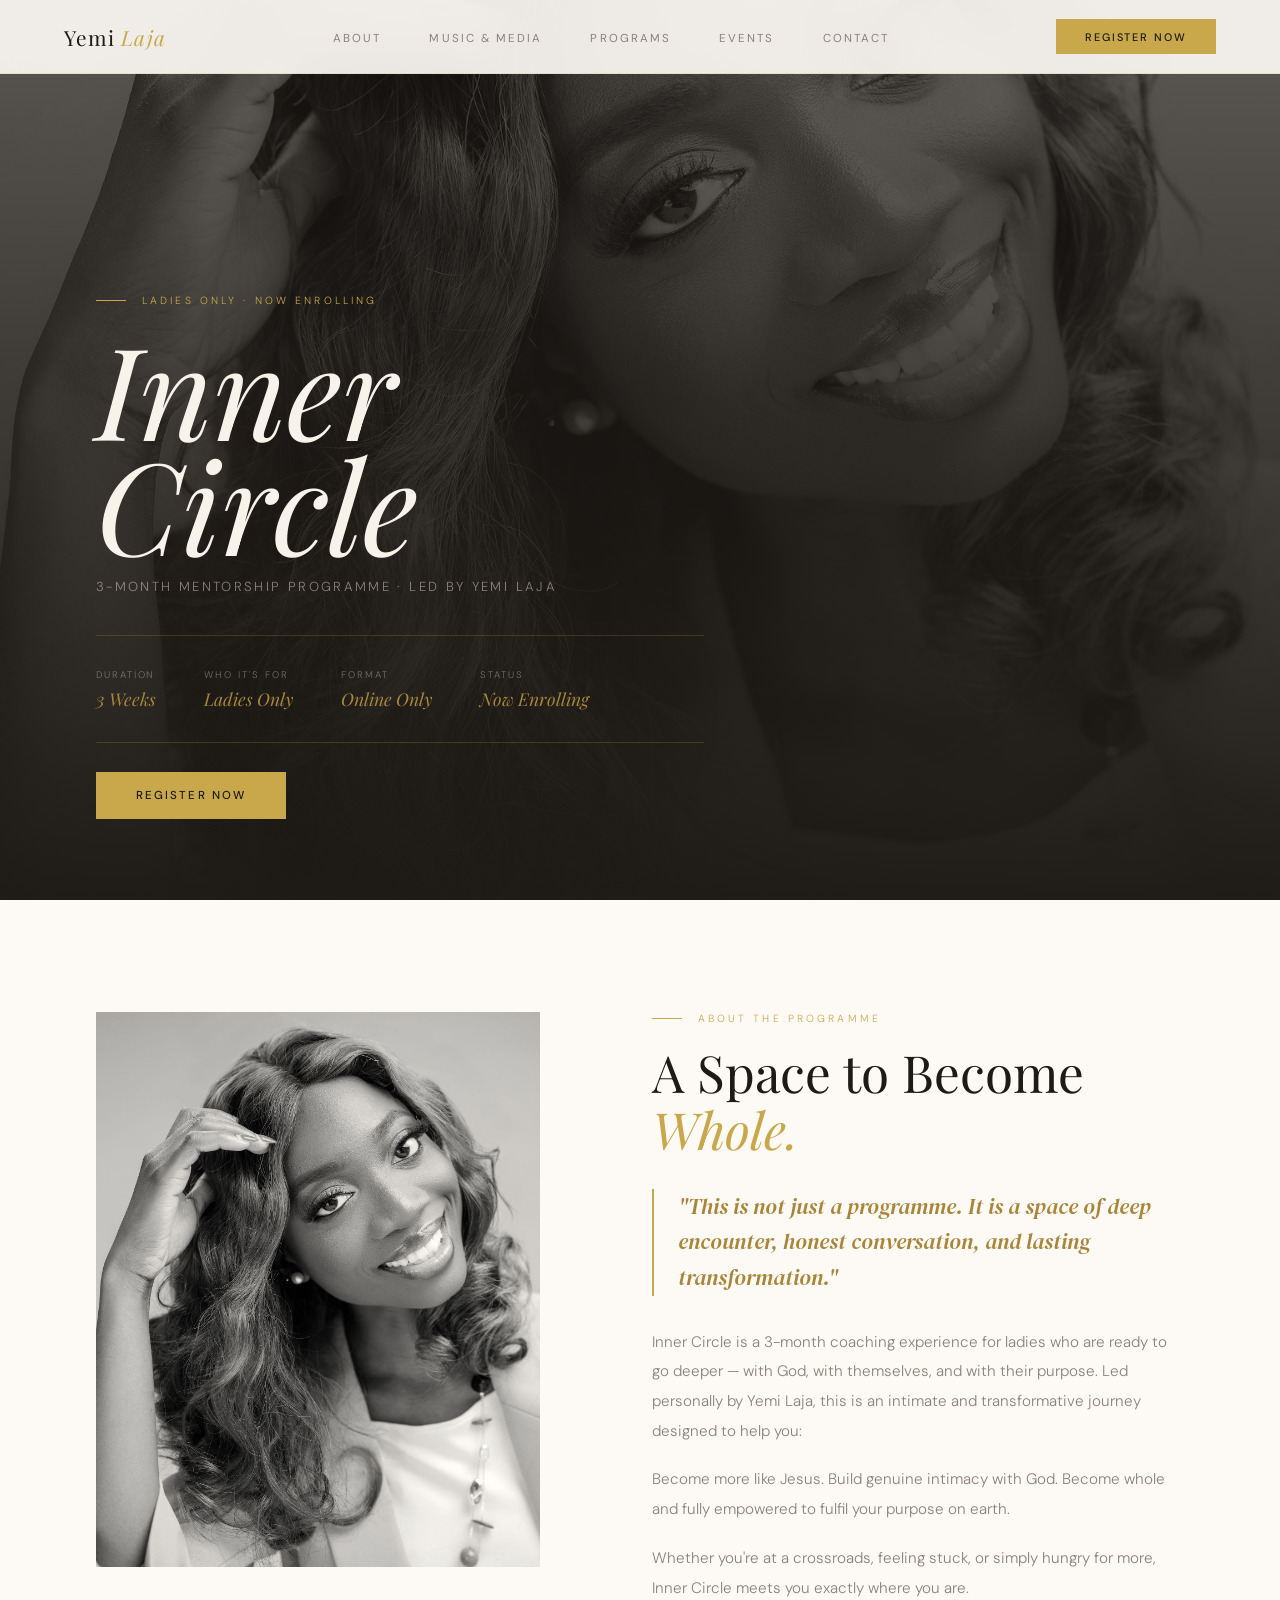
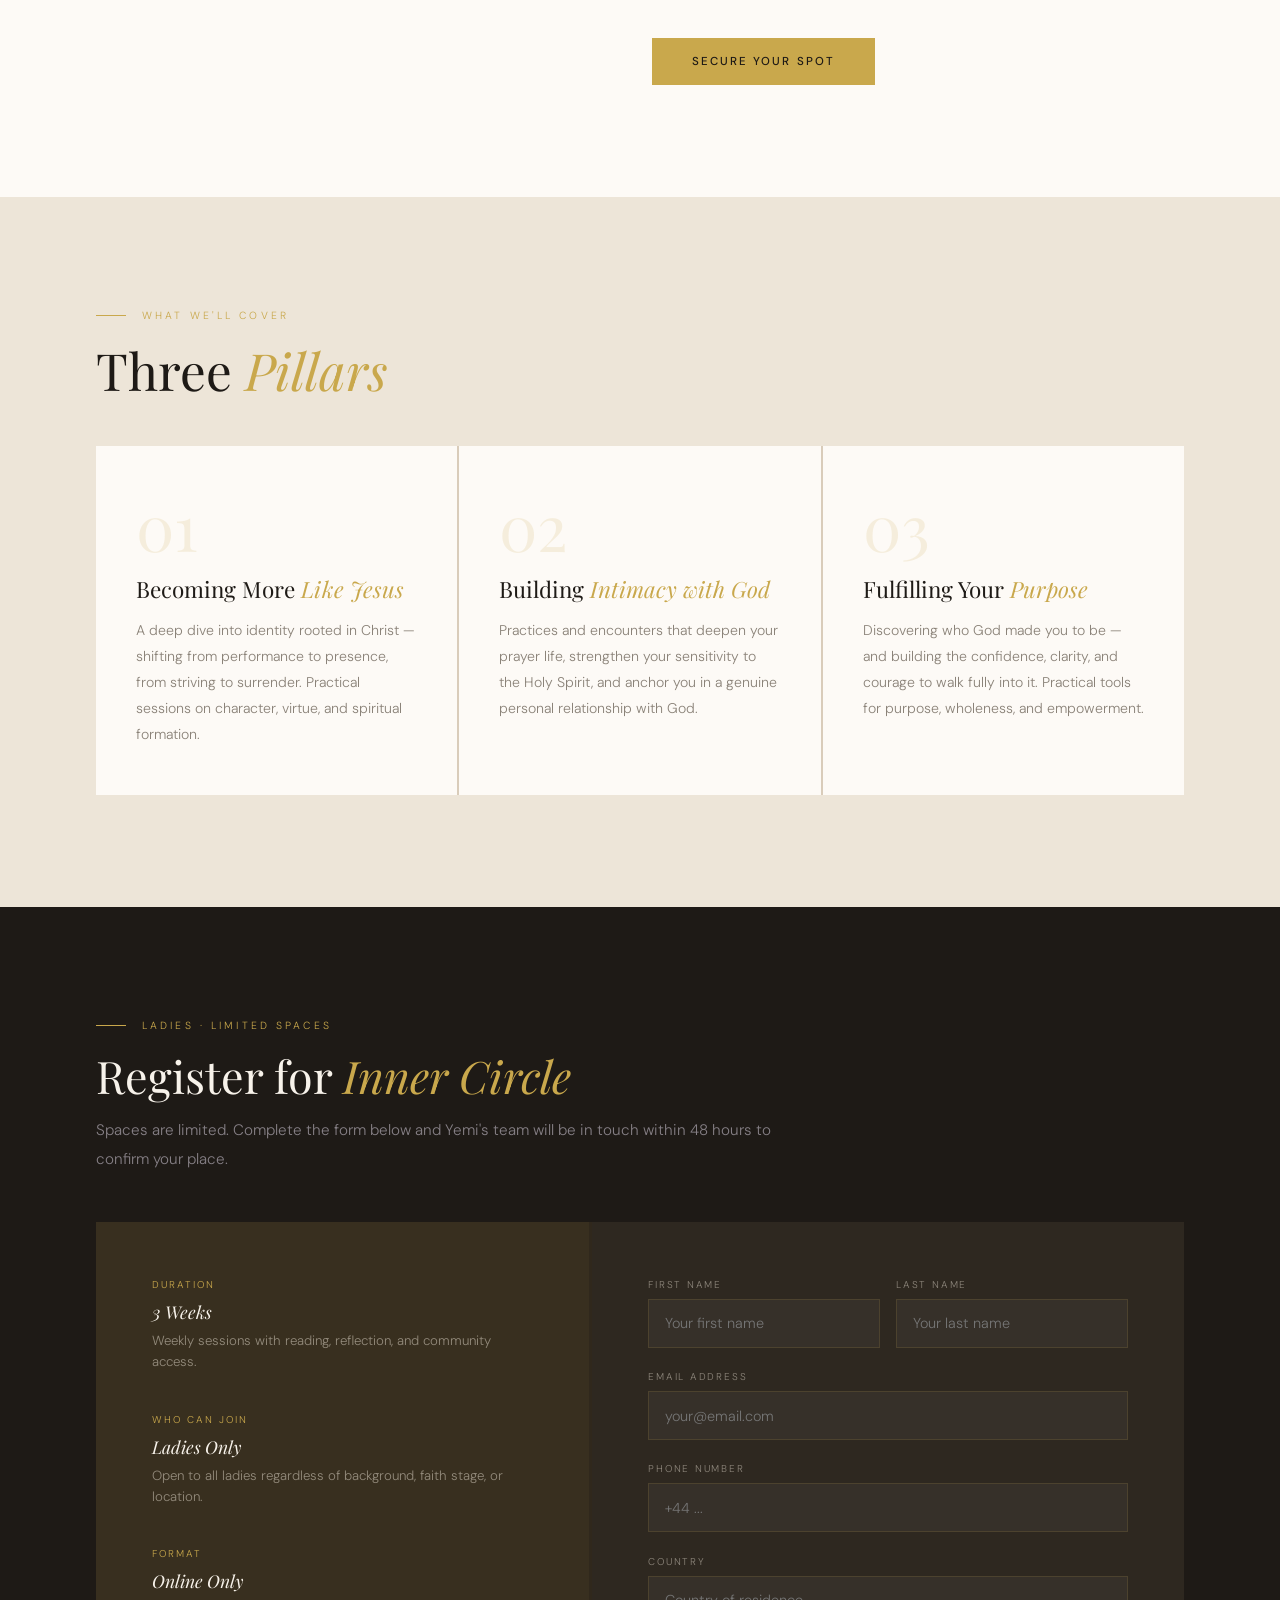
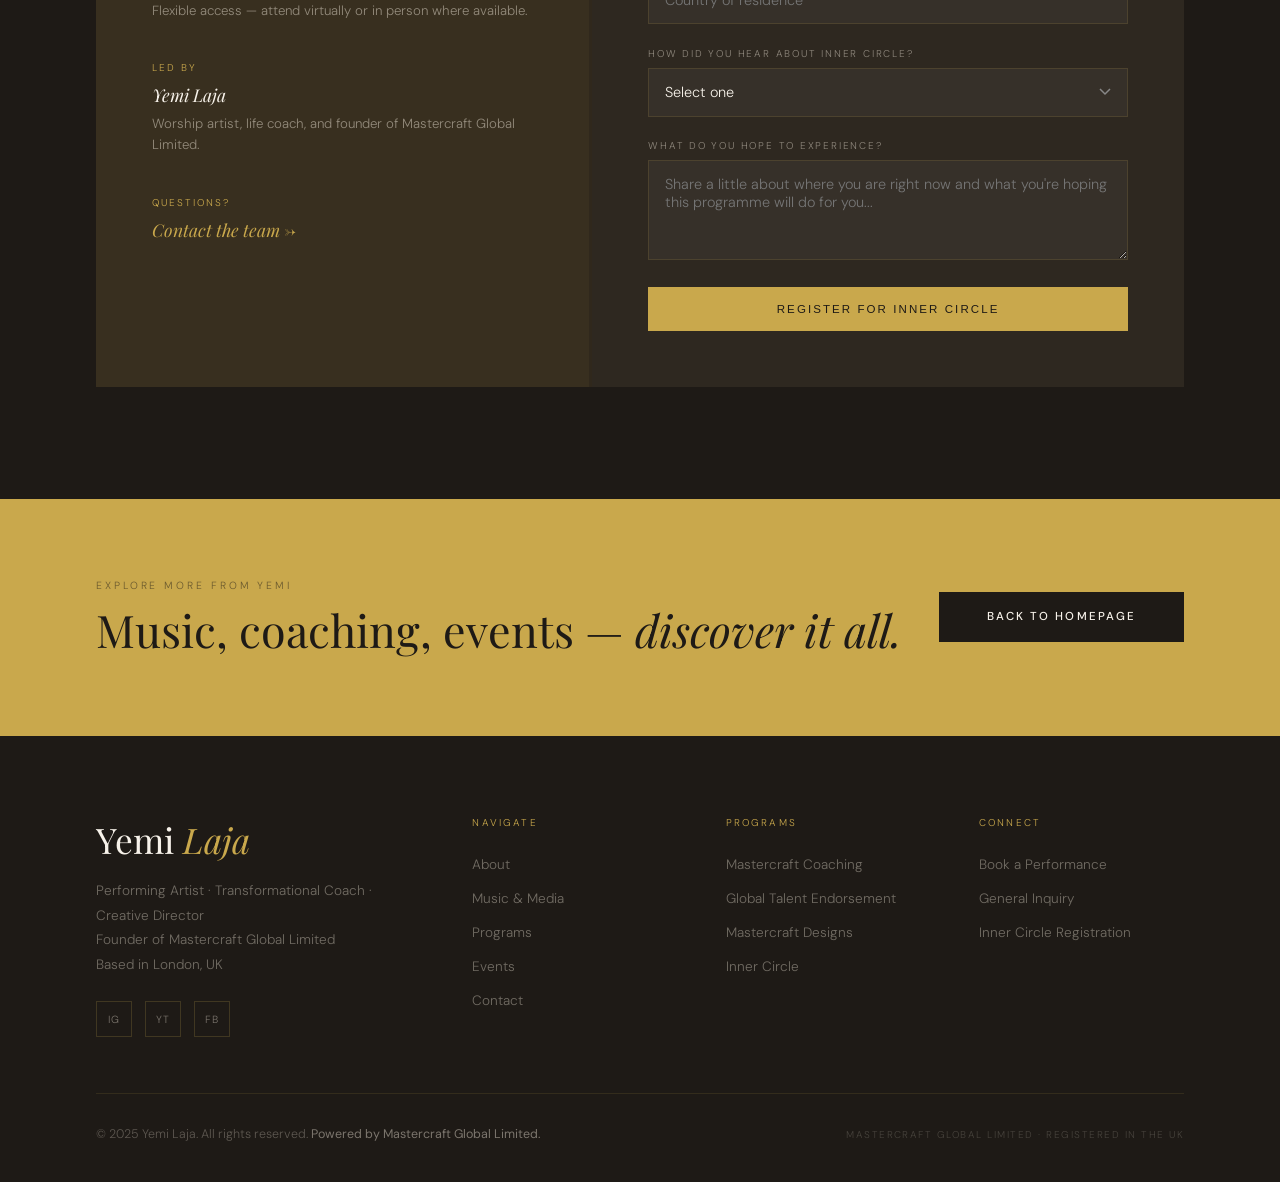
<file: inner-circle/index.html>
<!DOCTYPE html>
<html lang="en">
<head>
<meta charset="UTF-8"><meta name="viewport" content="width=device-width, initial-scale=1.0">
<title>Inner Circle — Yemi Laja</title>
<link rel="preconnect" href="https://fonts.googleapis.com">
<link rel="preconnect" href="https://fonts.gstatic.com" crossorigin>
<link href="https://fonts.googleapis.com/css2?family=Playfair+Display:ital,wght@0,300;0,400;0,500;1,300;1,400&family=DM+Sans:wght@200;300;400;500&family=DM+Serif+Display:ital@0;1&display=swap" rel="stylesheet">
<link rel="stylesheet" href="/style.css">
<style>
#ic-hero {
  position:relative; min-height:100vh;
  display:flex; align-items:flex-end; overflow:hidden;
  background:var(--char);
}
.ic-hero-bg { position:absolute; inset:0; }
.ic-hero-bg img { width:100%; height:100%; object-fit:cover; opacity:0.4; filter:sepia(10%); }
.ic-hero-overlay {
  position:absolute; inset:0;
  background:linear-gradient(to top, rgba(30,26,22,0.98) 0%, rgba(30,26,22,0.5) 60%, rgba(30,26,22,0.1) 100%);
}
.ic-hero-content { position:relative; z-index:2; padding:0 6rem 6rem; max-width:800px; }
.ic-label { font-size:0.65rem; letter-spacing:0.3em; text-transform:uppercase; color:var(--gold); margin-bottom:1.5rem; display:flex; align-items:center; gap:1rem; }
.ic-label::before { content:''; width:30px; height:1px; background:var(--gold); }
.ic-hero-title { font-family:'Playfair Display',serif; font-size:clamp(4rem,10vw,9rem); font-weight:300; font-style:italic; color:var(--cream); line-height:0.9; margin-bottom:1rem; }
.ic-hero-sub { font-size:0.82rem; letter-spacing:0.18em; text-transform:uppercase; color:rgba(237,229,216,0.5); margin-bottom:2.5rem; }
.ic-meta { display:flex; gap:3rem; flex-wrap:wrap; padding:2rem 0; border-top:1px solid rgba(201,168,76,0.2); border-bottom:1px solid rgba(201,168,76,0.2); margin-bottom:2.5rem; }
.ic-meta-item {}
.ic-meta-label { font-size:0.6rem; letter-spacing:0.2em; text-transform:uppercase; color:rgba(237,229,216,0.4); margin-bottom:0.4rem; }
.ic-meta-val { font-family:'Playfair Display',serif; font-size:1.1rem; color:var(--gold-dim); font-style:italic; }

#ic-about { padding:7rem 6rem; background:var(--white); display:grid; grid-template-columns:1fr 1.2fr; gap:7rem; align-items:start; }
.ic-about-img img { width:100%; filter:sepia(8%); }
.ic-quote { font-family:'DM Serif Display',serif; font-style:italic; font-size:1.35rem; line-height:1.65; color:var(--gold-dim); border-left:2px solid var(--gold); padding-left:1.5rem; margin:2rem 0; }
.ic-body { font-size:0.95rem; line-height:1.95; color:var(--mist); margin-bottom:1.2rem; }

#ic-pillars { padding:7rem 6rem; background:var(--parchment); }
.pillars-grid { display:grid; grid-template-columns:repeat(3,1fr); gap:2px; background:var(--sand); margin-top:3rem; }
.pillar { background:var(--white); padding:3rem 2.5rem; }
.pillar-num { font-family:'Playfair Display',serif; font-size:4rem; font-weight:300; color:rgba(201,168,76,0.15); line-height:1; margin-bottom:1rem; }
.pillar-title { font-family:'Playfair Display',serif; font-size:1.4rem; font-weight:400; color:var(--char); margin-bottom:0.8rem; }
.pillar-title em { font-style:italic; color:var(--gold); }
.pillar-body { font-size:0.88rem; line-height:1.85; color:var(--mist); }

#ic-register { padding:7rem 6rem; background:var(--char); }
.ic-reg-wrap { display:grid; grid-template-columns:1fr 1.2fr; gap:3px; background:rgba(201,168,76,0.1); margin-top:3rem; }
.ic-reg-info { background:rgba(201,168,76,0.05); padding:3.5rem; }
.ic-reg-form { background:var(--char-soft); padding:3.5rem; }
.reg-info-item { margin-bottom:2.5rem; }
.reg-info-label { font-size:0.62rem; letter-spacing:0.2em; text-transform:uppercase; color:var(--gold); margin-bottom:0.5rem; }
.reg-info-val { font-family:'Playfair Display',serif; font-size:1.1rem; color:var(--cream); font-style:italic; line-height:1.5; }
.reg-info-sub { font-size:0.83rem; color:rgba(237,229,216,0.5); margin-top:0.3rem; line-height:1.6; }
.form-group { margin-bottom:1.4rem; }
.form-label { font-size:0.62rem; letter-spacing:0.18em; text-transform:uppercase; color:rgba(237,229,216,0.5); display:block; margin-bottom:0.5rem; }
.form-input,.form-select,.form-textarea { width:100%; background:rgba(255,255,255,0.04); border:1px solid rgba(201,168,76,0.15); color:var(--cream); font-family:'DM Sans',sans-serif; font-size:0.9rem; font-weight:300; padding:0.9rem 1rem; outline:none; transition:border-color 0.3s; }
.form-input:focus,.form-select:focus,.form-textarea:focus { border-color:var(--gold); }
.form-textarea { min-height:100px; resize:vertical; }
.form-select { background-image:url("data:image/svg+xml,%3Csvg xmlns='http://www.w3.org/2000/svg' width='12' height='8' viewBox='0 0 12 8'%3E%3Cpath d='M1 1l5 5 5-5' stroke='%23888' stroke-width='1.5' fill='none'/%3E%3C/svg%3E"); background-repeat:no-repeat; background-position:right 1rem center; padding-right:2.5rem; appearance:none; }
.form-row { display:grid; grid-template-columns:1fr 1fr; gap:1rem; }

@media(max-width:1024px){
  .ic-hero-content{padding:0 3rem 5rem;}
  #ic-about{grid-template-columns:1fr;padding:5rem 3rem;gap:3rem;}
  #ic-pillars{padding:5rem 3rem;}
  .pillars-grid{grid-template-columns:1fr;}
  #ic-register{padding:5rem 3rem;}
  .ic-reg-wrap{grid-template-columns:1fr;}
  .ic-reg-info,.ic-reg-form{padding:2.5rem;}
}
@media(max-width:767px){
  .ic-hero-content{padding:0 1.5rem 4rem!important;}
  #ic-about,#ic-pillars,#ic-register{padding-left:1.5rem!important;padding-right:1.5rem!important;}
  .ic-meta{flex-wrap:wrap;gap:1.2rem;}
  .form-row{grid-template-columns:1fr;}
}
</style>
</head>
<body>
<div class="mob-nav" id="mobNav">
  <button class="mob-close" onclick="closeMobNav()">✕</button>
  <a href="/">Home</a><a href="/about/">About</a>
  <a href="/music/">Music & Media</a><a href="/programs/">Programs</a>
  <a href="/events/">Events</a><a href="/contact/">Contact</a>
</div>
<nav id="nav" class="scrolled">
  <a href="/" class="nav-logo" style="color:var(--char)">Yemi <em>Laja</em></a>
  <ul class="nav-links">
    <li><a href="/about/">About</a></li>
    <li><a href="/music/">Music & Media</a></li>
    <li><a href="/programs/">Programs</a></li>
    <li><a href="/events/">Events</a></li>
    <li><a href="/contact/">Contact</a></li>
  </ul>
  <a href="#ic-register" class="nav-book">Register Now</a>
  <div class="nav-ham" onclick="openMobNav()"><span></span><span></span><span></span></div>
</nav>

<section id="ic-hero">
  <div class="ic-hero-bg">
    <img src="../../photos/yemi-12.png" alt="Inner Circle"
         >
  </div>
  <div class="ic-hero-overlay"></div>
  <div class="ic-hero-content">
    <p class="ic-label">Ladies Only · Now Enrolling</p>
    <h1 class="ic-hero-title">Inner Circle</h1>
    <p class="ic-hero-sub">3-Month Mentorship Programme · Led by Yemi Laja</p>
    <div class="ic-meta">
      <div class="ic-meta-item"><div class="ic-meta-label">Duration</div><div class="ic-meta-val">3 Weeks</div></div>
      <div class="ic-meta-item"><div class="ic-meta-label">Who It's For</div><div class="ic-meta-val">Ladies Only</div></div>
      <div class="ic-meta-item"><div class="ic-meta-label">Format</div><div class="ic-meta-val">Online Only</div></div>
      <div class="ic-meta-item"><div class="ic-meta-label">Status</div><div class="ic-meta-val">Now Enrolling</div></div>
    </div>
    <a href="#ic-register" class="cta-primary">Register Now</a>
  </div>
</section>

<section id="ic-about">
  <div class="ic-about-img reveal">
    <img src="../../photos/yemi-12.png" alt="Yemi Laja"
         >
  </div>
  <div class="reveal reveal-delay-1">
    <p class="section-label">About the Programme</p>
    <h2 class="section-heading" style="color:var(--char);margin-bottom:1.5rem;">A Space to Become <em>Whole.</em></h2>
    <blockquote class="ic-quote">"This is not just a programme. It is a space of deep encounter, honest conversation, and lasting transformation."</blockquote>
    <p class="ic-body">Inner Circle is a 3-month coaching experience for ladies who are ready to go deeper — with God, with themselves, and with their purpose. Led personally by Yemi Laja, this is an intimate and transformative journey designed to help you:</p>
    <p class="ic-body">Become more like Jesus. Build genuine intimacy with God. Become whole and fully empowered to fulfil your purpose on earth.</p>
    <p class="ic-body">Whether you're at a crossroads, feeling stuck, or simply hungry for more, Inner Circle meets you exactly where you are.</p>
    <a href="#ic-register" class="cta-primary" style="margin-top:1rem;display:inline-block;">Secure Your Spot</a>
  </div>
</section>

<section id="ic-pillars">
  <div class="reveal">
    <p class="section-label">What We'll Cover</p>
    <h2 class="section-heading" style="color:var(--char);">Three <em>Pillars</em></h2>
  </div>
  <div class="pillars-grid">
    <div class="pillar reveal reveal-delay-1">
      <div class="pillar-num">01</div>
      <div class="pillar-title">Becoming More <em>Like Jesus</em></div>
      <p class="pillar-body">A deep dive into identity rooted in Christ — shifting from performance to presence, from striving to surrender. Practical sessions on character, virtue, and spiritual formation.</p>
    </div>
    <div class="pillar reveal reveal-delay-2">
      <div class="pillar-num">02</div>
      <div class="pillar-title">Building <em>Intimacy with God</em></div>
      <p class="pillar-body">Practices and encounters that deepen your prayer life, strengthen your sensitivity to the Holy Spirit, and anchor you in a genuine personal relationship with God.</p>
    </div>
    <div class="pillar reveal reveal-delay-3">
      <div class="pillar-num">03</div>
      <div class="pillar-title">Fulfilling Your <em>Purpose</em></div>
      <p class="pillar-body">Discovering who God made you to be — and building the confidence, clarity, and courage to walk fully into it. Practical tools for purpose, wholeness, and empowerment.</p>
    </div>
  </div>
</section>

<section id="ic-register">
  <div class="reveal" style="max-width:700px;margin-bottom:3rem;">
    <p class="mc-label">Ladies · Limited Spaces</p>
    <h2 style="font-family:'Playfair Display',serif;font-size:clamp(2rem,3.5vw,3rem);font-weight:300;color:var(--cream);line-height:1.1;">Register for <em style="font-style:italic;color:var(--gold)">Inner Circle</em></h2>
    <p style="font-size:0.95rem;line-height:1.9;color:rgba(237,229,246,0.5);margin-top:1rem;">Spaces are limited. Complete the form below and Yemi's team will be in touch within 48 hours to confirm your place.</p>
  </div>
  <div class="ic-reg-wrap reveal reveal-delay-1">
    <div class="ic-reg-info">
      <div class="reg-info-item">
        <div class="reg-info-label">Duration</div>
        <div class="reg-info-val">3 Weeks</div>
        <div class="reg-info-sub">Weekly sessions with reading, reflection, and community access.</div>
      </div>
      <div class="reg-info-item">
        <div class="reg-info-label">Who Can Join</div>
        <div class="reg-info-val">Ladies Only</div>
        <div class="reg-info-sub">Open to all ladies regardless of background, faith stage, or location.</div>
      </div>
      <div class="reg-info-item">
        <div class="reg-info-label">Format</div>
        <div class="reg-info-val">Online Only</div>
        <div class="reg-info-sub">Flexible access — attend virtually or in person where available.</div>
      </div>
      <div class="reg-info-item">
        <div class="reg-info-label">Led By</div>
        <div class="reg-info-val">Yemi Laja</div>
        <div class="reg-info-sub">Worship artist, life coach, and founder of Mastercraft Global Limited.</div>
      </div>
      <div class="reg-info-item">
        <div class="reg-info-label">Questions?</div>
        <div class="reg-info-val"><a href="/contact/" style="color:var(--gold);text-decoration:none;">Contact the team →</a></div>
      </div>
    </div>
    <div class="ic-reg-form">
      <div class="form-row">
        <div class="form-group"><label class="form-label">First Name</label><input type="text" class="form-input" placeholder="Your first name"></div>
        <div class="form-group"><label class="form-label">Last Name</label><input type="text" class="form-input" placeholder="Your last name"></div>
      </div>
      <div class="form-group"><label class="form-label">Email Address</label><input type="email" class="form-input" placeholder="your@email.com"></div>
      <div class="form-group"><label class="form-label">Phone Number</label><input type="tel" class="form-input" placeholder="+44 ..."></div>
      <div class="form-group"><label class="form-label">Country</label><input type="text" class="form-input" placeholder="Country of residence"></div>
      <div class="form-group">
        <label class="form-label">How did you hear about Inner Circle?</label>
        <select class="form-select">
          <option value="">Select one</option>
          <option>Instagram</option>
          <option>YouTube</option>
          <option>Facebook</option>
          <option>From a friend</option>
          <option>Yemi's website</option>
          <option>Other</option>
        </select>
      </div>
      <div class="form-group">
        <label class="form-label">What do you hope to experience?</label>
        <textarea class="form-textarea" placeholder="Share a little about where you are right now and what you're hoping this programme will do for you..."></textarea>
      </div>
      <button onclick="this.textContent='Registration Submitted ✓';this.disabled=true;this.style.background='var(--gold-dim)';" class="cta-primary" style="border:none;cursor:pointer;width:100%;text-align:center;justify-content:center;">Register for Inner Circle</button>
    </div>
  </div>
</section>

<div id="cta-band" class="reveal">
  <div class="cta-band-text">
    <p class="cta-band-eyebrow">Explore more from Yemi</p>
    <h2 class="cta-band-heading">Music, coaching, events — <em>discover it all.</em></h2>
  </div>
  <a href="/" class="cta-dark">Back to Homepage</a>
</div>

<footer>
  <div class="footer-top">
    <div>
      <div class="footer-brand-name">Yemi <em>Laja</em></div>
      <p class="footer-tagline">Performing Artist · Transformational Coach · Creative Director<br>Founder of Mastercraft Global Limited<br>Based in London, UK</p>
      <div class="footer-socials">
        <a href="https://www.instagram.com/yemi_laja/" class="footer-social">IG</a>
        <a href="https://www.youtube.com/channel/UC3ddBQKgWxhFjno4_jDT34g" class="footer-social">YT</a>
        <a href="https://www.facebook.com/omolaja.olayemi.5/" class="footer-social">FB</a>
        </div>
    </div>
    <div><p class="footer-col-title">Navigate</p><ul class="footer-links"><li><a href="/about/">About</a></li><li><a href="/music/">Music & Media</a></li><li><a href="/programs/">Programs</a></li><li><a href="/events/">Events</a></li><li><a href="/contact/">Contact</a></li></ul></div>
    <div><p class="footer-col-title">Programs</p><ul class="footer-links"><li><a href="/programs/#coaching">Mastercraft Coaching</a></li><li><a href="/programs/#endorsement">Global Talent Endorsement</a></li><li><a href="/programs/#design">Mastercraft Designs</a></li><li><a href="/inner-circle/">Inner Circle</a></li></ul></div>
    <div><p class="footer-col-title">Connect</p><ul class="footer-links"><li><a href="/contact/#booking">Book a Performance</a></li><li><a href="/contact/#inquiry">General Inquiry</a></li><li><a href="/inner-circle/">Inner Circle Registration</a></li></ul></div>
  </div>
  <div class="footer-bottom">
    <p class="footer-legal">© 2025 Yemi Laja. All rights reserved. <strong>Powered by Mastercraft Global Limited.</strong></p>
    <p class="footer-mc">Mastercraft Global Limited · Registered in the UK</p>
  </div>
</footer>
<script>
function openMobNav(){document.getElementById("mobNav").classList.add("open");}
function closeMobNav(){document.getElementById("mobNav").classList.remove("open");}
const obs=new IntersectionObserver(e=>e.forEach(x=>{if(x.isIntersecting)x.target.classList.add("visible");}),{threshold:0.12});
document.querySelectorAll(".reveal").forEach(el=>obs.observe(el));
</script>
</body></html>
</file>
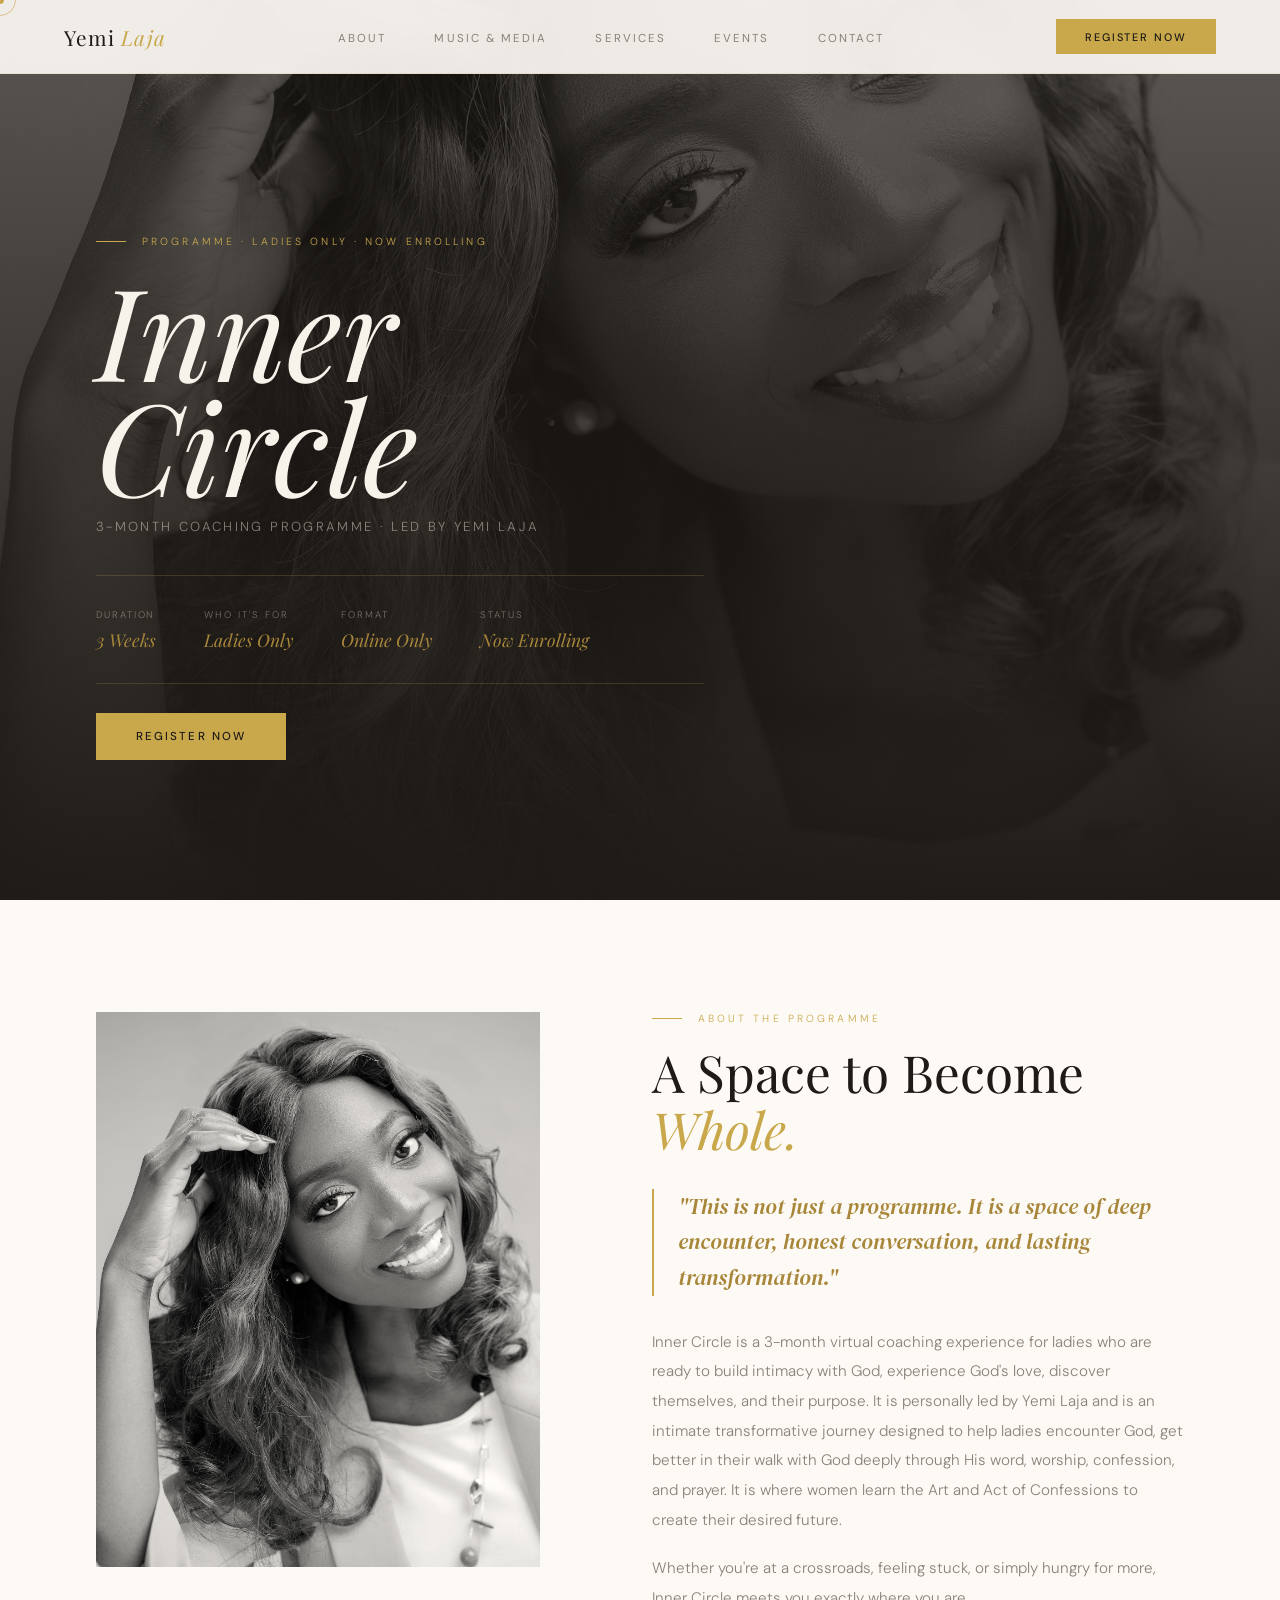
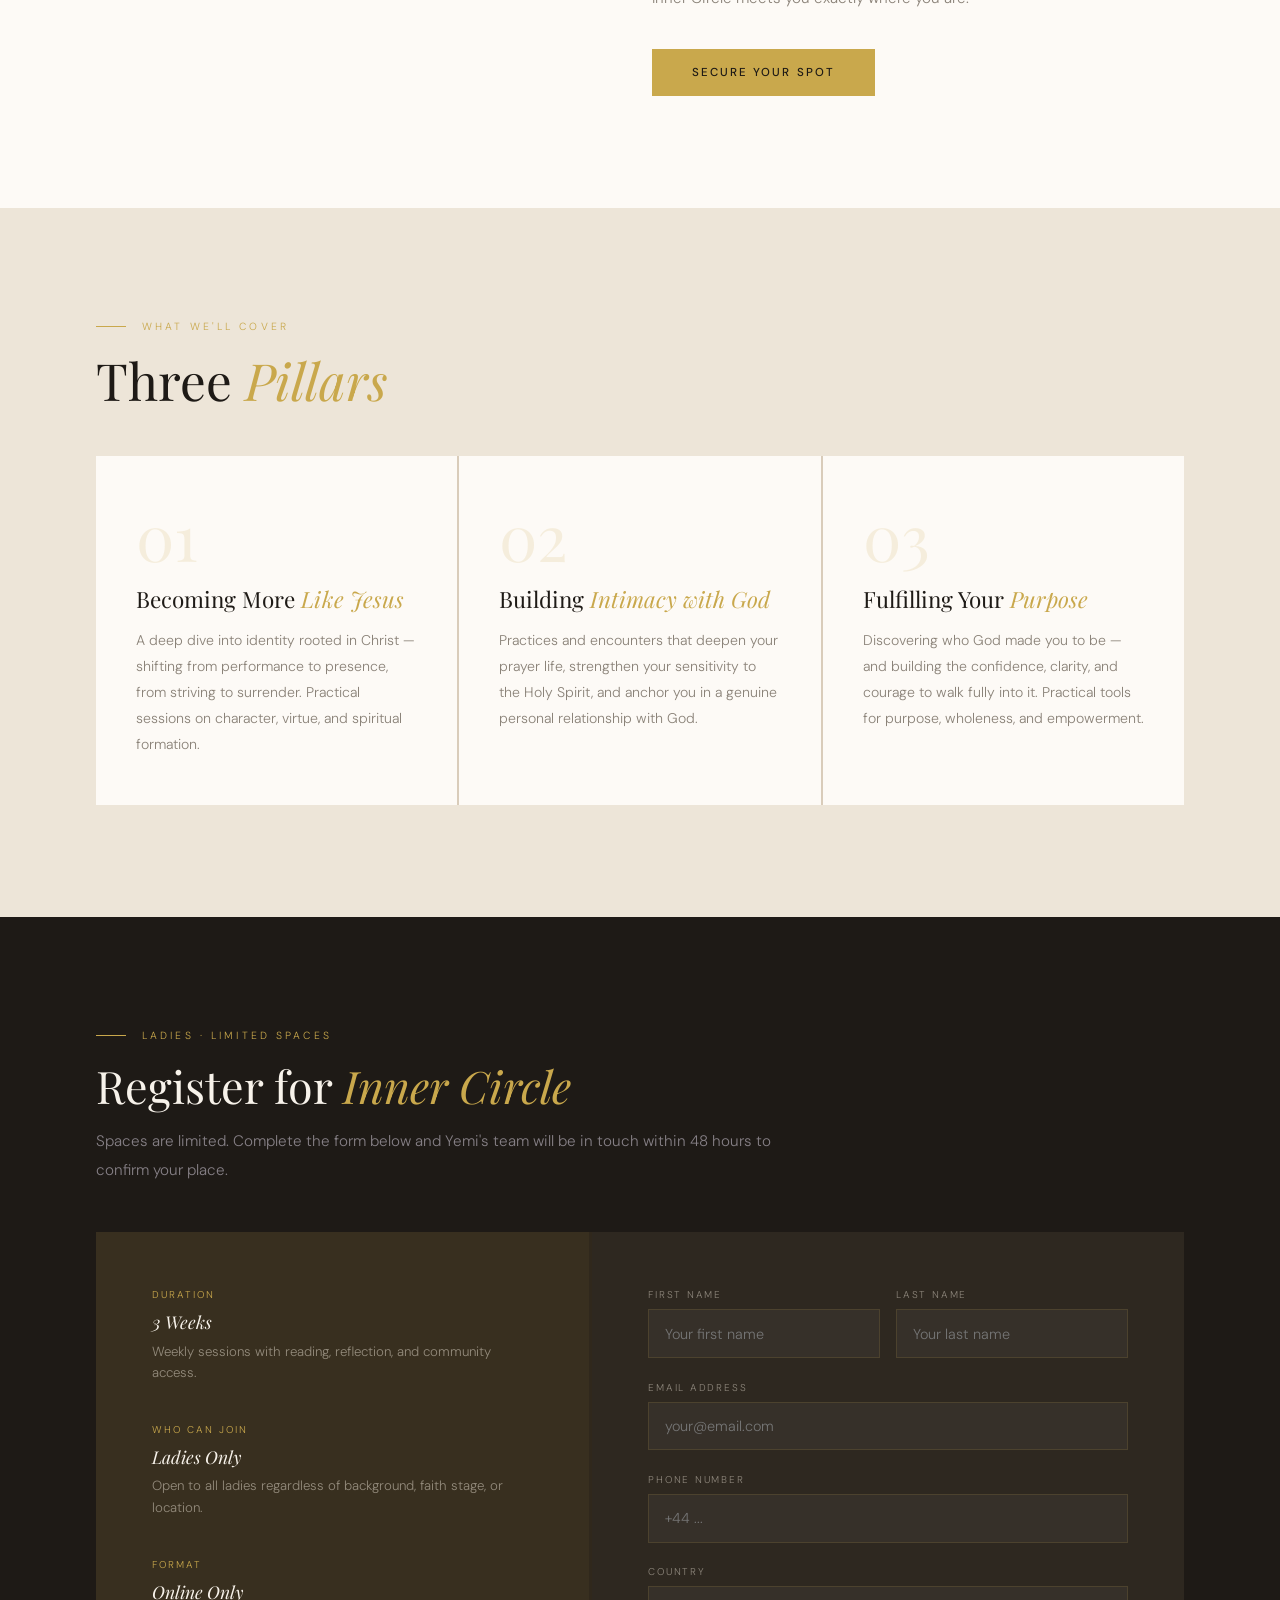
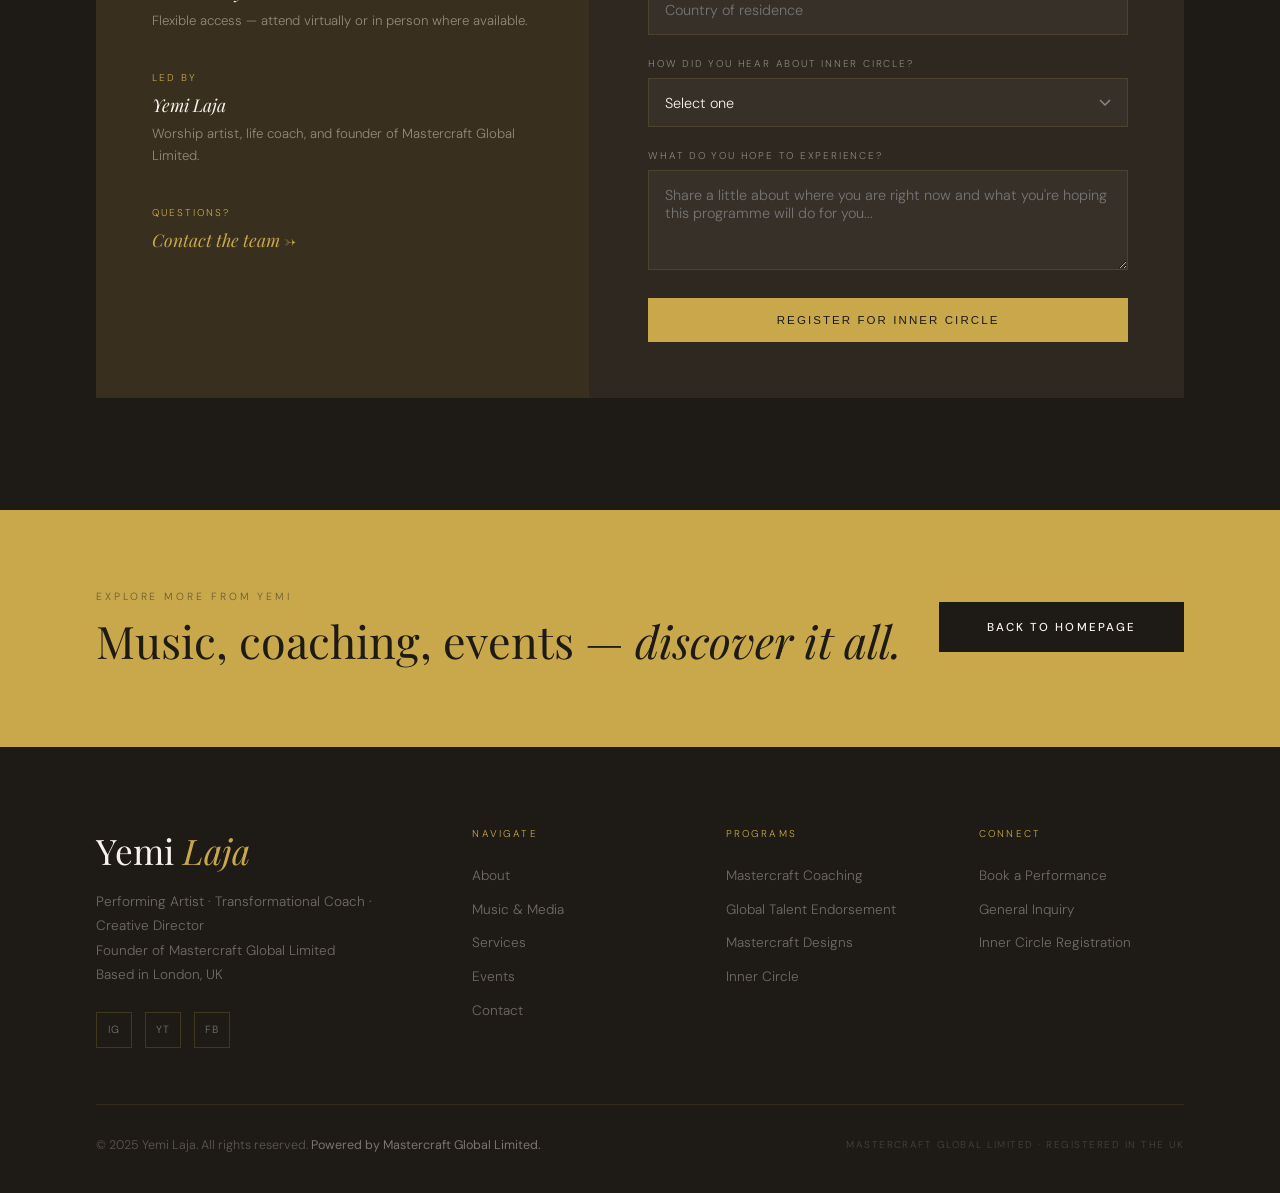
<file: events/inner-circle/index.html>
<!DOCTYPE html>
<html lang="en">
<head>
<meta charset="UTF-8"><meta name="viewport" content="width=device-width, initial-scale=1.0">
<title>Inner Circle — Yemi Laja</title>
<link rel="preconnect" href="https://fonts.googleapis.com">
<link rel="preconnect" href="https://fonts.gstatic.com" crossorigin>
<link href="https://fonts.googleapis.com/css2?family=Playfair+Display:ital,wght@0,300;0,400;0,500;1,300;1,400&family=DM+Sans:wght@200;300;400;500&family=DM+Serif+Display:ital@0;1&display=swap" rel="stylesheet">
<link rel="stylesheet" href="../../style.css">
<style>
#ic-hero {
  position:relative; min-height:100vh;
  display:flex; align-items:flex-end; overflow:hidden;
  background:var(--char);
}
.ic-hero-bg { position:absolute; inset:0; }
.ic-hero-bg img { width:100%; height:100%; object-fit:cover; opacity:0.4; filter:sepia(10%); }
.ic-hero-overlay {
  position:absolute; inset:0;
  background:linear-gradient(to top, rgba(30,26,22,0.98) 0%, rgba(30,26,22,0.5) 60%, rgba(30,26,22,0.1) 100%);
}
.ic-hero-content { position:relative; z-index:2; padding:0 6rem 6rem; max-width:800px; }
.ic-label { font-size:0.65rem; letter-spacing:0.3em; text-transform:uppercase; color:var(--gold); margin-bottom:1.5rem; display:flex; align-items:center; gap:1rem; }
.ic-label::before { content:''; width:30px; height:1px; background:var(--gold); }
.ic-hero-title { font-family:'Playfair Display',serif; font-size:clamp(4rem,10vw,9rem); font-weight:300; font-style:italic; color:var(--cream); line-height:0.9; margin-bottom:1rem; }
.ic-hero-sub { font-size:0.82rem; letter-spacing:0.18em; text-transform:uppercase; color:rgba(237,229,216,0.5); margin-bottom:2.5rem; }
.ic-meta { display:flex; gap:3rem; flex-wrap:wrap; padding:2rem 0; border-top:1px solid rgba(201,168,76,0.2); border-bottom:1px solid rgba(201,168,76,0.2); margin-bottom:2.5rem; }
.ic-meta-item {}
.ic-meta-label { font-size:0.6rem; letter-spacing:0.2em; text-transform:uppercase; color:rgba(237,229,216,0.4); margin-bottom:0.4rem; }
.ic-meta-val { font-family:'Playfair Display',serif; font-size:1.1rem; color:var(--gold-dim); font-style:italic; }

#ic-about { padding:7rem 6rem; background:var(--white); display:grid; grid-template-columns:1fr 1.2fr; gap:7rem; align-items:start; }
.ic-about-img img { width:100%; filter:sepia(8%); }
.ic-quote { font-family:'DM Serif Display',serif; font-style:italic; font-size:1.35rem; line-height:1.65; color:var(--gold-dim); border-left:2px solid var(--gold); padding-left:1.5rem; margin:2rem 0; }
.ic-body { font-size:0.95rem; line-height:1.95; color:var(--mist); margin-bottom:1.2rem; }

#ic-pillars { padding:7rem 6rem; background:var(--parchment); }
.pillars-grid { display:grid; grid-template-columns:repeat(3,1fr); gap:2px; background:var(--sand); margin-top:3rem; }
.pillar { background:var(--white); padding:3rem 2.5rem; }
.pillar-num { font-family:'Playfair Display',serif; font-size:4rem; font-weight:300; color:rgba(201,168,76,0.15); line-height:1; margin-bottom:1rem; }
.pillar-title { font-family:'Playfair Display',serif; font-size:1.4rem; font-weight:400; color:var(--char); margin-bottom:0.8rem; }
.pillar-title em { font-style:italic; color:var(--gold); }
.pillar-body { font-size:0.88rem; line-height:1.85; color:var(--mist); }

#ic-register { padding:7rem 6rem; background:var(--char); }
.ic-reg-wrap { display:grid; grid-template-columns:1fr 1.2fr; gap:3px; background:rgba(201,168,76,0.1); margin-top:3rem; }
.ic-reg-info { background:rgba(201,168,76,0.05); padding:3.5rem; }
.ic-reg-form { background:var(--char-soft); padding:3.5rem; }
.reg-info-item { margin-bottom:2.5rem; }
.reg-info-label { font-size:0.62rem; letter-spacing:0.2em; text-transform:uppercase; color:var(--gold); margin-bottom:0.5rem; }
.reg-info-val { font-family:'Playfair Display',serif; font-size:1.1rem; color:var(--cream); font-style:italic; line-height:1.5; }
.reg-info-sub { font-size:0.83rem; color:rgba(237,229,216,0.5); margin-top:0.3rem; line-height:1.6; }
.form-group { margin-bottom:1.4rem; }
.form-label { font-size:0.62rem; letter-spacing:0.18em; text-transform:uppercase; color:rgba(237,229,216,0.5); display:block; margin-bottom:0.5rem; }
.form-input,.form-select,.form-textarea { width:100%; background:rgba(255,255,255,0.04); border:1px solid rgba(201,168,76,0.15); color:var(--cream); font-family:'DM Sans',sans-serif; font-size:0.9rem; font-weight:300; padding:0.9rem 1rem; outline:none; transition:border-color 0.3s; }
.form-input:focus,.form-select:focus,.form-textarea:focus { border-color:var(--gold); }
.form-textarea { min-height:100px; resize:vertical; }
.form-select { background-image:url("data:image/svg+xml,%3Csvg xmlns='http://www.w3.org/2000/svg' width='12' height='8' viewBox='0 0 12 8'%3E%3Cpath d='M1 1l5 5 5-5' stroke='%23888' stroke-width='1.5' fill='none'/%3E%3C/svg%3E"); background-repeat:no-repeat; background-position:right 1rem center; padding-right:2.5rem; appearance:none; }
.form-row { display:grid; grid-template-columns:1fr 1fr; gap:1rem; }

@media(min-width:1025px){
  #ic-hero { align-items:center; }
  .ic-hero-content { padding-top:9rem; padding-bottom:4rem; }
}
  
@media(max-width:1024px){
  .ic-hero-content{padding:0 3rem 5rem;}
  #ic-about{grid-template-columns:1fr;padding:5rem 3rem;gap:3rem;}
  #ic-pillars{padding:5rem 3rem;}
  .pillars-grid{grid-template-columns:1fr;}
  #ic-register{padding:5rem 3rem;}
  .ic-reg-wrap{grid-template-columns:1fr;}
  .ic-reg-info,.ic-reg-form{padding:2.5rem;}
}
@media(max-width:767px){
  .ic-hero-content{padding:0 1.5rem 4rem!important;}
  #ic-about,#ic-pillars,#ic-register{padding-left:1.5rem!important;padding-right:1.5rem!important;}
  .ic-meta{flex-wrap:wrap;gap:1.2rem;}
  .form-row{grid-template-columns:1fr;}
}
</style>
</head>
<body>
<div class="mob-nav" id="mobNav">
  <button class="mob-close" onclick="closeMobNav()">✕</button>
  <a href="/">Home</a><a href="/about/">About</a>
  <a href="/music/">Music & Media</a><a href="/services/">Services</a>
  <a href="/events/">Events</a><a href="/contact/">Contact</a>
</div>
<nav id="nav" class="scrolled">
  <a href="/" class="nav-logo" style="color:var(--char)">Yemi <em>Laja</em></a>
  <ul class="nav-links">
    <li><a href="/about/">About</a></li>
    <li><a href="/music/">Music & Media</a></li>
    <li><a href="/services/">Services</a></li>
    <li><a href="/events/">Events</a></li>
    <li><a href="/contact/">Contact</a></li>
  </ul>
  <a href="#ic-register" class="nav-book">Register Now</a>
  <div class="nav-ham" onclick="openMobNav()"><span></span><span></span><span></span></div>
</nav>

<section id="ic-hero">
  <div class="ic-hero-bg">
    <img src="../../photos/yemi-12.png" alt="Inner Circle"
         >
  </div>
  <div class="ic-hero-overlay"></div>
  <div class="ic-hero-content">
    <p class="ic-label">Programme · Ladies Only · Now Enrolling</p>
    <h1 class="ic-hero-title">Inner Circle</h1>
    <p class="ic-hero-sub">3-Month Coaching Programme · Led by Yemi Laja</p>
    <div class="ic-meta">
      <div class="ic-meta-item"><div class="ic-meta-label">Duration</div><div class="ic-meta-val">3 Weeks</div></div>
      <div class="ic-meta-item"><div class="ic-meta-label">Who It's For</div><div class="ic-meta-val">Ladies Only</div></div>
      <div class="ic-meta-item"><div class="ic-meta-label">Format</div><div class="ic-meta-val">Online Only</div></div>
      <div class="ic-meta-item"><div class="ic-meta-label">Status</div><div class="ic-meta-val">Now Enrolling</div></div>
    </div>
    <a href="#ic-register" class="cta-primary">Register Now</a>
  </div>
</section>

<section id="ic-about">
  <div class="ic-about-img reveal">
    <img src="../../photos/yemi-12.png" alt="Yemi Laja"
         >
  </div>
  <div class="reveal reveal-delay-1">
    <p class="section-label">About the Programme</p>
    <h2 class="section-heading" style="color:var(--char);margin-bottom:1.5rem;">A Space to Become <em>Whole.</em></h2>
    <blockquote class="ic-quote">"This is not just a programme. It is a space of deep encounter, honest conversation, and lasting transformation."</blockquote>
    <p class="ic-body">Inner Circle is a 3-month virtual coaching experience for ladies who are ready to build intimacy with God, experience God's love, discover themselves, and their purpose. It is personally led by Yemi Laja and is an intimate transformative journey designed to help ladies encounter God, get better in their walk with God deeply through His word, worship, confession, and prayer. It is where women learn the Art and Act of Confessions to create their desired future.</p>
    <p class="ic-body">Whether you're at a crossroads, feeling stuck, or simply hungry for more, Inner Circle meets you exactly where you are.</p>
    <a href="#ic-register" class="cta-primary" style="margin-top:1rem;display:inline-block;">Secure Your Spot</a>
  </div>
</section>

<section id="ic-pillars">
  <div class="reveal">
    <p class="section-label">What We'll Cover</p>
    <h2 class="section-heading" style="color:var(--char);">Three <em>Pillars</em></h2>
  </div>
  <div class="pillars-grid">
    <div class="pillar reveal reveal-delay-1">
      <div class="pillar-num">01</div>
      <div class="pillar-title">Becoming More <em>Like Jesus</em></div>
      <p class="pillar-body">A deep dive into identity rooted in Christ — shifting from performance to presence, from striving to surrender. Practical sessions on character, virtue, and spiritual formation.</p>
    </div>
    <div class="pillar reveal reveal-delay-2">
      <div class="pillar-num">02</div>
      <div class="pillar-title">Building <em>Intimacy with God</em></div>
      <p class="pillar-body">Practices and encounters that deepen your prayer life, strengthen your sensitivity to the Holy Spirit, and anchor you in a genuine personal relationship with God.</p>
    </div>
    <div class="pillar reveal reveal-delay-3">
      <div class="pillar-num">03</div>
      <div class="pillar-title">Fulfilling Your <em>Purpose</em></div>
      <p class="pillar-body">Discovering who God made you to be — and building the confidence, clarity, and courage to walk fully into it. Practical tools for purpose, wholeness, and empowerment.</p>
    </div>
  </div>
</section>

<section id="ic-register">
  <div class="reveal" style="max-width:700px;margin-bottom:3rem;">
    <p class="mc-label">Ladies · Limited Spaces</p>
    <h2 style="font-family:'Playfair Display',serif;font-size:clamp(2rem,3.5vw,3rem);font-weight:300;color:var(--cream);line-height:1.1;">Register for <em style="font-style:italic;color:var(--gold)">Inner Circle</em></h2>
    <p style="font-size:0.95rem;line-height:1.9;color:rgba(237,229,246,0.5);margin-top:1rem;">Spaces are limited. Complete the form below and Yemi's team will be in touch within 48 hours to confirm your place.</p>
  </div>
  <div class="ic-reg-wrap reveal reveal-delay-1">
    <div class="ic-reg-info">
      <div class="reg-info-item">
        <div class="reg-info-label">Duration</div>
        <div class="reg-info-val">3 Weeks</div>
        <div class="reg-info-sub">Weekly sessions with reading, reflection, and community access.</div>
      </div>
      <div class="reg-info-item">
        <div class="reg-info-label">Who Can Join</div>
        <div class="reg-info-val">Ladies Only</div>
        <div class="reg-info-sub">Open to all ladies regardless of background, faith stage, or location.</div>
      </div>
      <div class="reg-info-item">
        <div class="reg-info-label">Format</div>
        <div class="reg-info-val">Online Only</div>
        <div class="reg-info-sub">Flexible access — attend virtually or in person where available.</div>
      </div>
      <div class="reg-info-item">
        <div class="reg-info-label">Led By</div>
        <div class="reg-info-val">Yemi Laja</div>
        <div class="reg-info-sub">Worship artist, life coach, and founder of Mastercraft Global Limited.</div>
      </div>
      <div class="reg-info-item">
        <div class="reg-info-label">Questions?</div>
        <div class="reg-info-val"><a href="/contact/" style="color:var(--gold);text-decoration:none;">Contact the team →</a></div>
      </div>
    </div>
    <div class="ic-reg-form">
      <div class="form-row">
        <div class="form-group"><label class="form-label">First Name</label><input type="text" class="form-input" placeholder="Your first name"></div>
        <div class="form-group"><label class="form-label">Last Name</label><input type="text" class="form-input" placeholder="Your last name"></div>
      </div>
      <div class="form-group"><label class="form-label">Email Address</label><input type="email" class="form-input" placeholder="your@email.com"></div>
      <div class="form-group"><label class="form-label">Phone Number</label><input type="tel" class="form-input" placeholder="+44 ..."></div>
      <div class="form-group"><label class="form-label">Country</label><input type="text" class="form-input" placeholder="Country of residence"></div>
      <div class="form-group">
        <label class="form-label">How did you hear about Inner Circle?</label>
        <select class="form-select">
          <option value="">Select one</option>
          <option>Instagram</option>
          <option>YouTube</option>
          <option>Facebook</option>
          <option>From a friend</option>
          <option>Yemi's website</option>
          <option>Other</option>
        </select>
      </div>
      <div class="form-group">
        <label class="form-label">What do you hope to experience?</label>
        <textarea class="form-textarea" placeholder="Share a little about where you are right now and what you're hoping this programme will do for you..."></textarea>
      </div>
      <button onclick="this.textContent='Registration Submitted ✓';this.disabled=true;this.style.background='var(--gold-dim)';" class="cta-primary" style="border:none;cursor:pointer;width:100%;text-align:center;justify-content:center;">Register for Inner Circle</button>
    </div>
  </div>
</section>

<div id="cta-band" class="reveal">
  <div class="cta-band-text">
    <p class="cta-band-eyebrow">Explore more from Yemi</p>
    <h2 class="cta-band-heading">Music, coaching, events — <em>discover it all.</em></h2>
  </div>
  <a href="/" class="cta-dark">Back to Homepage</a>
</div>

<footer>
  <div class="footer-top">
    <div>
      <div class="footer-brand-name">Yemi <em>Laja</em></div>
      <p class="footer-tagline">Performing Artist · Transformational Coach · Creative Director<br>Founder of Mastercraft Global Limited<br>Based in London, UK</p>
      <div class="footer-socials">
        <a href="https://www.instagram.com/yemi_laja/" class="footer-social">IG</a>
        <a href="https://www.youtube.com/channel/UC3ddBQKgWxhFjno4_jDT34g" class="footer-social">YT</a>
        <a href="https://www.facebook.com/omolaja.olayemi.5/" class="footer-social">FB</a>
        </div>
    </div>
    <div><p class="footer-col-title">Navigate</p><ul class="footer-links"><li><a href="/about/">About</a></li><li><a href="/music/">Music & Media</a></li><li><a href="/services/">Services</a></li><li><a href="/events/">Events</a></li><li><a href="/contact/">Contact</a></li></ul></div>
    <div><p class="footer-col-title">Programs</p><ul class="footer-links"><li><a href="/services/#coaching">Mastercraft Coaching</a></li><li><a href="/services/#endorsement">Global Talent Endorsement</a></li><li><a href="/services/#design">Mastercraft Designs</a></li><li><a href="/events/inner-circle/">Inner Circle</a></li></ul></div>
    <div><p class="footer-col-title">Connect</p><ul class="footer-links"><li><a href="/contact/#booking">Book a Performance</a></li><li><a href="/contact/#inquiry">General Inquiry</a></li><li><a href="/events/inner-circle/">Inner Circle Registration</a></li></ul></div>
  </div>
  <div class="footer-bottom">
    <p class="footer-legal">© 2025 Yemi Laja. All rights reserved. <strong>Powered by Mastercraft Global Limited.</strong></p>
    <p class="footer-mc">Mastercraft Global Limited · Registered in the UK</p>
  </div>
</footer>
<script>
function openMobNav(){document.getElementById("mobNav").classList.add("open");}
function closeMobNav(){document.getElementById("mobNav").classList.remove("open");}
const obs=new IntersectionObserver(e=>e.forEach(x=>{if(x.isIntersecting)x.target.classList.add("visible");}),{threshold:0.12});
document.querySelectorAll(".reveal").forEach(el=>obs.observe(el));
</script>
  <div class="cursor" id="cursor"></div>
  <div class="cursor-ring" id="cursor-ring"></div>
  <script src="../../cursor.js"></script>
</body></html>
</file>
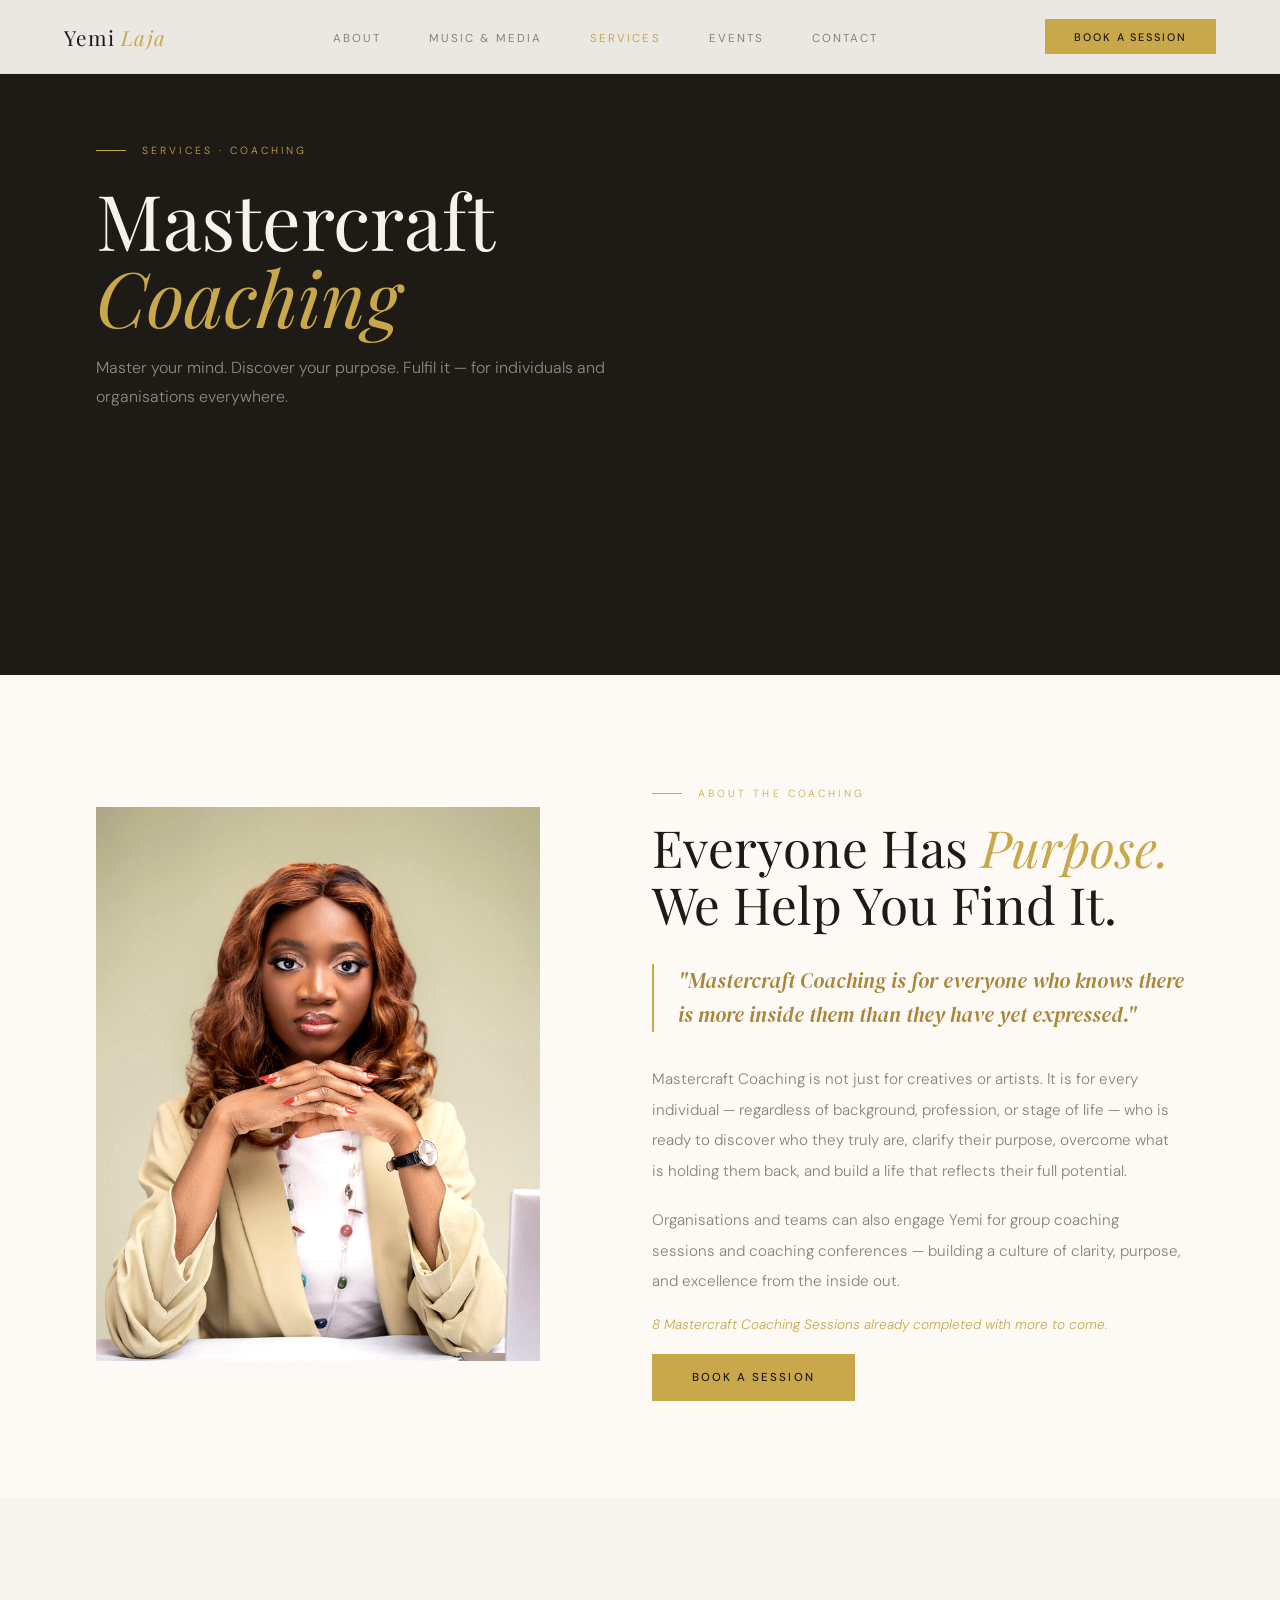
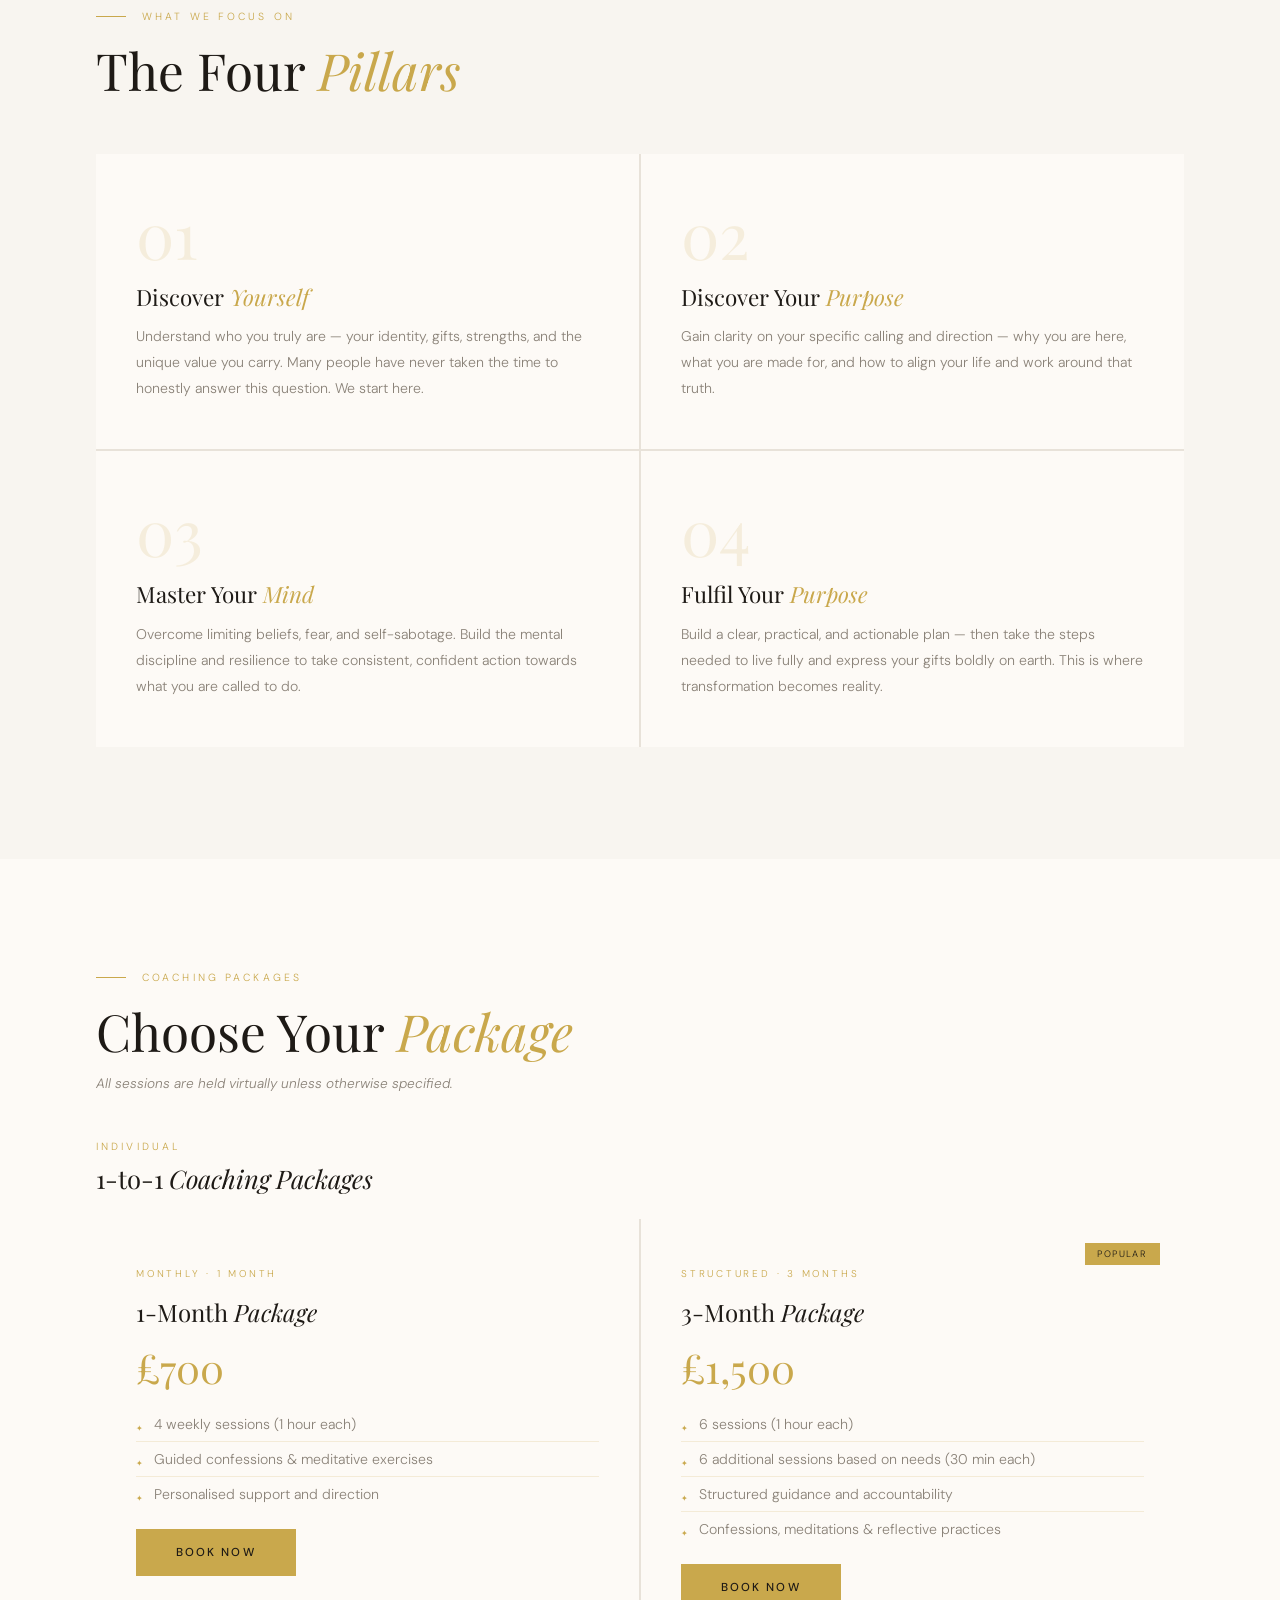
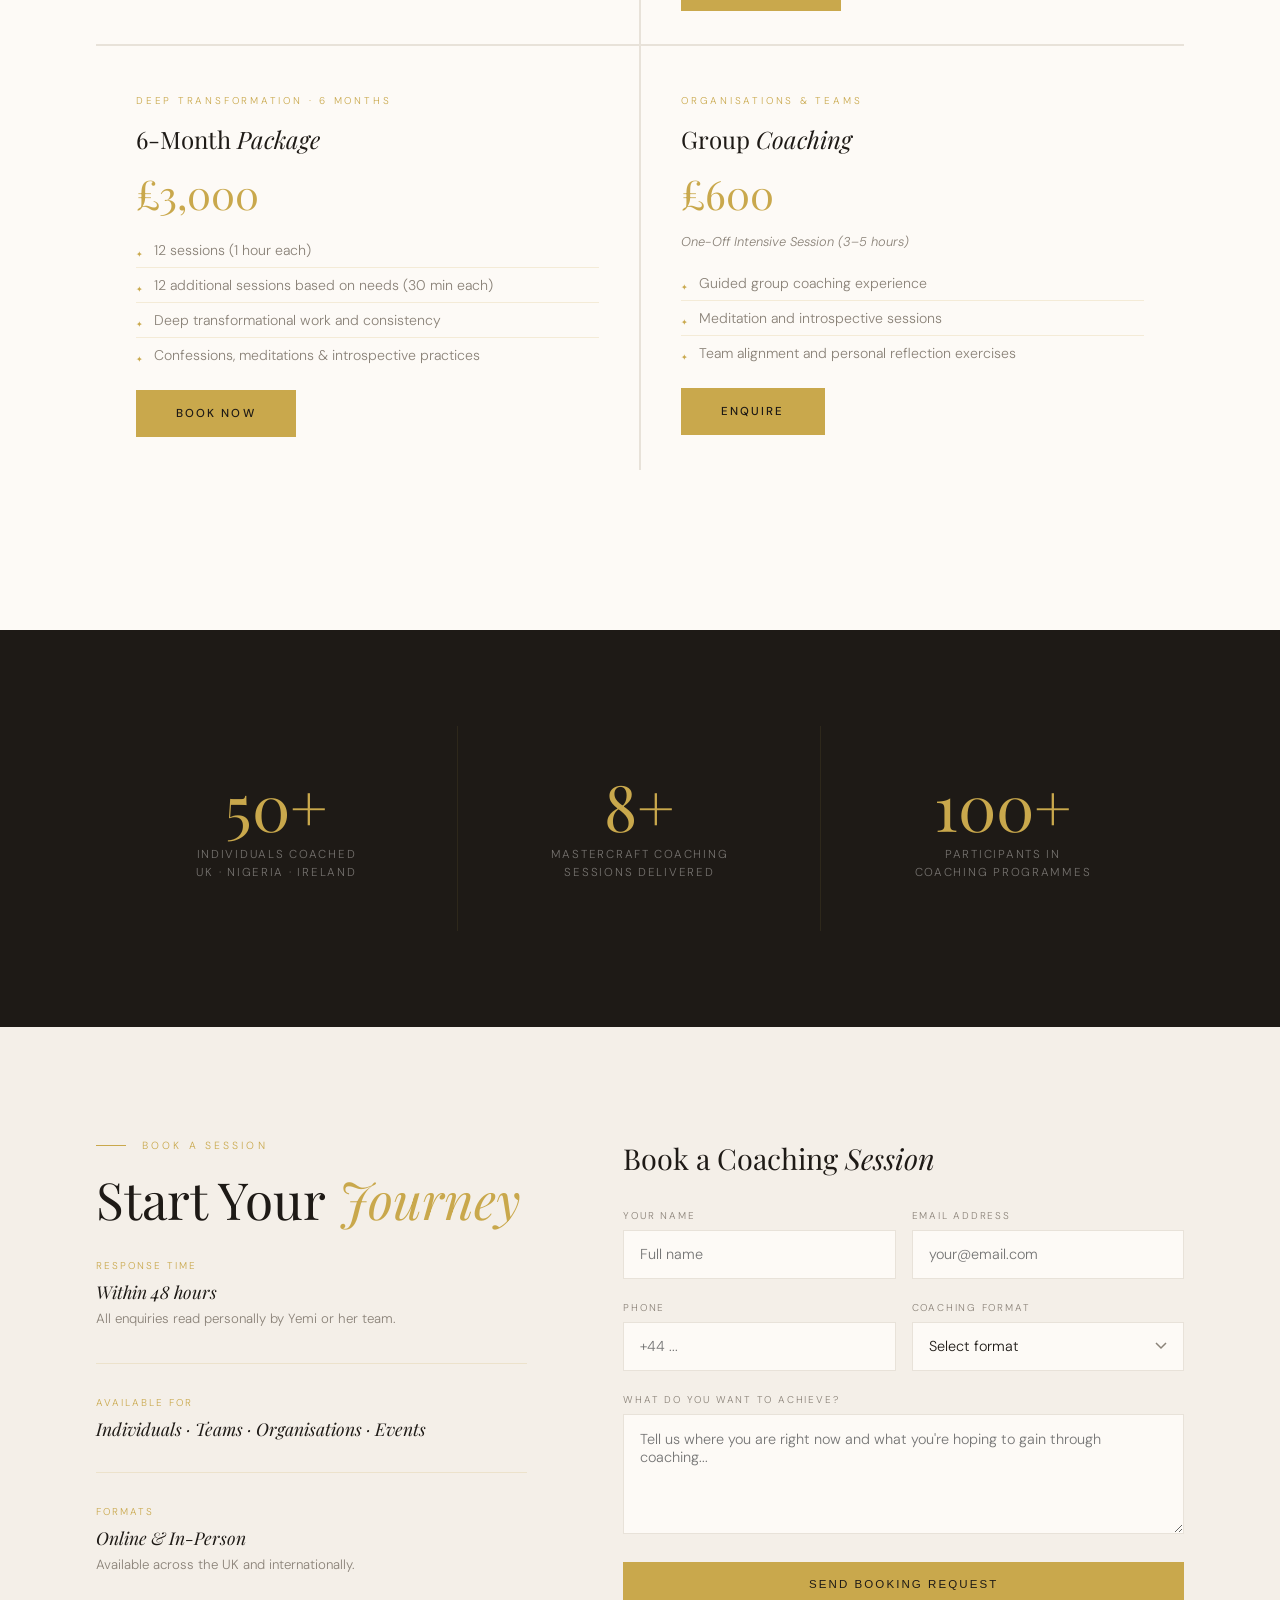
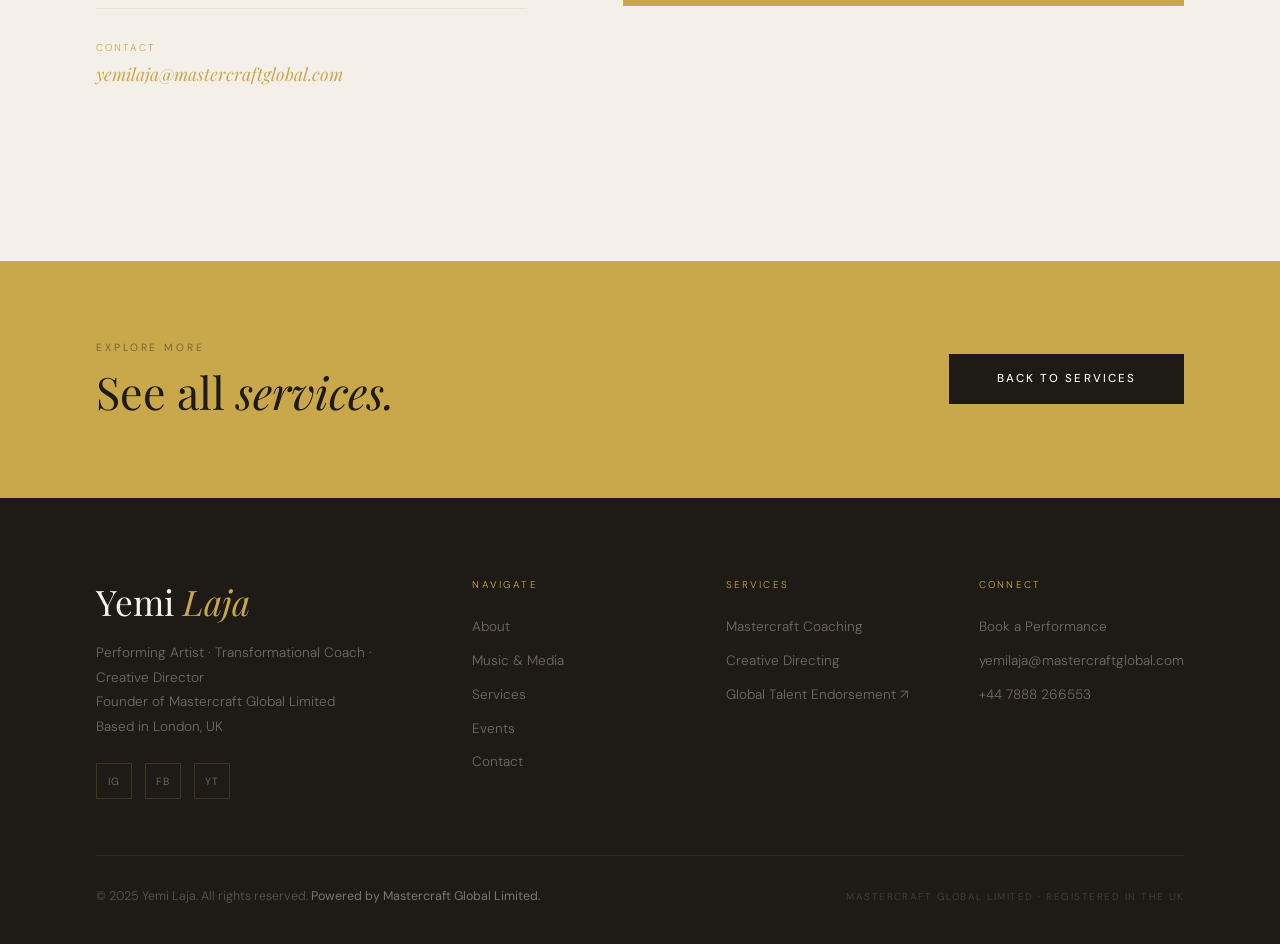
<file: services/coaching/index.html>
<!DOCTYPE html>
<html lang="en">
<head>
<meta charset="UTF-8"><meta name="viewport" content="width=device-width, initial-scale=1.0">
<title>Mastercraft Coaching — Yemi Laja</title>
<link rel="preconnect" href="https://fonts.googleapis.com">
<link rel="preconnect" href="https://fonts.gstatic.com" crossorigin>
<link href="https://fonts.googleapis.com/css2?family=Playfair+Display:ital,wght@0,300;0,400;0,500;1,300;1,400&family=DM+Sans:wght@200;300;400;500&family=DM+Serif+Display:ital@0;1&display=swap" rel="stylesheet">
<link rel="stylesheet" href="../../style.css">
<style>
#intro { padding:7rem 6rem; background:var(--white); display:grid; grid-template-columns:1fr 1.2fr; gap:7rem; align-items:center; }
#intro img { width:100%; filter:sepia(8%) contrast(1.05); }
.body-p { font-size:0.95rem; line-height:2; color:var(--mist); margin-bottom:1.2rem; }
.quote { font-family:'DM Serif Display',serif; font-style:italic; font-size:1.3rem; line-height:1.65; color:var(--gold-dim); border-left:2px solid var(--gold); padding-left:1.5rem; margin:2rem 0; }
#pillars { padding:7rem 6rem; background:var(--ivory); }
.pillars-grid { display:grid; grid-template-columns:repeat(2,1fr); gap:2px; background:var(--stone); margin-top:3.5rem; }
.pillar { background:var(--white); padding:3rem 2.5rem; }
.pillar-num { font-family:'Playfair Display',serif; font-size:4rem; font-weight:300; color:rgba(201,168,76,0.15); line-height:1; margin-bottom:1rem; }
.pillar-title { font-family:'Playfair Display',serif; font-size:1.4rem; font-weight:400; color:var(--char); margin-bottom:0.7rem; }
.pillar-title em { font-style:italic; color:var(--gold); }
.pillar-body { font-size:0.88rem; line-height:1.85; color:var(--mist); }
#formats { padding:7rem 6rem; background:var(--white); }
.formats-grid { display:grid; grid-template-columns:repeat(2,1fr); gap:2px; background:var(--stone); margin-top:1.5rem; }
.format { background:var(--white); padding:3rem 2.5rem; position:relative; overflow:hidden; }
.format::after { content:''; position:absolute; bottom:0; left:0; width:100%; height:2px; background:var(--gold); transform:scaleX(0); transform-origin:left; transition:transform 0.4s; }
.format:hover::after { transform:scaleX(1); }
.format-icon { font-size:0.62rem; letter-spacing:0.28em; text-transform:uppercase; color:var(--gold); margin-bottom:1rem; }
.format-title { font-family:'Playfair Display',serif; font-size:1.5rem; font-weight:300; color:var(--char); margin-bottom:0.8rem; }
.format-title em { font-style:italic; }
.format-body { font-size:0.85rem; line-height:1.85; color:var(--mist); margin-bottom:1.5rem; }
#impact { padding:6rem 6rem; background:var(--char); display:grid; grid-template-columns:repeat(3,1fr); gap:1px; }
.impact-item { padding:3rem; text-align:center; border-right:1px solid rgba(201,168,76,0.1); }
.impact-item:last-child { border-right:none; }
.impact-num { font-family:'Playfair Display',serif; font-size:4rem; font-weight:300; color:var(--gold); line-height:1; margin-bottom:0.5rem; }
.impact-label { font-size:0.72rem; letter-spacing:0.15em; text-transform:uppercase; color:rgba(250,248,245,0.4); line-height:1.6; }
#book { padding:7rem 6rem; background:var(--linen); display:grid; grid-template-columns:1fr 1.3fr; gap:6rem; }
.book-info-item { margin-bottom:2rem; padding-bottom:2rem; border-bottom:1px solid var(--border); }
.book-info-item:last-child { border-bottom:none; }
.book-label { font-size:0.62rem; letter-spacing:0.2em; text-transform:uppercase; color:var(--gold); margin-bottom:0.5rem; }
.book-val { font-family:'Playfair Display',serif; font-size:1.1rem; color:var(--char); font-style:italic; }
.book-sub { font-size:0.83rem; color:var(--mist); margin-top:0.3rem; line-height:1.7; }
.form-group { margin-bottom:1.4rem; }
.form-label { font-size:0.62rem; letter-spacing:0.18em; text-transform:uppercase; color:var(--mist); display:block; margin-bottom:0.5rem; }
.form-input,.form-select,.form-textarea { width:100%; background:var(--white); border:1px solid var(--stone); color:var(--char); font-family:'DM Sans',sans-serif; font-size:0.9rem; font-weight:300; padding:0.9rem 1rem; outline:none; transition:border-color 0.3s; }
.form-input:focus,.form-select:focus,.form-textarea:focus { border-color:var(--gold); }
.form-textarea { min-height:120px; resize:vertical; }
.form-select { background-image:url("data:image/svg+xml,%3Csvg xmlns='http://www.w3.org/2000/svg' width='12' height='8' viewBox='0 0 12 8'%3E%3Cpath d='M1 1l5 5 5-5' stroke='%238A8278' stroke-width='1.5' fill='none'/%3E%3C/svg%3E"); background-repeat:no-repeat; background-position:right 1rem center; padding-right:2.5rem; appearance:none; }
.form-row { display:grid; grid-template-columns:1fr 1fr; gap:1rem; }
@media(max-width:1024px){ #intro,#book{grid-template-columns:1fr;padding:5rem 3rem;gap:3rem;} #pillars,#formats,#impact{padding:5rem 3rem;} .pillars-grid,.formats-grid{grid-template-columns:1fr;} #impact{grid-template-columns:1fr;} .impact-item{border-right:none!important;border-bottom:1px solid rgba(201,168,76,0.1);} .impact-item:last-child{border-bottom:none;} }
@media(max-width:767px){ #intro,#pillars,#formats,#book{padding-left:1.5rem!important;padding-right:1.5rem!important;} .form-row{grid-template-columns:1fr;} }
@media(min-width:1025px){
  .page-hero { min-height:75vh; align-items:center; }
  .page-hero-content { padding-top:9rem; padding-bottom:4rem; }
}
</style>
</head>
<body>
<div class="mob-nav" id="mobNav"><button class="mob-close" onclick="closeMobNav()">✕</button><a href="/">Home</a><a href="/about/">About</a><a href="/music/">Music & Media</a><a href="/services/">Services</a><a href="/events/">Events</a><a href="/contact/">Contact</a></div>
<nav id="nav" class="scrolled">
  <a href="/" class="nav-logo" style="color:var(--char)">Yemi <em>Laja</em></a>
  <ul class="nav-links"><li><a href="/about/">About</a></li><li><a href="/music/">Music & Media</a></li><li><a href="/services/" style="color:var(--gold)">Services</a></li><li><a href="/events/">Events</a></li><li><a href="/contact/">Contact</a></li></ul>
  <a href="#book" class="nav-book">Book a Session</a>
  <div class="nav-ham" onclick="openMobNav()"><span></span><span></span><span></span></div>
</nav>

<section class="page-hero">
  <div class="page-hero-bg">
    <!--<img src="../../photos/yemi-08.png" alt="Mastercraft Coaching"></div>-->
  <div class="page-hero-overlay"></div>
  <div class="page-hero-content">
    <p class="page-eyebrow">Services · Coaching</p>
    <h1 class="page-title">Mastercraft <em>Coaching</em></h1>
    <p class="page-subtitle">Master your mind. Discover your purpose. Fulfil it — for individuals and organisations everywhere.</p>
  </div>
</section>

<section id="intro">
  <div class="reveal"><img src="../../photos/yemi-09.png" alt="Yemi Laja Coaching"></div>
  <div class="reveal rd1">
    <p class="section-label">About the Coaching</p>
    <h2 class="section-heading" style="color:var(--char);margin-bottom:1.5rem;">Everyone Has <em>Purpose.</em><br>We Help You Find It.</h2>
    <blockquote class="quote">"Mastercraft Coaching is for everyone who knows there is more inside them than they have yet expressed."</blockquote>
    <p class="body-p">Mastercraft Coaching is not just for creatives or artists. It is for every individual — regardless of background, profession, or stage of life — who is ready to discover who they truly are, clarify their purpose, overcome what is holding them back, and build a life that reflects their full potential.</p>
    <p class="body-p">Organisations and teams can also engage Yemi for group coaching sessions and coaching conferences — building a culture of clarity, purpose, and excellence from the inside out.</p>
    <p style="font-size:0.85rem;color:var(--gold);font-style:italic;margin-bottom:2rem;">8 Mastercraft Coaching Sessions already completed with more to come.</p>
    <a href="#book" class="cta-primary">Book a Session</a>
  </div>
</section>

<section id="pillars">
  <div class="reveal">
    <p class="section-label">What We Focus On</p>
    <h2 class="section-heading" style="color:var(--char);">The Four <em>Pillars</em></h2>
  </div>
  <div class="pillars-grid">
    <div class="pillar reveal rd1"><div class="pillar-num">01</div><div class="pillar-title">Discover <em>Yourself</em></div><p class="pillar-body">Understand who you truly are — your identity, gifts, strengths, and the unique value you carry. Many people have never taken the time to honestly answer this question. We start here.</p></div>
    <div class="pillar reveal rd2"><div class="pillar-num">02</div><div class="pillar-title">Discover Your <em>Purpose</em></div><p class="pillar-body">Gain clarity on your specific calling and direction — why you are here, what you are made for, and how to align your life and work around that truth.</p></div>
    <div class="pillar reveal rd1"><div class="pillar-num">03</div><div class="pillar-title">Master Your <em>Mind</em></div><p class="pillar-body">Overcome limiting beliefs, fear, and self-sabotage. Build the mental discipline and resilience to take consistent, confident action towards what you are called to do.</p></div>
    <div class="pillar reveal rd2"><div class="pillar-num">04</div><div class="pillar-title">Fulfil Your <em>Purpose</em></div><p class="pillar-body">Build a clear, practical, and actionable plan — then take the steps needed to live fully and express your gifts boldly on earth. This is where transformation becomes reality.</p></div>
  </div>
</section>

<section id="formats">
  <div class="reveal">
    <p class="section-label">Coaching Packages</p>
    <h2 class="section-heading" style="color:var(--char);">Choose Your <em>Package</em></h2>
    <p style="font-size:0.85rem;color:var(--mist);margin-top:1rem;font-style:italic;">All sessions are held virtually unless otherwise specified.</p>
  </div>

  <div style="margin-top:3rem;">

    <!-- 1:1 PACKAGES HEADER -->
    <div class="reveal" style="margin-bottom:1.5rem;">
      <p style="font-size:0.65rem;letter-spacing:0.3em;text-transform:uppercase;color:var(--gold);margin-bottom:0.5rem;">Individual</p>
      <h3 style="font-family:'Playfair Display',serif;font-size:1.6rem;font-weight:300;color:var(--char);">1-to-1 <em>Coaching Packages</em></h3>
    </div>

    <div class="formats-grid reveal rd1" style="margin-bottom:3rem;">
      <!-- 1 Month -->
      <div class="format">
        <div class="format-icon">Monthly · 1 Month</div>
        <div class="format-title">1-Month <em>Package</em></div>
        <div style="font-family:'Playfair Display',serif;font-size:2.5rem;font-weight:300;color:var(--gold);margin:0.8rem 0;">£700</div>
        <ul style="list-style:none;margin-bottom:1.8rem;">
          <li style="font-size:0.88rem;color:var(--mist);padding:0.5rem 0;border-bottom:1px solid var(--border);display:flex;gap:0.7rem;align-items:flex-start;"><span style="color:var(--gold);font-size:0.5rem;margin-top:0.5rem;">✦</span>4 weekly sessions (1 hour each)</li>
          <li style="font-size:0.88rem;color:var(--mist);padding:0.5rem 0;border-bottom:1px solid var(--border);display:flex;gap:0.7rem;align-items:flex-start;"><span style="color:var(--gold);font-size:0.5rem;margin-top:0.5rem;">✦</span>Guided confessions &amp; meditative exercises</li>
          <li style="font-size:0.88rem;color:var(--mist);padding:0.5rem 0;display:flex;gap:0.7rem;align-items:flex-start;"><span style="color:var(--gold);font-size:0.5rem;margin-top:0.5rem;">✦</span>Personalised support and direction</li>
        </ul>
        <a href="#book" class="cta-primary">Book Now</a>
      </div>

      <!-- 3 Month -->
      <div class="format" style="position:relative;">
        <div style="position:absolute;top:1.5rem;right:1.5rem;font-size:0.58rem;letter-spacing:0.15em;text-transform:uppercase;color:var(--char);background:var(--gold);padding:0.3rem 0.8rem;">Popular</div>
        <div class="format-icon">Structured · 3 Months</div>
        <div class="format-title">3-Month <em>Package</em></div>
        <div style="font-family:'Playfair Display',serif;font-size:2.5rem;font-weight:300;color:var(--gold);margin:0.8rem 0;">£1,500</div>
        <ul style="list-style:none;margin-bottom:1.8rem;">
          <li style="font-size:0.88rem;color:var(--mist);padding:0.5rem 0;border-bottom:1px solid var(--border);display:flex;gap:0.7rem;align-items:flex-start;"><span style="color:var(--gold);font-size:0.5rem;margin-top:0.5rem;">✦</span>6 sessions (1 hour each)</li>
          <li style="font-size:0.88rem;color:var(--mist);padding:0.5rem 0;border-bottom:1px solid var(--border);display:flex;gap:0.7rem;align-items:flex-start;"><span style="color:var(--gold);font-size:0.5rem;margin-top:0.5rem;">✦</span>6 additional sessions based on needs (30 min each)</li>
          <li style="font-size:0.88rem;color:var(--mist);padding:0.5rem 0;border-bottom:1px solid var(--border);display:flex;gap:0.7rem;align-items:flex-start;"><span style="color:var(--gold);font-size:0.5rem;margin-top:0.5rem;">✦</span>Structured guidance and accountability</li>
          <li style="font-size:0.88rem;color:var(--mist);padding:0.5rem 0;display:flex;gap:0.7rem;align-items:flex-start;"><span style="color:var(--gold);font-size:0.5rem;margin-top:0.5rem;">✦</span>Confessions, meditations &amp; reflective practices</li>
        </ul>
        <a href="#book" class="cta-primary">Book Now</a>
      </div>

      <!-- 6 Month -->
      <div class="format">
        <div class="format-icon">Deep Transformation · 6 Months</div>
        <div class="format-title">6-Month <em>Package</em></div>
        <div style="font-family:'Playfair Display',serif;font-size:2.5rem;font-weight:300;color:var(--gold);margin:0.8rem 0;">£3,000</div>
        <ul style="list-style:none;margin-bottom:1.8rem;">
          <li style="font-size:0.88rem;color:var(--mist);padding:0.5rem 0;border-bottom:1px solid var(--border);display:flex;gap:0.7rem;align-items:flex-start;"><span style="color:var(--gold);font-size:0.5rem;margin-top:0.5rem;">✦</span>12 sessions (1 hour each)</li>
          <li style="font-size:0.88rem;color:var(--mist);padding:0.5rem 0;border-bottom:1px solid var(--border);display:flex;gap:0.7rem;align-items:flex-start;"><span style="color:var(--gold);font-size:0.5rem;margin-top:0.5rem;">✦</span>12 additional sessions based on needs (30 min each)</li>
          <li style="font-size:0.88rem;color:var(--mist);padding:0.5rem 0;border-bottom:1px solid var(--border);display:flex;gap:0.7rem;align-items:flex-start;"><span style="color:var(--gold);font-size:0.5rem;margin-top:0.5rem;">✦</span>Deep transformational work and consistency</li>
          <li style="font-size:0.88rem;color:var(--mist);padding:0.5rem 0;display:flex;gap:0.7rem;align-items:flex-start;"><span style="color:var(--gold);font-size:0.5rem;margin-top:0.5rem;">✦</span>Confessions, meditations &amp; introspective practices</li>
        </ul>
        <a href="#book" class="cta-primary">Book Now</a>
      </div>

      <!-- Group Coaching -->
      <div class="format">
        <div class="format-icon">Organisations &amp; Teams</div>
        <div class="format-title">Group <em>Coaching</em></div>
        <div style="font-family:'Playfair Display',serif;font-size:2.5rem;font-weight:300;color:var(--gold);margin:0.8rem 0;">£600</div>
        <p style="font-size:0.8rem;color:var(--mist);margin-bottom:1rem;font-style:italic;">One-Off Intensive Session (3–5 hours)</p>
        <ul style="list-style:none;margin-bottom:1.8rem;">
          <li style="font-size:0.88rem;color:var(--mist);padding:0.5rem 0;border-bottom:1px solid var(--border);display:flex;gap:0.7rem;align-items:flex-start;"><span style="color:var(--gold);font-size:0.5rem;margin-top:0.5rem;">✦</span>Guided group coaching experience</li>
          <li style="font-size:0.88rem;color:var(--mist);padding:0.5rem 0;border-bottom:1px solid var(--border);display:flex;gap:0.7rem;align-items:flex-start;"><span style="color:var(--gold);font-size:0.5rem;margin-top:0.5rem;">✦</span>Meditation and introspective sessions</li>
          <li style="font-size:0.88rem;color:var(--mist);padding:0.5rem 0;display:flex;gap:0.7rem;align-items:flex-start;"><span style="color:var(--gold);font-size:0.5rem;margin-top:0.5rem;">✦</span>Team alignment and personal reflection exercises</li>
        </ul>
        <a href="/contact/#inquiry" class="cta-primary">Enquire</a>
      </div>
    </div>

  </div>
</section>

<section id="impact">
  <div class="impact-item reveal"><div class="impact-num">50+</div><div class="impact-label">Individuals Coached<br>UK · Nigeria · Ireland</div></div>
  <div class="impact-item reveal rd1"><div class="impact-num">8+</div><div class="impact-label">Mastercraft Coaching<br>Sessions Delivered</div></div>
  <div class="impact-item reveal rd2"><div class="impact-num">100+</div><div class="impact-label">Participants in<br>Coaching Programmes</div></div>
</section>

<section id="book">
  <div class="reveal">
    <p class="section-label">Book a Session</p>
    <h2 class="section-heading" style="color:var(--char);margin-bottom:2rem;">Start Your <em>Journey</em></h2>
    <div class="book-info-item"><div class="book-label">Response Time</div><div class="book-val">Within 48 hours</div><div class="book-sub">All enquiries read personally by Yemi or her team.</div></div>
    <div class="book-info-item"><div class="book-label">Available For</div><div class="book-val">Individuals · Teams · Organisations · Events</div></div>
    <div class="book-info-item"><div class="book-label">Formats</div><div class="book-val">Online & In-Person</div><div class="book-sub">Available across the UK and internationally.</div></div>
    <div class="book-info-item"><div class="book-label">Contact</div><div class="book-val"><a href="mailto:yemilaja@mastercraftglobal.com" style="color:var(--gold);text-decoration:none;">yemilaja@mastercraftglobal.com</a></div></div>
  </div>
  <div class="reveal rd1">
    <h3 style="font-family:'Playfair Display',serif;font-size:1.8rem;font-weight:300;color:var(--char);margin-bottom:2rem;">Book a Coaching <em>Session</em></h3>
    <div class="form-row"><div class="form-group"><label class="form-label">Your Name</label><input type="text" class="form-input" placeholder="Full name"></div><div class="form-group"><label class="form-label">Email Address</label><input type="email" class="form-input" placeholder="your@email.com"></div></div>
    <div class="form-row"><div class="form-group"><label class="form-label">Phone</label><input type="tel" class="form-input" placeholder="+44 ..."></div><div class="form-group"><label class="form-label">Coaching Format</label><select class="form-select"><option value="">Select format</option><option>1-Month Package (£700)</option><option>3-Month Package (£1,500)</option><option>6-Month Package (£3,000)</option><option>Group Coaching — One-Off Intensive (£600)</option></select></div></div>
    <div class="form-group"><label class="form-label">What do you want to achieve?</label><textarea class="form-textarea" placeholder="Tell us where you are right now and what you're hoping to gain through coaching..."></textarea></div>
    <button onclick="this.textContent='Request Sent ✓';this.disabled=true;this.style.background='var(--gold-dim)';" class="cta-primary" style="border:none;cursor:pointer;width:100%;text-align:center;">Send Booking Request</button>
  </div>
</section>

<div id="cta-band" class="reveal"><div class="cta-band-text"><p class="cta-band-eyebrow">Explore more</p><h2 class="cta-band-heading">See all <em>services.</em></h2></div><a href="/services/" class="cta-dark">Back to Services</a></div>

<footer><div class="footer-top"><div><div class="footer-brand-name">Yemi <em>Laja</em></div><p class="footer-tagline">Performing Artist · Transformational Coach · Creative Director<br>Founder of Mastercraft Global Limited<br>Based in London, UK</p><div class="footer-socials"><a href="https://www.instagram.com/yemi_laja/" class="footer-social">IG</a><a href="https://www.facebook.com/omolaja.olayemi.5/" class="footer-social">FB</a><a href="https://www.youtube.com/channel/UC3ddBQKgWxhFjno4_jDT34g" class="footer-social">YT</a></div></div><div><p class="footer-col-title">Navigate</p><ul class="footer-links"><li><a href="/about/">About</a></li><li><a href="/music/">Music & Media</a></li><li><a href="/services/">Services</a></li><li><a href="/events/">Events</a></li><li><a href="/contact/">Contact</a></li></ul></div><div><p class="footer-col-title">Services</p><ul class="footer-links"><li><a href="/services/coaching/">Mastercraft Coaching</a></li><li><a href="/services/directing/">Creative Directing</a></li><li><a href="https://mastercraftglobal.com" target="_blank">Global Talent Endorsement ↗</a></li></ul></div><div><p class="footer-col-title">Connect</p><ul class="footer-links"><li><a href="/contact/#booking">Book a Performance</a></li><li><a href="mailto:yemilaja@mastercraftglobal.com">yemilaja@mastercraftglobal.com</a></li><li><a href="tel:+447888266553">+44 7888 266553</a></li></ul></div></div><div class="footer-bottom"><p class="footer-legal">© 2025 Yemi Laja. All rights reserved. <strong>Powered by Mastercraft Global Limited.</strong></p><p class="footer-mc">Mastercraft Global Limited · Registered in the UK</p></div></footer>
<script>function openMobNav(){document.getElementById("mobNav").classList.add("open");} function closeMobNav(){document.getElementById("mobNav").classList.remove("open");} const obs=new IntersectionObserver(e=>e.forEach(x=>{if(x.isIntersecting)x.target.classList.add("visible");}),{threshold:0.12}); document.querySelectorAll(".reveal").forEach(el=>obs.observe(el));</script>
<div class="cursor hidden" id="cursor"></div>
<div class="cursor-ring hidden" id="cursor-ring"></div>
<script src="../../cursor.js"></script>
</body></html>
</file>
<file: style.css>
:root {
  --cream:     #F7F2EA;
  --parchment: #EDE5D8;
  --sand:      #D9CCBA;
  --gold:      #C9A84C;
  --gold-dim:  #A8863A;
  --gold-glow: rgba(201,168,76,0.15);
  --char:      #1E1A16;
  --char-soft: #2E2820;
  --mist:      #8A8278;
  --border:    rgba(201,168,76,0.18);
  --white:     #FDFAF6;
  --stone:     #E8E2D9;
--ivory:     #F8F5F0;
--linen:     #F4EFE8;
--text-dark: #1E1A16;
}

*, *::before, *::after { margin:0; padding:0; box-sizing:border-box; }
html { scroll-behavior: smooth; }

body {
  background: var(--white);
  color: var(--char);
  font-family: 'DM Sans', sans-serif;
  font-weight: 300;
  overflow-x: hidden;
  cursor: none;
}

/* CURSOR */
*, *::before, *::after { cursor: none !important; }

.cursor {
  position: fixed;
  width: 8px;
  height: 8px;
  background: var(--gold);
  border-radius: 50%;
  pointer-events: none;
  z-index: 9999;
  transform: translate(-50%, -50%);
  transition: width 0.2s, height 0.2s, opacity 0.2s;
  will-change: transform;
  top: 0; left: 0;
}

.cursor-ring {
  position: fixed;
  width: 32px;
  height: 32px;
  border: 1.5px solid var(--gold);
  border-radius: 50%;
  pointer-events: none;
  z-index: 9998;
  transform: translate(-50%, -50%);
  transition: width 0.15s, height 0.15s, opacity 0.2s;
  will-change: transform;
  opacity: 0.6;
  top: 0; left: 0;
}

/* Expand ring on hoverable elements */
a:hover ~ .cursor-ring,
button:hover ~ .cursor-ring { width: 48px; height: 48px; opacity: 1; }

/* Hide when mouse leaves window */
.cursor.hidden, .cursor-ring.hidden { opacity: 0; }

/* ── NAV ── */
#nav {
  position: fixed; top: 0; left: 0; right: 0; z-index: 500;
  display: flex; align-items: center; justify-content: space-between;
  padding: 2rem 4rem;
  transition: all 0.5s ease;
}
#nav.scrolled {
  padding: 1.2rem 4rem;
  background: rgba(253,250,246,0.92);
  backdrop-filter: blur(20px);
  border-bottom: 1px solid var(--border);
}
.nav-logo {
  font-family: 'Playfair Display', serif;
  font-size: 1.3rem; font-weight: 400;
  color: var(--white); text-decoration: none;
  letter-spacing: 0.06em;
  transition: color 0.4s;
}
#nav.scrolled .nav-logo { color: var(--char); }
.nav-logo em { font-style: italic; color: var(--gold); }
.nav-links { display: flex; gap: 3rem; list-style: none; }
.nav-links a {
  font-size: 0.72rem; letter-spacing: 0.18em; text-transform: uppercase;
  color: rgba(253,250,246,0.75); text-decoration: none;
  transition: color 0.3s; font-weight: 400;
}
#nav.scrolled .nav-links a { color: var(--mist); }
.nav-links a:hover { color: var(--gold) !important; }
.nav-book {
  font-size: 0.68rem; letter-spacing: 0.18em; text-transform: uppercase;
  color: var(--char); background: var(--gold);
  padding: 0.65rem 1.8rem; text-decoration: none;
  font-weight: 500; transition: background 0.3s, transform 0.2s;
}
.nav-book:hover { background: #D4B05A; transform: translateY(-1px); }
.nav-ham { display: none; flex-direction: column; gap: 5px; cursor: pointer; }
.nav-ham span { width: 22px; height: 1px; background: var(--white); display: block; transition: background 0.4s; }
#nav.scrolled .nav-ham span { background: var(--char); }

/* ── MOBILE NAV ── */
.mob-nav {
  position: fixed; inset: 0; z-index: 600;
  background: var(--char);
  display: flex; flex-direction: column;
  align-items: center; justify-content: center; gap: 2.5rem;
  transform: translateY(-100%); transition: transform 0.5s cubic-bezier(0.76,0,0.24,1);
}
.mob-nav.open { transform: translateY(0); }
.mob-nav a {
  font-family: 'Playfair Display', serif;
  font-size: 3rem; font-weight: 300; font-style: italic;
  color: var(--cream); text-decoration: none;
  transition: color 0.2s;
}
.mob-nav a:hover { color: var(--gold); }
.mob-close {
  position: absolute; top: 2rem; right: 2rem;
  background: none; border: none; color: var(--mist);
  font-size: 1.5rem; cursor: pointer;
}

/* ── HERO ── */
#hero {
  position: relative;
  height: 100vh; min-height: 700px;
  display: flex; align-items: flex-end;
  overflow: hidden;
}
.hero-bg {
  position: absolute; inset: 0;
  background: var(--char-soft);
}

.hero-bg img { width:100%; height:100%; object-fit:cover; object-position:10% 25%; transform:scale(1); transform-origin:center top; }

@keyframes heroZoom {
  from { transform: scale(1.05); }
  to   { transform: scale(1.0); }
}
.hero-overlay {
  position: absolute; inset: 0;
  background: linear-gradient(
    to top,
    rgba(30,26,22,0.92) 0%,
    rgba(30,26,22,0.4) 40%,
    rgba(30,26,22,0.15) 100%
  );
}
.hero-grain {
  position: absolute; inset: 0; opacity: 0.04;
  background-image: url("data:image/svg+xml,%3Csvg viewBox='0 0 256 256' xmlns='http://www.w3.org/2000/svg'%3E%3Cfilter id='noise'%3E%3CfeTurbulence type='fractalNoise' baseFrequency='0.9' numOctaves='4' stitchTiles='stitch'/%3E%3C/filter%3E%3Crect width='100%25' height='100%25' filter='url(%23noise)'/%3E%3C/svg%3E");
  background-size: 256px;
  pointer-events: none;
}
.hero-content {
  position: relative; z-index: 2;
  padding: 0 6rem 5rem;
  max-width: 900px;
  opacity: 0;
  animation: fadeUp 1.2s 0.4s ease forwards;
}
@keyframes fadeUp {
  from { opacity:0; transform: translateY(30px); }
  to   { opacity:1; transform: translateY(0); }
}
.hero-eyebrow {
  font-size: 0.68rem; letter-spacing: 0.35em; text-transform: uppercase;
  color: var(--gold); margin-bottom: 1.5rem; font-weight: 400;
  display: flex; align-items: center; gap: 1rem;
}
.hero-eyebrow::before {
  content: ''; width: 40px; height: 1px; background: var(--gold); display: block;
}
.hero-name {
  font-family: 'Playfair Display', serif;
  font-size: clamp(4rem, 9vw, 9rem);
  font-weight: 300; line-height: 0.9;
  color: var(--cream); letter-spacing: -0.02em;
  margin-bottom: 1.5rem;
}
.hero-name em { font-style: italic; color: var(--gold); display: block; }
.hero-roles {
  font-size: 0.78rem; letter-spacing: 0.2em; text-transform: uppercase;
  color: rgba(237,229,216,0.6); margin-bottom: 3rem; font-weight: 400;
}
.hero-roles span { margin: 0 0.8rem; opacity: 0.4; }
.hero-ctas {
  display: flex; gap: 1rem; flex-wrap: wrap;
  opacity: 0;
  animation: fadeUp 1s 1s ease forwards;
}
.cta-primary {
  font-size: 0.72rem; letter-spacing: 0.18em; text-transform: uppercase;
  color: var(--char); background: var(--gold);
  padding: 1rem 2.5rem; text-decoration: none; font-weight: 500;
  transition: background 0.3s, transform 0.2s;
}
.cta-primary:hover { background: #D4B05A; transform: translateY(-2px); }
.cta-ghost {
  font-size: 0.72rem; letter-spacing: 0.18em; text-transform: uppercase;
  color: var(--cream); border: 1px solid rgba(237,229,216,0.35);
  padding: 1rem 2.5rem; text-decoration: none; font-weight: 400;
  transition: border-color 0.3s, color 0.3s;
}
.cta-ghost:hover { border-color: var(--gold); color: var(--gold); }
.hero-scroll-hint {
  position: absolute; bottom: 2.5rem; right: 5rem; z-index: 2;
  font-size: 0.6rem; letter-spacing: 0.25em; text-transform: uppercase;
  color: rgba(237,229,216,0.4); writing-mode: vertical-rl;
  display: flex; align-items: center; gap: 1rem;
  animation: fadeIn 1.5s 1.5s ease forwards; opacity: 0;
}
.hero-scroll-hint::after {
  content: ''; width: 1px; height: 50px; background: var(--gold); display: block;
  animation: lineGrow 1.5s 2s ease forwards; transform-origin: top; transform: scaleY(0);
}
@keyframes lineGrow { to { transform: scaleY(1); } }
@keyframes fadeIn { to { opacity: 1; } }

/* ── PATHS ── */
#paths {
  background: var(--char);
  padding: 7rem 6rem;
  position: relative; overflow: hidden;
}
#paths::before {
  content: 'YOUR PATH';
  position: absolute; right: -2rem; top: 50%; transform: translateY(-50%);
  font-family: 'Playfair Display', serif;
  font-size: 12rem; font-weight: 300; font-style: italic;
  color: rgba(201,168,76,0.04); line-height: 1;
  white-space: nowrap; pointer-events: none;
}
.paths-header { margin-bottom: 4rem; }
.paths-label {
  font-size: 0.65rem; letter-spacing: 0.3em; text-transform: uppercase;
  color: var(--gold); margin-bottom: 1.2rem;
  display: flex; align-items: center; gap: 1rem;
}
.paths-label::before { content:''; width:30px; height:1px; background:var(--gold); }
.paths-heading {
  font-family: 'Playfair Display', serif;
  font-size: clamp(2.5rem,4vw,4rem); font-weight: 300;
  color: var(--cream); line-height: 1.1;
}
.paths-heading em { font-style: italic; color: var(--gold); }
.paths-grid {
  display: grid; grid-template-columns: repeat(3,1fr);
  gap: 1px; background: rgba(201,168,76,0.1);
}
.path-card {
  position: relative; overflow: hidden;
  aspect-ratio: 3/4; display: flex; flex-direction: column;
  justify-content: flex-end;
  text-decoration: none; color: inherit;
  background: var(--char-soft);
}
.path-card img {
  position: absolute; inset: 0; width: 100%; height: 100%;
  object-fit: cover; opacity: 0.5; filter: sepia(15%);
  transition: transform 0.7s ease, opacity 0.4s;
}
.path-card:hover img { transform: scale(1.06); opacity: 0.65; }
.path-card-overlay {
  position: absolute; inset: 0;
  background: linear-gradient(to top, rgba(30,26,22,0.95) 0%, transparent 60%);
  transition: background 0.4s;
}
.path-card:hover .path-card-overlay {
  background: linear-gradient(to top, rgba(30,26,22,0.98) 0%, rgba(30,26,22,0.2) 60%);
}
.path-card-content {
  position: relative; z-index: 2; padding: 2.5rem 2rem;
}
.path-num {
  font-family: 'Playfair Display', serif;
  font-size: 4rem; font-weight: 300;
  color: rgba(201,168,76,0.2); line-height: 1; margin-bottom: 0.5rem;
}
.path-label {
  font-size: 0.62rem; letter-spacing: 0.25em; text-transform: uppercase;
  color: var(--gold); margin-bottom: 0.6rem;
}
.path-title {
  font-family: 'Playfair Display', serif;
  font-size: 1.6rem; font-weight: 300;
  color: var(--cream); line-height: 1.2; margin-bottom: 1rem;
}
.path-title em { font-style: italic; }
.path-desc {
  font-size: 0.85rem; line-height: 1.75;
  color: rgba(237,229,216,0.6); margin-bottom: 1.5rem;
  max-height: 0; overflow: hidden;
  transition: max-height 0.5s ease;
}
.path-card:hover .path-desc { max-height: 100px; }
.path-arrow {
  font-size: 0.65rem; letter-spacing: 0.2em; text-transform: uppercase;
  color: var(--gold); display: flex; align-items: center; gap: 0.6rem;
  transition: gap 0.3s;
}
.path-card:hover .path-arrow { gap: 1.2rem; }
.path-arrow::after { content: '→'; }

/* ── WORLD / CRAFT ── */
#world {
  background: var(--cream);
  padding: 7rem 6rem;
}
.world-top {
  display: grid; grid-template-columns: 1fr 1fr;
  gap: 6rem; align-items: end; margin-bottom: 5rem;
}
.world-label {
  font-size: 0.65rem; letter-spacing: 0.3em; text-transform: uppercase;
  color: var(--gold); margin-bottom: 1.2rem;
  display: flex; align-items: center; gap: 1rem;
}
.world-label::before { content:''; width:30px; height:1px; background:var(--gold); }
.world-heading {
  font-family: 'Playfair Display', serif;
  font-size: clamp(2.5rem,4vw,4rem); font-weight: 300;
  line-height: 1.1; color: var(--char);
}
.world-heading em { font-style: italic; color: var(--gold); }
.world-intro {
  font-size: 1rem; line-height: 2;
  color: var(--mist); padding-top: 1rem;
}
.world-grid {
  display: grid;
  grid-template-columns: 1.2fr 0.8fr 1fr;
  grid-template-rows: 380px 280px;
  gap: 6px;
}
.world-item {
  position: relative; overflow: hidden;
  background: var(--parchment);
  cursor: pointer;
}
.world-item:nth-child(1) { grid-row: span 2; }
.world-item:nth-child(4) { grid-column: span 2; }
.world-item img {
  width: 100%; height: 100%;
  object-fit: cover; filter: sepia(10%) contrast(1.05);
  transition: transform 0.6s ease, filter 0.4s;
}
.world-item:hover img { transform: scale(1.04); filter: sepia(0%) contrast(1.1); }
.world-item-overlay {
  position: absolute; inset: 0;
  background: linear-gradient(to top, rgba(30,26,22,0.7) 0%, transparent 50%);
  opacity: 0; transition: opacity 0.4s;
}
.world-item:hover .world-item-overlay { opacity: 1; }
.world-item-label {
  position: absolute; bottom: 1.2rem; left: 1.5rem; z-index: 2;
  font-size: 0.62rem; letter-spacing: 0.22em; text-transform: uppercase;
  color: var(--gold); opacity: 0; transform: translateY(8px);
  transition: opacity 0.4s, transform 0.4s;
}
.world-item:hover .world-item-label { opacity: 1; transform: translateY(0); }

/* ── ABOUT STRIP ── */
#about-strip {
  background: var(--white);
  padding: 7rem 6rem;
  display: grid; grid-template-columns: 1fr 1.2fr;
  gap: 7rem; align-items: center;
}
.about-img-wrap {
  position: relative;
}
.about-img-wrap img {
  width: 100%; display: block;
  filter: sepia(8%) contrast(1.05);
}
.about-img-border {
  position: absolute; bottom: -1.5rem; right: -1.5rem;
  width: 65%; height: 65%;
  border: 1px solid var(--gold); z-index: -1;
}
.about-label {
  font-size: 0.65rem; letter-spacing: 0.3em; text-transform: uppercase;
  color: var(--gold); margin-bottom: 1.5rem;
  display: flex; align-items: center; gap: 1rem;
}
.about-label::before { content:''; width:30px; height:1px; background:var(--gold); }
.about-heading {
  font-family: 'Playfair Display', serif;
  font-size: clamp(2rem,3.5vw,3.2rem); font-weight: 300;
  line-height: 1.15; margin-bottom: 1.5rem; color: var(--char);
}
.about-heading em { font-style: italic; color: var(--gold); }
.about-quote {
  font-family: 'DM Serif Display', serif;
  font-style: italic; font-size: 1.3rem; line-height: 1.65;
  color: var(--gold-dim); border-left: 2px solid var(--gold);
  padding-left: 1.5rem; margin: 2rem 0;
}
.about-body {
  font-size: 0.95rem; line-height: 1.95;
  color: var(--mist); margin-bottom: 2rem;
}
.about-stats {
  display: flex; gap: 3rem;
  padding: 2rem 0; border-top: 1px solid var(--border);
  margin-bottom: 2rem;
}
.stat-num {
  font-family: 'Playfair Display', serif;
  font-size: 2.8rem; font-weight: 300; color: var(--gold); line-height: 1;
}
.stat-lbl {
  font-size: 0.65rem; letter-spacing: 0.15em; text-transform: uppercase;
  color: var(--mist); margin-top: 0.3rem;
}

/* ── AUTHORITY ── */
#authority {
  background: var(--parchment);
  padding: 5rem 6rem; text-align: center;
}
.auth-label {
  font-size: 0.65rem; letter-spacing: 0.3em; text-transform: uppercase;
  color: var(--mist); margin-bottom: 3rem;
}
.brands-row {
  display: flex; flex-wrap: wrap; justify-content: center;
  gap: 1.5rem 4rem;
}
.brand-item {
  font-family: 'Playfair Display', serif;
  font-size: 0.95rem; letter-spacing: 0.1em;
  color: rgba(51, 38, 2, 0.8); transition: color 0.3s;
  font-style: italic;
}
.brand-item:hover { color: var(--gold); }

/* ── MASTERCRAFT ── */
#mastercraft {
  background: var(--char);
  padding: 7rem 6rem;
  position: relative; overflow: hidden;
}
.mc-bg-text {
  position: absolute; right: -3rem; bottom: -3rem;
  font-family: 'Playfair Display', serif;
  font-size: 18rem; font-weight: 300; font-style: italic;
  color: rgba(201,168,76,0.03); line-height: 1;
  pointer-events: none; user-select: none;
}
.mc-header { max-width: 700px; margin-bottom: 5rem; }
.mc-label {
  font-size: 0.65rem; letter-spacing: 0.3em; text-transform: uppercase;
  color: var(--gold); margin-bottom: 1.2rem;
  display: flex; align-items: center; gap: 1rem;
}
.mc-label::before { content:''; width:30px; height:1px; background:var(--gold); }
.mc-heading {
  font-family: 'Playfair Display', serif;
  font-size: clamp(2.5rem,4vw,4rem); font-weight: 300;
  color: var(--cream); line-height: 1.1;
}
.mc-heading em { font-style: italic; color: var(--gold); }
.mc-sub {
  font-size: 0.95rem; line-height: 1.9; color: rgba(237,229,216,0.5);
  margin-top: 1.2rem; max-width: 520px;
}
.mc-grid {
  display: grid; grid-template-columns: repeat(3,1fr);
  border: 1px solid rgba(201,168,76,0.12);
}
.mc-card {
  padding: 3rem 2.5rem;
  border-right: 1px solid rgba(201,168,76,0.12);
  text-decoration: none; color: inherit;
  transition: background 0.3s;
  position: relative; overflow: hidden;
}
.mc-card:last-child { border-right: none; }
.mc-card::after {
  content: '';
  position: absolute; bottom: 0; left: 0;
  width: 100%; height: 2px; background: var(--gold);
  transform: scaleX(0); transform-origin: left; transition: transform 0.4s;
}
.mc-card:hover::after { transform: scaleX(1); }
.mc-card:hover { background: rgba(201,168,76,0.04); }
.mc-num {
  font-family: 'Playfair Display', serif;
  font-size: 5rem; font-weight: 300;
  color: rgba(201,168,76,0.08); line-height: 1; margin-bottom: 1.5rem;
}
.mc-card-label {
  font-size: 0.62rem; letter-spacing: 0.25em; text-transform: uppercase;
  color: var(--gold); margin-bottom: 0.8rem;
}
.mc-card-title {
  font-family: 'Playfair Display', serif;
  font-size: 1.6rem; font-weight: 300;
  color: var(--cream); margin-bottom: 1rem; line-height: 1.2;
}
.mc-card-title em { font-style: italic; }
.mc-card-body {
  font-size: 0.85rem; line-height: 1.8;
  color: rgba(237,229,216,0.5); margin-bottom: 2rem;
}
.mc-link {
  font-size: 0.65rem; letter-spacing: 0.2em; text-transform: uppercase;
  color: var(--gold); display: flex; align-items: center; gap: 0.6rem;
  transition: gap 0.3s;
}
.mc-card:hover .mc-link { gap: 1.2rem; }
.mc-link::after { content: '→'; }

/* ── EVENT ── */
#event {
  position: relative; min-height: 90vh;
  display: flex; align-items: center;
  overflow: hidden;
}
.event-bg {
  position: absolute; inset: 0;
  background: var(--char-soft);
}
.event-bg img {
  width: 100%; height: 100%;
  object-fit: cover; opacity: 0.35;
  filter: sepia(20%);
}
.event-overlay {
  position: absolute; inset: 0;
  background: linear-gradient(135deg, rgba(30,26,22,0.95) 0%, rgba(30,26,22,0.7) 60%, rgba(30,26,22,0.4) 100%);
}
.event-grid-lines {
  position: absolute; inset: 0;
  background-image:
    repeating-linear-gradient(0deg, transparent, transparent 79px, rgba(201,168,76,0.04) 79px, rgba(201,168,76,0.04) 80px),
    repeating-linear-gradient(90deg, transparent, transparent 79px, rgba(201,168,76,0.04) 79px, rgba(201,168,76,0.04) 80px);
}
.event-content {
  position: relative; z-index: 2;
  padding: 0 6rem; width: 100%;
  display: grid; grid-template-columns: 1fr 1fr;
  gap: 6rem; align-items: center;
}
.event-badge {
  display: inline-block;
  font-size: 0.62rem; letter-spacing: 0.25em; text-transform: uppercase;
  color: var(--char); background: var(--gold);
  padding: 0.4rem 1.2rem; margin-bottom: 2rem;
}
.event-title {
  font-family: 'Playfair Display', serif;
  font-size: clamp(3.5rem,7vw,7rem); font-weight: 300;
  color: var(--cream); line-height: 0.9; letter-spacing: -0.02em;
}
.event-title em { font-style: italic; color: var(--gold); display: block; }
.event-sub {
  font-size: 0.78rem; letter-spacing: 0.2em; text-transform: uppercase;
  color: rgba(237,229,216,0.5); margin: 1.5rem 0 2.5rem;
}
.event-meta {
  display: flex; gap: 2.5rem; padding: 2rem 0;
  border-top: 1px solid rgba(201,168,76,0.2);
  border-bottom: 1px solid rgba(201,168,76,0.2);
  margin-bottom: 2.5rem;
}
.meta-label {
  font-size: 0.6rem; letter-spacing: 0.2em; text-transform: uppercase;
  color: rgba(237,229,216,0.4); margin-bottom: 0.4rem;
}
.meta-val {
  font-family: 'Playfair Display', serif;
  font-size: 1.1rem; color: var(--gold-dim); font-style: italic;
}
.event-right { position: relative; }
.event-img-wrap {
  position: relative;
  padding: 2px;
  background: linear-gradient(135deg, var(--gold), transparent 60%, var(--gold));
}
.event-img-wrap img { width: 100%; display: block; filter: sepia(10%); }
.event-img-overlay {
  position: absolute; inset: 2px;
  background: linear-gradient(to top, rgba(30,26,22,0.5), transparent 60%);
}

/* ── TESTIMONIALS ── */
#testimonials {
  background: var(--white);
  padding: 7rem 6rem;
}
.testi-header { text-align: center; margin-bottom: 5rem; }
.testi-label {
  font-size: 0.65rem; letter-spacing: 0.3em; text-transform: uppercase;
  color: var(--gold); margin-bottom: 1.2rem;
  display: flex; align-items: center; justify-content: center; gap: 1rem;
}
.testi-label::before,
.testi-label::after { content:''; width:30px; height:1px; background:var(--gold); }
.testi-heading {
  font-family: 'Playfair Display', serif;
  font-size: clamp(2rem,3.5vw,3.2rem); font-weight: 300;
  color: var(--char);
}
.testi-heading em { font-style: italic; color: var(--gold); }
.testi-grid {
  display: grid; grid-template-columns: repeat(3,1fr);
  gap: 2px; background: var(--sand);
}
.testi-card {
  background: var(--white); padding: 3rem 2.5rem;
}
.testi-mark {
  font-family: 'Playfair Display', serif;
  font-size: 6rem; font-weight: 300; font-style: italic;
  color: var(--gold); opacity: 0.2; line-height: 0.8;
  margin-bottom: -1rem;
}
.testi-text {
  font-family: 'DM Serif Display', serif;
  font-style: italic; font-size: 1.1rem; line-height: 1.8;
  color: var(--char-soft); margin-bottom: 2rem;
}
.testi-author { display: flex; align-items: center; gap: 1rem; }
.testi-avatar {
  width: 42px; height: 42px; border-radius: 50%;
  background: var(--parchment);
  border: 1px solid var(--border);
  display: flex; align-items: center; justify-content: center;
  font-family: 'Playfair Display', serif; font-size: 1rem; color: var(--gold);
}
.testi-name {
  font-size: 0.75rem; letter-spacing: 0.1em; text-transform: uppercase;
  color: var(--char); font-weight: 500;
}
.testi-role { font-size: 0.8rem; color: var(--mist); margin-top: 0.2rem; }

/* ── CTA BAND ── */
#cta-band {
  background: var(--gold);
  padding: 5rem 6rem;
  display: flex; justify-content: space-between; align-items: center;
}
.cta-band-text {}
.cta-band-eyebrow {
  font-size: 0.65rem; letter-spacing: 0.28em; text-transform: uppercase;
  color: rgba(30,26,22,0.55); margin-bottom: 0.8rem;
}
.cta-band-heading {
  font-family: 'Playfair Display', serif;
  font-size: clamp(2rem,3.5vw,3.5rem); font-weight: 300;
  color: var(--char); line-height: 1.1;
}
.cta-band-heading em { font-style: italic; }
.cta-dark {
  font-size: 0.72rem; letter-spacing: 0.18em; text-transform: uppercase;
  color: var(--cream); background: var(--char);
  padding: 1.1rem 3rem; text-decoration: none; font-weight: 500;
  white-space: nowrap; transition: background 0.3s, transform 0.2s;
}
.cta-dark:hover { background: var(--char-soft); transform: translateY(-2px); }

/* ── FOOTER ── */
footer {
  background: var(--char);
  padding: 5rem 6rem 2.5rem;
  border-top: 2px solid var(--gold);
}
.footer-top {
  display: grid; grid-template-columns: 1.6fr 1fr 1fr 1fr;
  gap: 3rem; padding-bottom: 3.5rem;
  border-bottom: 1px solid rgba(201,168,76,0.12);
  margin-bottom: 2rem;
}
.footer-brand-name {
  font-family: 'Playfair Display', serif;
  font-size: 2.2rem; font-weight: 300;
  color: var(--cream); margin-bottom: 1rem;
}
.footer-brand-name em { font-style: italic; color: var(--gold); }
.footer-tagline {
  font-size: 0.85rem; line-height: 1.8;
  color: rgba(237,229,216,0.4); margin-bottom: 1.5rem;
}
.footer-socials { display: flex; gap: 0.8rem; }
.footer-social {
  width: 36px; height: 36px;
  border: 1px solid rgba(201,168,76,0.2);
  display: flex; align-items: center; justify-content: center;
  color: rgba(237,229,216,0.45); text-decoration: none;
  font-size: 0.65rem; letter-spacing: 0.08em; text-transform: uppercase;
  transition: border-color 0.3s, color 0.3s;
}
.footer-social:hover { border-color: var(--gold); color: var(--gold); }
.footer-col-title {
  font-size: 0.62rem; letter-spacing: 0.22em; text-transform: uppercase;
  color: var(--gold); margin-bottom: 1.5rem;
}
.footer-links { list-style: none; }
.footer-links li { margin-bottom: 0.8rem; }
.footer-links a {
  font-size: 0.85rem; color: rgba(237,229,216,0.4);
  text-decoration: none; transition: color 0.3s;
}
.footer-links a:hover { color: var(--cream); }
.footer-bottom {
  display: flex; justify-content: space-between; align-items: center;
}
.footer-legal { font-size: 0.78rem; color: rgba(237,229,216,0.3); }
.footer-legal strong { color: rgba(237,229,216,0.45); font-weight: 400; }
.footer-mc {
  font-size: 0.62rem; letter-spacing: 0.15em; text-transform: uppercase;
  color: rgba(237,229,216,0.2);
}

/* ── MODAL ── */
.modal {
  position: fixed; inset: 0; z-index: 1000;
  background: rgba(0,0,0,0.95);
  display: none; align-items: center; justify-content: center;
}
.modal.open { display: flex; }
.modal-inner { position: relative; width: 92%; max-width: 960px; }
.modal-close {
  position: absolute; top: -3rem; right: 0;
  font-size: 0.65rem; letter-spacing: 0.2em; text-transform: uppercase;
  color: var(--mist); cursor: pointer; background: none; border: none;
  transition: color 0.3s;
}
.modal-close:hover { color: var(--gold); }
.modal-video { width: 100%; aspect-ratio: 16/9; border: none; }

/* ── SCROLL REVEAL ── */
.reveal {
  opacity: 0; transform: translateY(40px);
  transition: opacity 0.9s ease, transform 0.9s ease;
}
.reveal.visible { opacity: 1; transform: translateY(0); }
.reveal-delay-1 { transition-delay: 0.1s; }
.reveal-delay-2 { transition-delay: 0.2s; }
.reveal-delay-3 { transition-delay: 0.3s; }
.reveal-delay-4 { transition-delay: 0.4s; }

/* ── RESPONSIVE ── */
@media (max-width: 1024px) {
  #nav { padding: 1.5rem 2.5rem; }
  #nav.scrolled { padding: 1rem 2.5rem; }
  .nav-links { display: none; }
  .nav-book { display: none; }
  .nav-ham { display: flex; }
  .hero-content { padding: 0 3rem 4rem; }
  .hero-scroll-hint { display: none; }
  #paths { padding: 5rem 3rem; }
  #paths::before { display: none; }
  .paths-grid { grid-template-columns: 1fr; }
  .path-card { aspect-ratio: 3/2; }
  #world { padding: 5rem 3rem; }
  .world-top { grid-template-columns: 1fr; gap: 2rem; }
  .world-grid { grid-template-columns: 1fr 1fr; grid-template-rows: auto; }
  .world-item:nth-child(1) { grid-row: span 1; }
  .world-item:nth-child(4) { grid-column: span 1; }
  .world-item { aspect-ratio: 4/3; height: auto; }
  #about-strip { grid-template-columns: 1fr; padding: 5rem 3rem; gap: 3.5rem; }
  .about-img-border { display: none; }
  #authority { padding: 4rem 3rem; }
  #mastercraft { padding: 5rem 3rem; }
  .mc-grid { grid-template-columns: 1fr; }
  .mc-card { border-right: none; border-bottom: 1px solid rgba(201,168,76,0.12); }
  .mc-card:last-child { border-bottom: none; }
  .mc-bg-text { display: none; }
  #event { min-height: unset; padding: 5rem 0; }
  .event-content { grid-template-columns: 1fr; padding: 0 3rem; gap: 3rem; }
  #testimonials { padding: 5rem 3rem; }
  .testi-grid { grid-template-columns: 1fr; }
  #cta-band { flex-direction: column; gap: 2.5rem; text-align: center; padding: 4rem 3rem; }
  footer { padding: 4rem 3rem 2rem; }
  .footer-top { grid-template-columns: 1fr 1fr; gap: 2rem; }
}
@media (max-width: 767px) {
  #nav { padding: 1.2rem 1.5rem; }
  #nav.scrolled { padding: 1rem 1.5rem; }
  .hero-content { padding: 0 1.5rem 3.5rem; }
  .hero-ctas { flex-direction: column; }
  .hero-ctas a { text-align: center; }
  #paths, #world, #about-strip, #authority, #mastercraft,
  #testimonials, #cta-band, #event { padding-left: 1.5rem !important; padding-right: 1.5rem !important; }
  .event-content { padding: 0 1.5rem; }
  .world-grid { grid-template-columns: 1fr; }
  .world-item { aspect-ratio: 4/3 !important; }
  .about-stats { flex-wrap: wrap; gap: 1.5rem; }
  .footer-top { grid-template-columns: 1fr; }
  .footer-bottom { flex-direction: column; gap: 0.8rem; text-align: center; }
  footer { padding: 3rem 1.5rem 1.5rem; }
  .paths-grid { grid-template-columns: 1fr; }
  .path-card { aspect-ratio: 4/6; }
  .event-meta { flex-wrap: wrap; gap: 1.2rem; }
}

/* ── SHARED INNER PAGE STYLES ── */
.page-hero {
  position: relative; min-height: 55vh;
  display: flex; align-items: flex-end;
  overflow: hidden;
  background: var(--char);
}
.page-hero-bg {
  position: absolute; inset: 0;
}
.page-hero-bg img {
  width: 100%; height: 100%;
  object-fit: cover; opacity: 0.35;
  filter: sepia(15%);
}
.page-hero-overlay {
  position: absolute; inset: 0;
  background: linear-gradient(to top, rgba(30,26,22,0.96) 0%, rgba(30,26,22,0.5) 60%, rgba(30,26,22,0.2) 100%);
}
.page-hero-content {
  position: relative; z-index: 2;
  padding: 0 6rem 5rem;
  max-width: 900px;
}
.page-eyebrow {
  font-size: 0.65rem; letter-spacing: 0.3em; text-transform: uppercase;
  color: var(--gold); margin-bottom: 1.5rem;
  display: flex; align-items: center; gap: 1rem;
}
.page-eyebrow::before { content:''; width:30px; height:1px; background:var(--gold); }
.page-title {
  font-family: 'Playfair Display', serif;
  font-size: clamp(3rem, 6vw, 6rem); font-weight: 300;
  color: var(--cream); line-height: 1;
}
.page-title em { font-style: italic; color: var(--gold); }
.page-subtitle {
  font-size: 1rem; line-height: 1.8;
  color: rgba(237,229,216,0.55); max-width: 520px; margin-top: 1.2rem;
}
.section-label {
  font-size: 0.65rem; letter-spacing: 0.3em; text-transform: uppercase;
  color: var(--gold); margin-bottom: 1.2rem;
  display: flex; align-items: center; gap: 1rem;
}
.section-label::before { content:''; width:30px; height:1px; background:var(--gold); }
.section-heading {
  font-family: 'Playfair Display', serif;
  font-size: clamp(2rem, 4vw, 3.5rem); font-weight: 300;
  line-height: 1.1;
}
.section-heading em { font-style: italic; color: var(--gold); }

@media (max-width: 1024px) {
  .page-hero-content { padding: 0 3rem 4rem; }
}
@media (max-width: 767px) {
  .page-hero-content { padding: 0 1.5rem 3.5rem !important; }
}


/* ── INNER CIRCLE STICKY BAR ── */
#ic-bar {
  position: fixed; top: 0; left: 0; right: 0; z-index: 600;
  background: var(--gold); padding: 0.65rem 2rem;
  display: flex; align-items: center; justify-content: center; gap: 1.5rem;
  font-size: 0.72rem; letter-spacing: 0.12em; text-transform: uppercase;
  color: var(--char); font-weight: 500;
}
#ic-bar a {
  color: var(--char); text-decoration: underline; font-weight: 600;
  transition: opacity 0.2s;
}
#ic-bar a:hover { opacity: 0.7; }
#ic-bar-close {
  position: absolute; right: 1.5rem;
  background: none; border: none; cursor: pointer;
  font-size: 1rem; color: var(--char); opacity: 0.6;
  transition: opacity 0.2s;
}
#ic-bar-close:hover { opacity: 1; }

/* ── INNER CIRCLE POPUP ── */
#ic-popup {
  position: fixed; inset: 0; z-index: 900;
  background: rgba(30,26,22,0.85);
  display: flex; align-items: center; justify-content: center;
  backdrop-filter: blur(8px);
  animation: fadeIn 0.5s ease;
}
@keyframes fadeIn { from { opacity:0; } to { opacity:1; } }
#ic-popup-inner {
  background: var(--char);
  max-width: 580px; width: 90%;
  padding: 4rem 3.5rem;
  position: relative;
  border-top: 3px solid var(--gold);
  animation: slideUp 0.5s 0.1s ease both;
}
@keyframes slideUp { from { opacity:0; transform:translateY(30px); } to { opacity:1; transform:translateY(0); } }
#ic-popup-close {
  position: absolute; top: 1.2rem; right: 1.5rem;
  background: none; border: none; cursor: pointer;
  color: var(--mist); font-size: 1.1rem; transition: color 0.2s;
}
#ic-popup-close:hover { color: var(--gold); }
.ic-eyebrow {
  font-size: 0.62rem; letter-spacing: 0.3em; text-transform: uppercase;
  color: var(--gold); margin-bottom: 1.2rem;
  display: flex; align-items: center; gap: 0.8rem;
}
.ic-eyebrow::before { content:''; width:20px; height:1px; background:var(--gold); }
.ic-title {
  font-family: 'Playfair Display', serif;
  font-size: 2.8rem; font-weight: 300; font-style: italic;
  color: var(--cream); line-height: 1.1; margin-bottom: 1.2rem;
}
.ic-subtitle {
  font-size: 0.78rem; letter-spacing: 0.1em; text-transform: uppercase;
  color: rgba(237,229,216,0.5); margin-bottom: 1.5rem;
}
.ic-body {
  font-size: 0.92rem; line-height: 1.85;
  color: rgba(237,229,216,0.65); margin-bottom: 2rem;
}
.ic-ctas { display: flex; gap: 1rem; flex-wrap: wrap; }
.ic-cta-primary {
  font-size: 0.7rem; letter-spacing: 0.15em; text-transform: uppercase;
  color: var(--char); background: var(--gold);
  padding: 0.85rem 2rem; text-decoration: none; font-weight: 500;
  transition: background 0.3s;
}
.ic-cta-primary:hover { background: #D4B05A; }
.ic-cta-ghost {
  font-size: 0.7rem; letter-spacing: 0.15em; text-transform: uppercase;
  color: rgba(237,229,216,0.6); border: 1px solid rgba(237,229,216,0.2);
  padding: 0.85rem 2rem; text-decoration: none;
  transition: border-color 0.3s, color 0.3s; cursor: pointer;
  background: none;
}
.ic-cta-ghost:hover { border-color: var(--gold); color: var(--gold); }

/* Image fit fix — prevents cropping on all screens */
img { max-width:100%; height:auto; }
.masonry-item img { width:100%; height:250px; object-fit:cover; object-position:center top; }
.release-img img { width:100%; height:220px; object-fit:cover; object-position:center top; }
.prog-img img, .svc-img img, .founder-img img, .bio-img img { 
  width:100%; height:auto; object-fit:cover; 
}
@media(max-width:767px){
  .masonry-item img { height:200px; }
  .release-img img { height:180px; }
}
</file>
